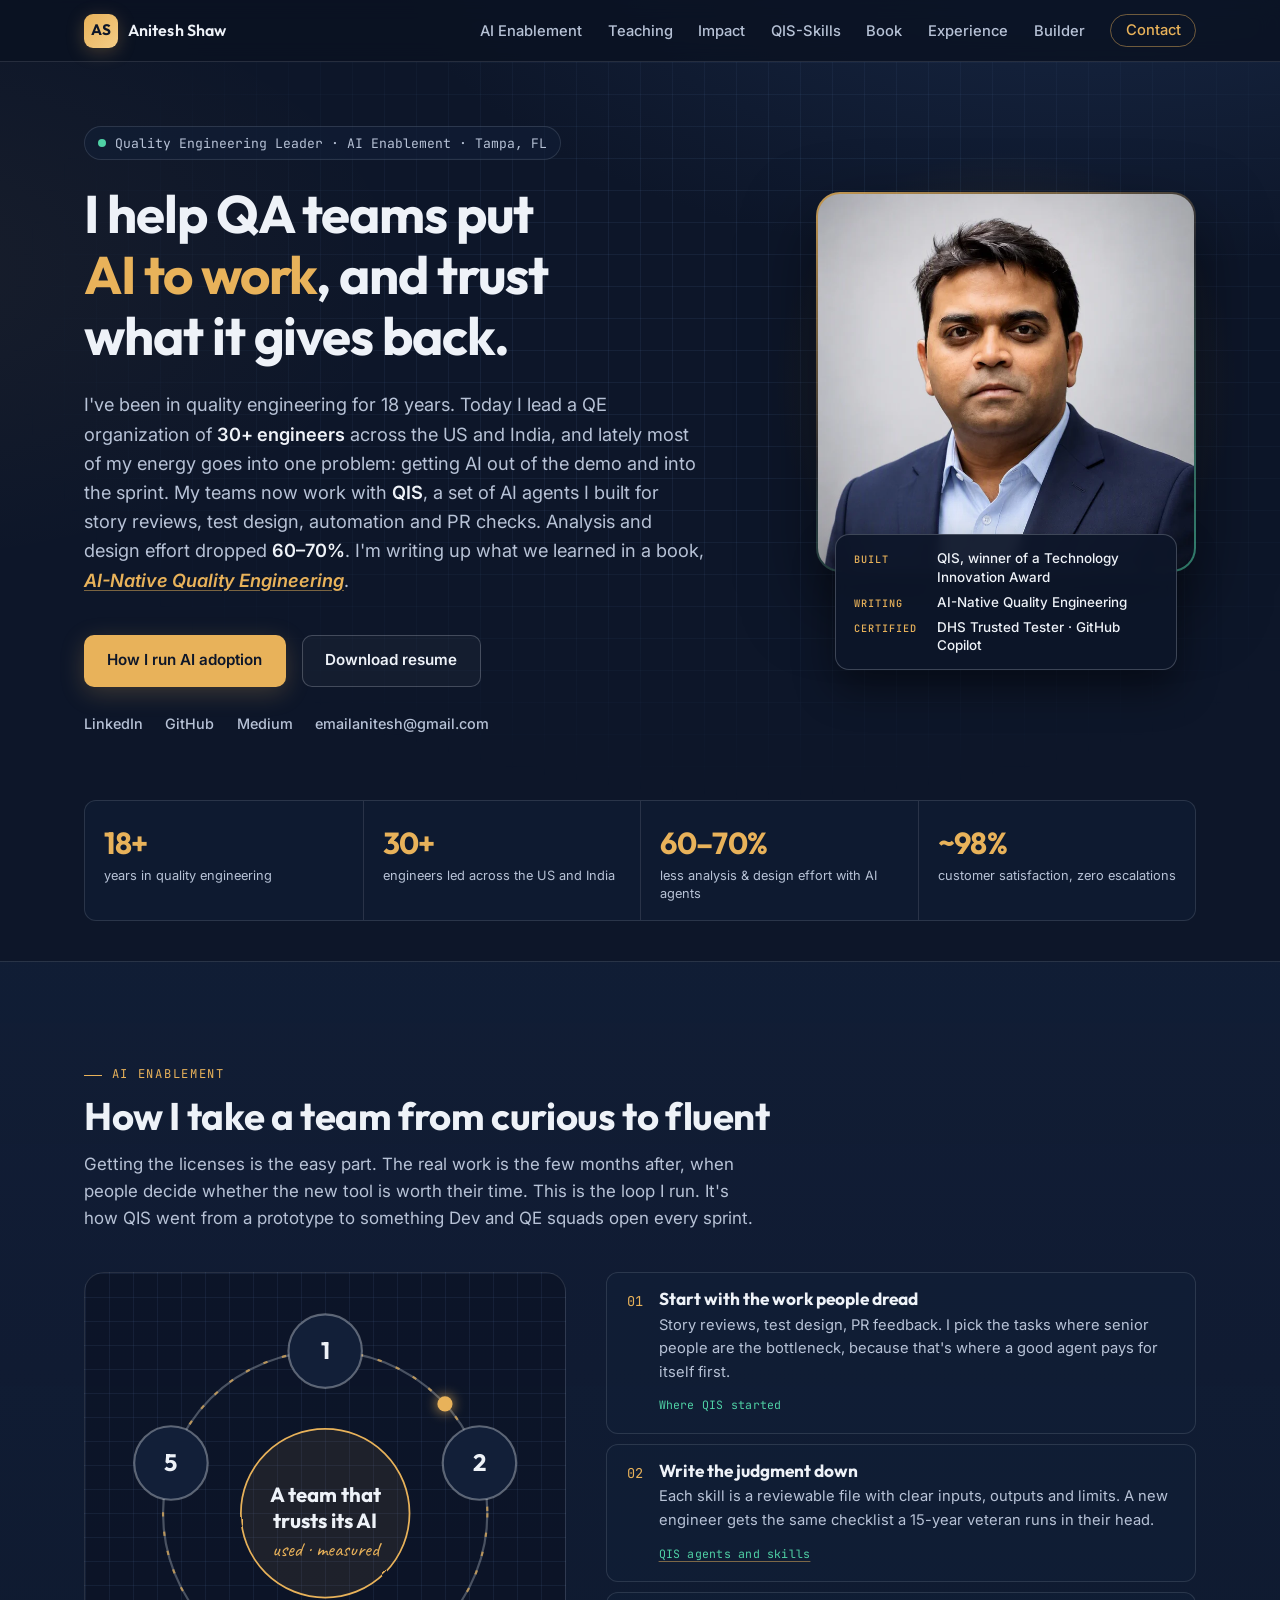
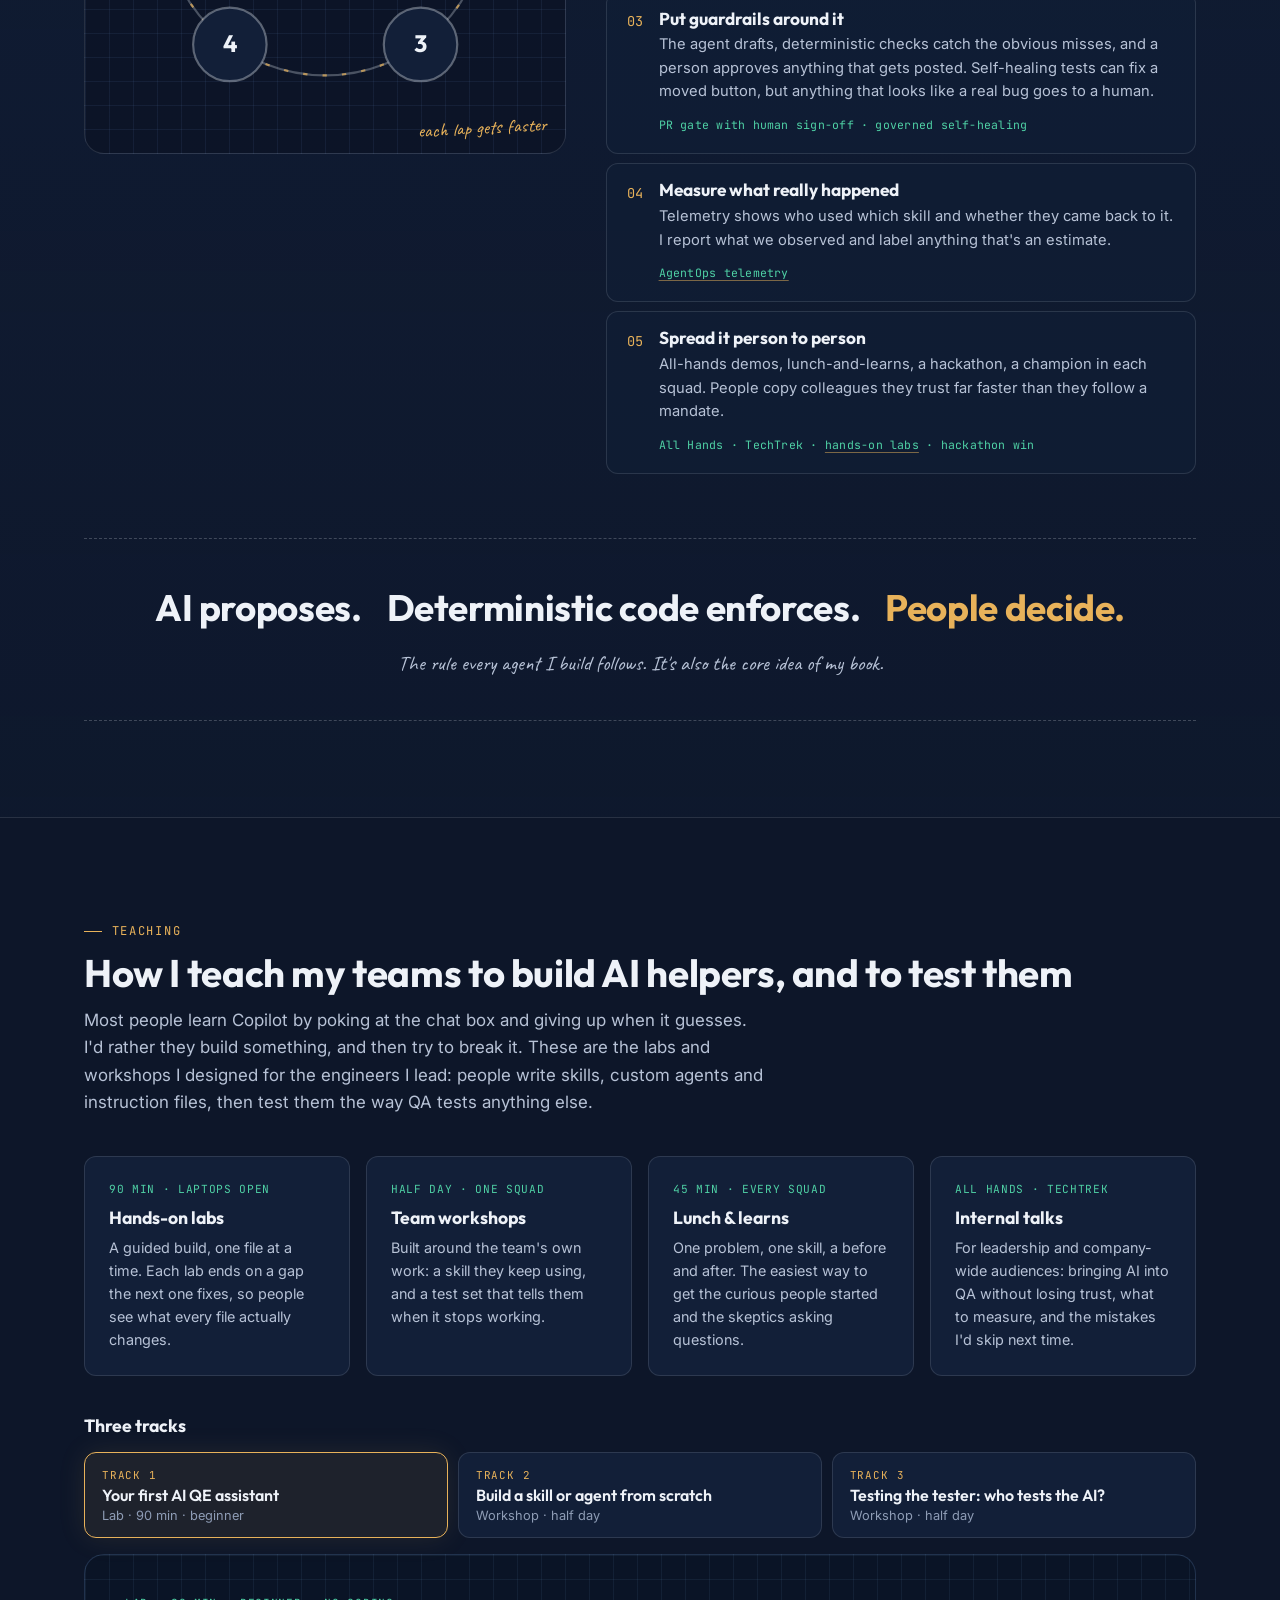
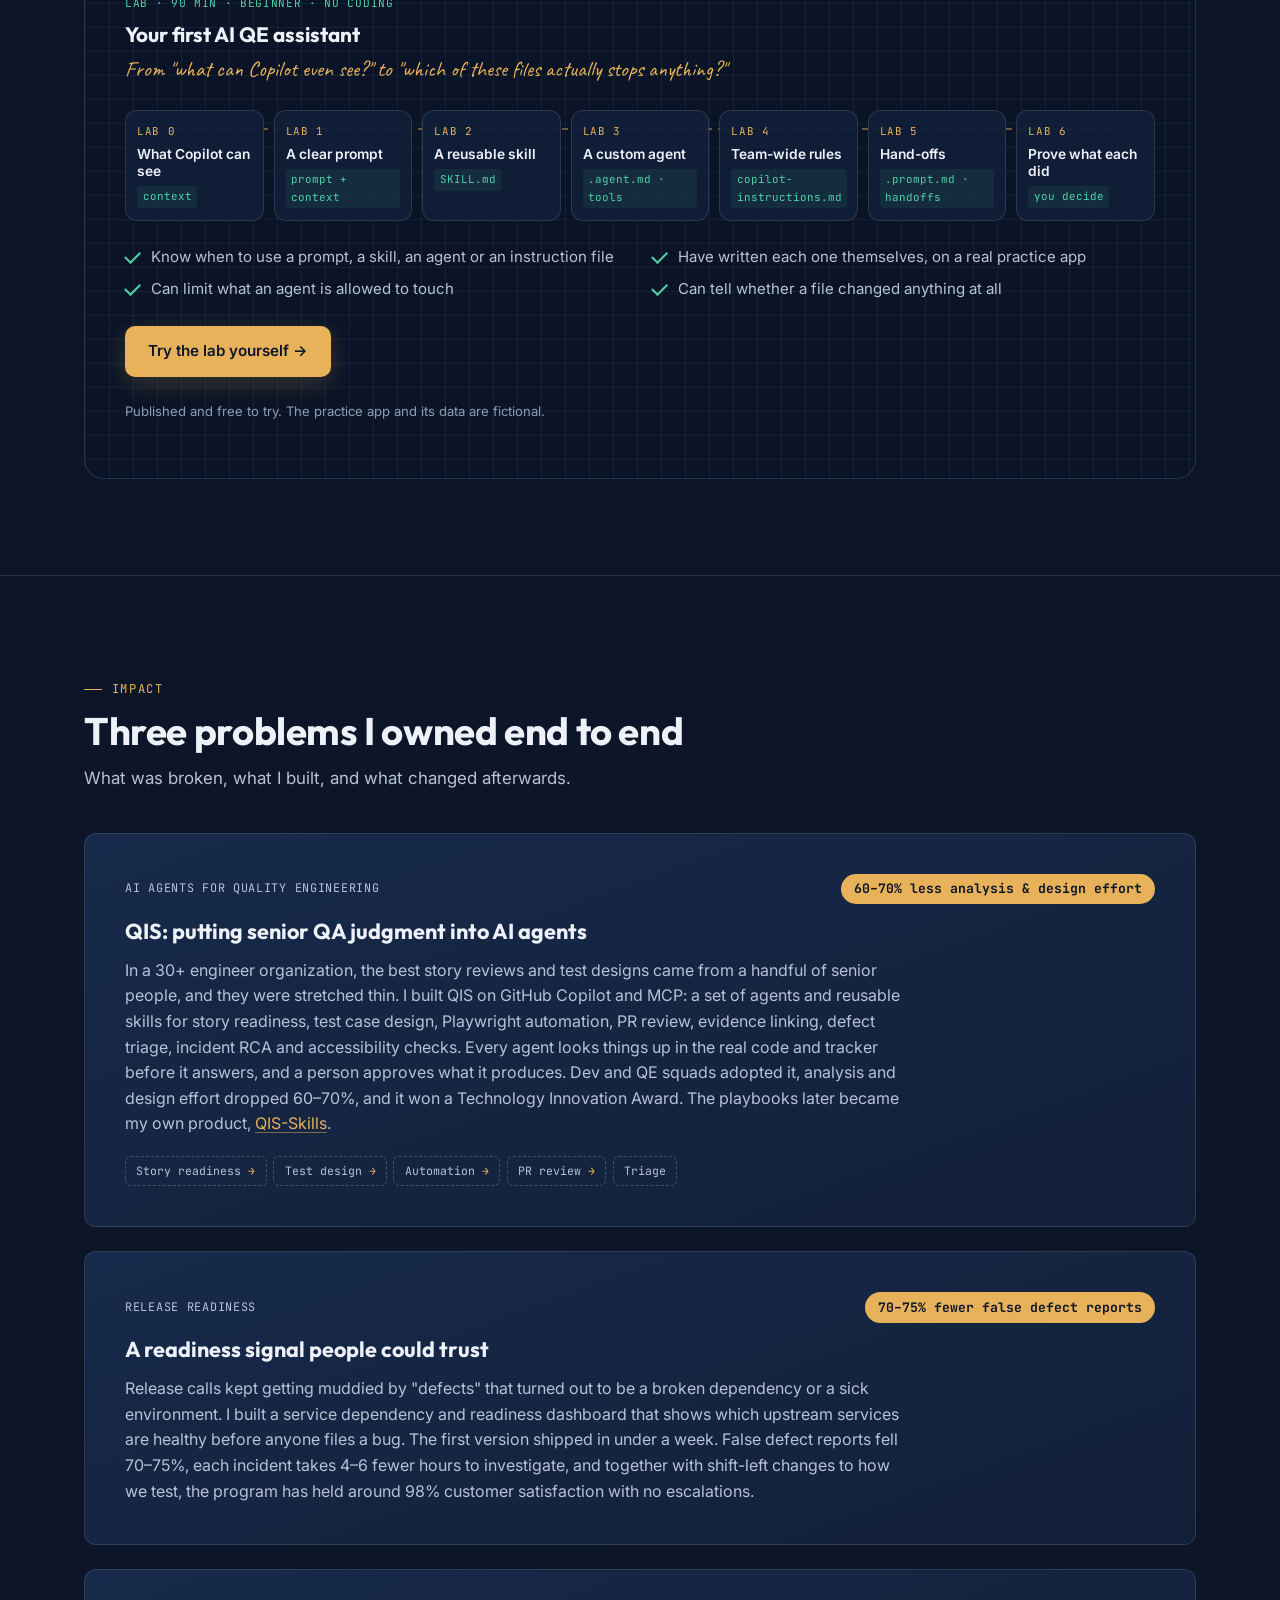
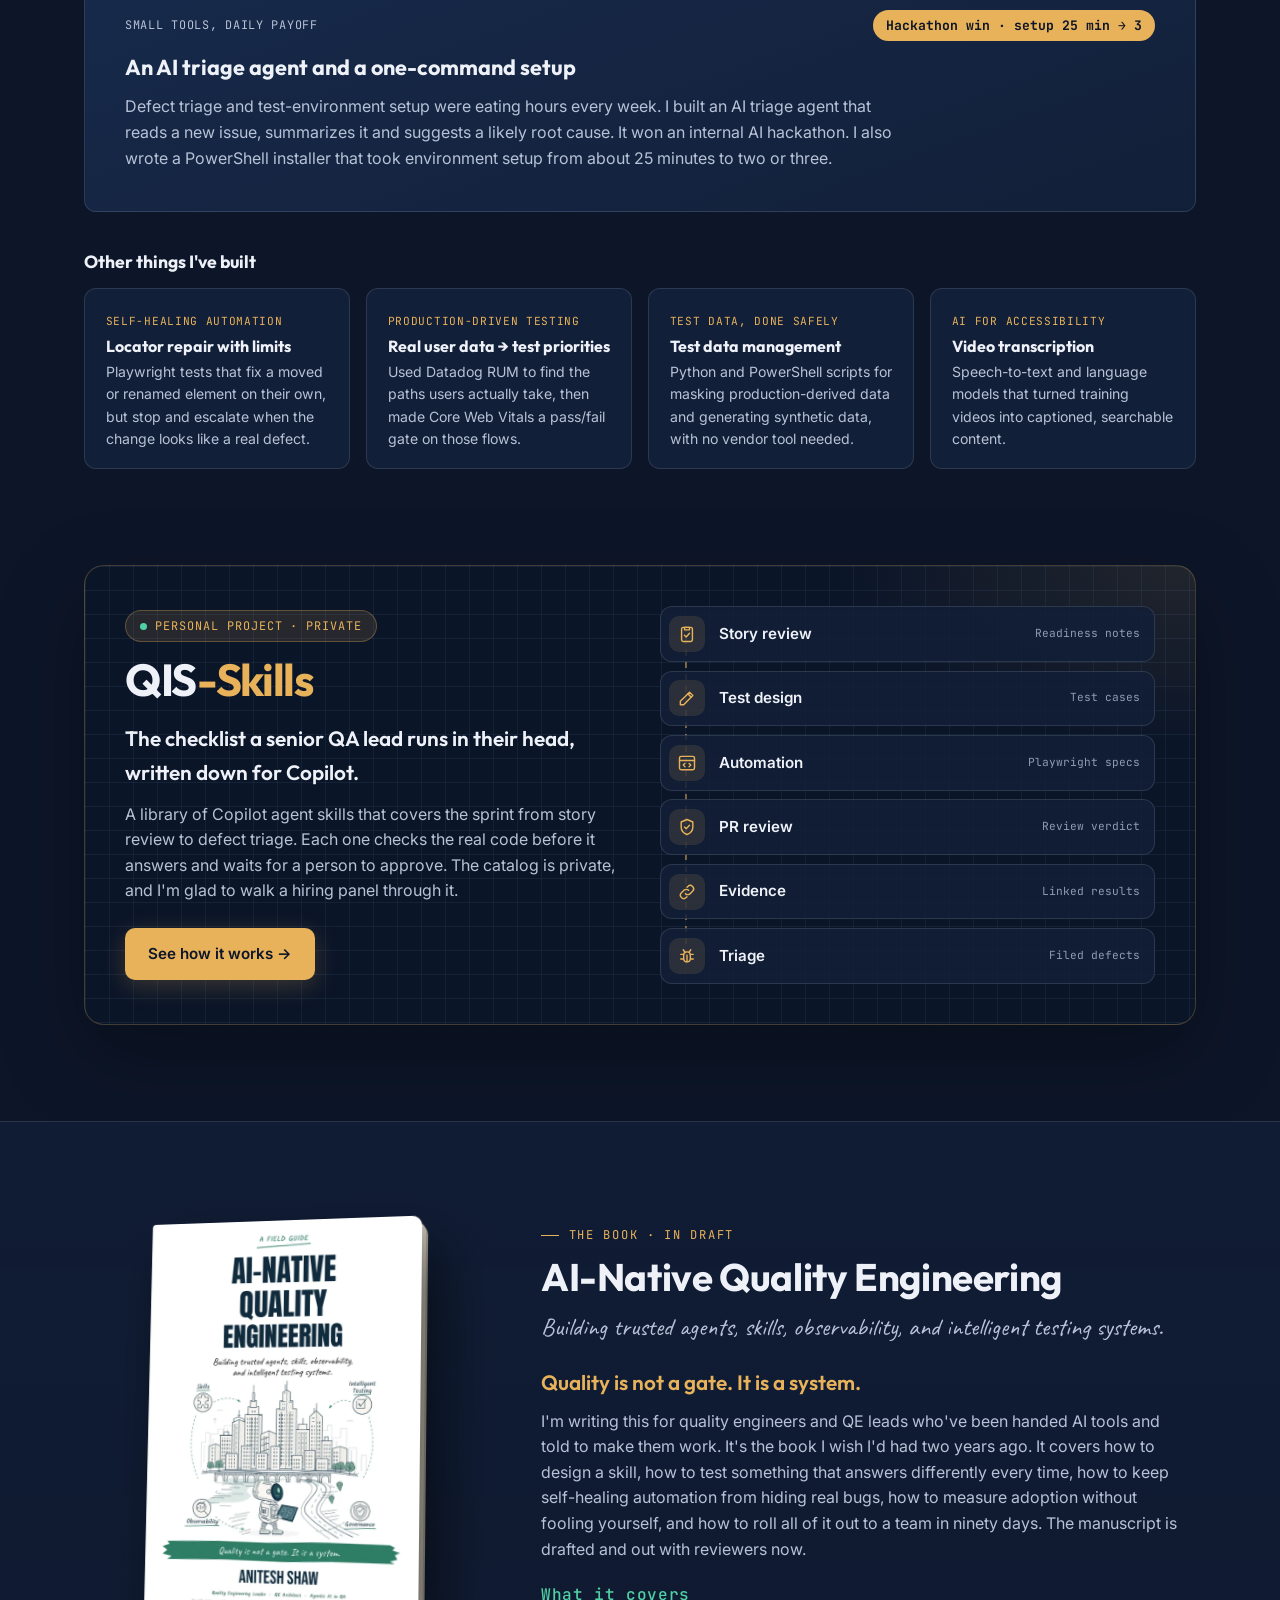
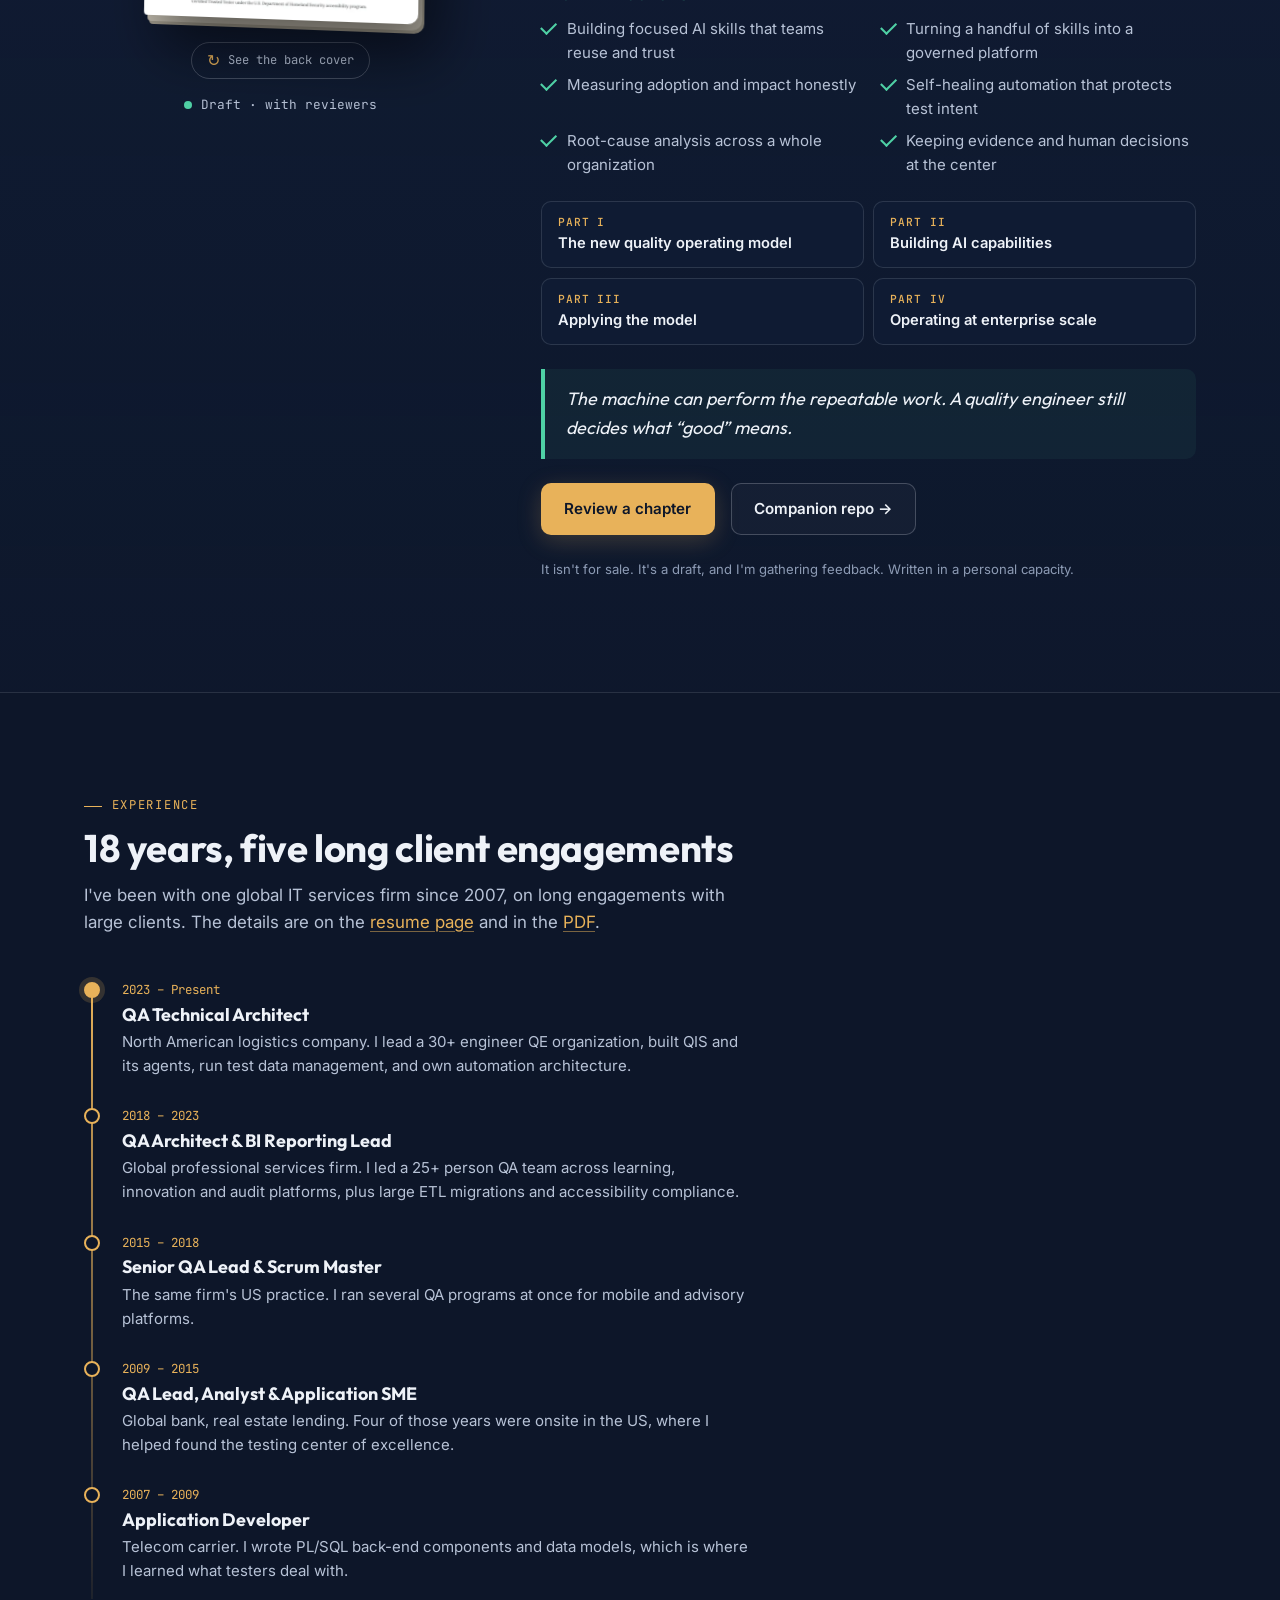
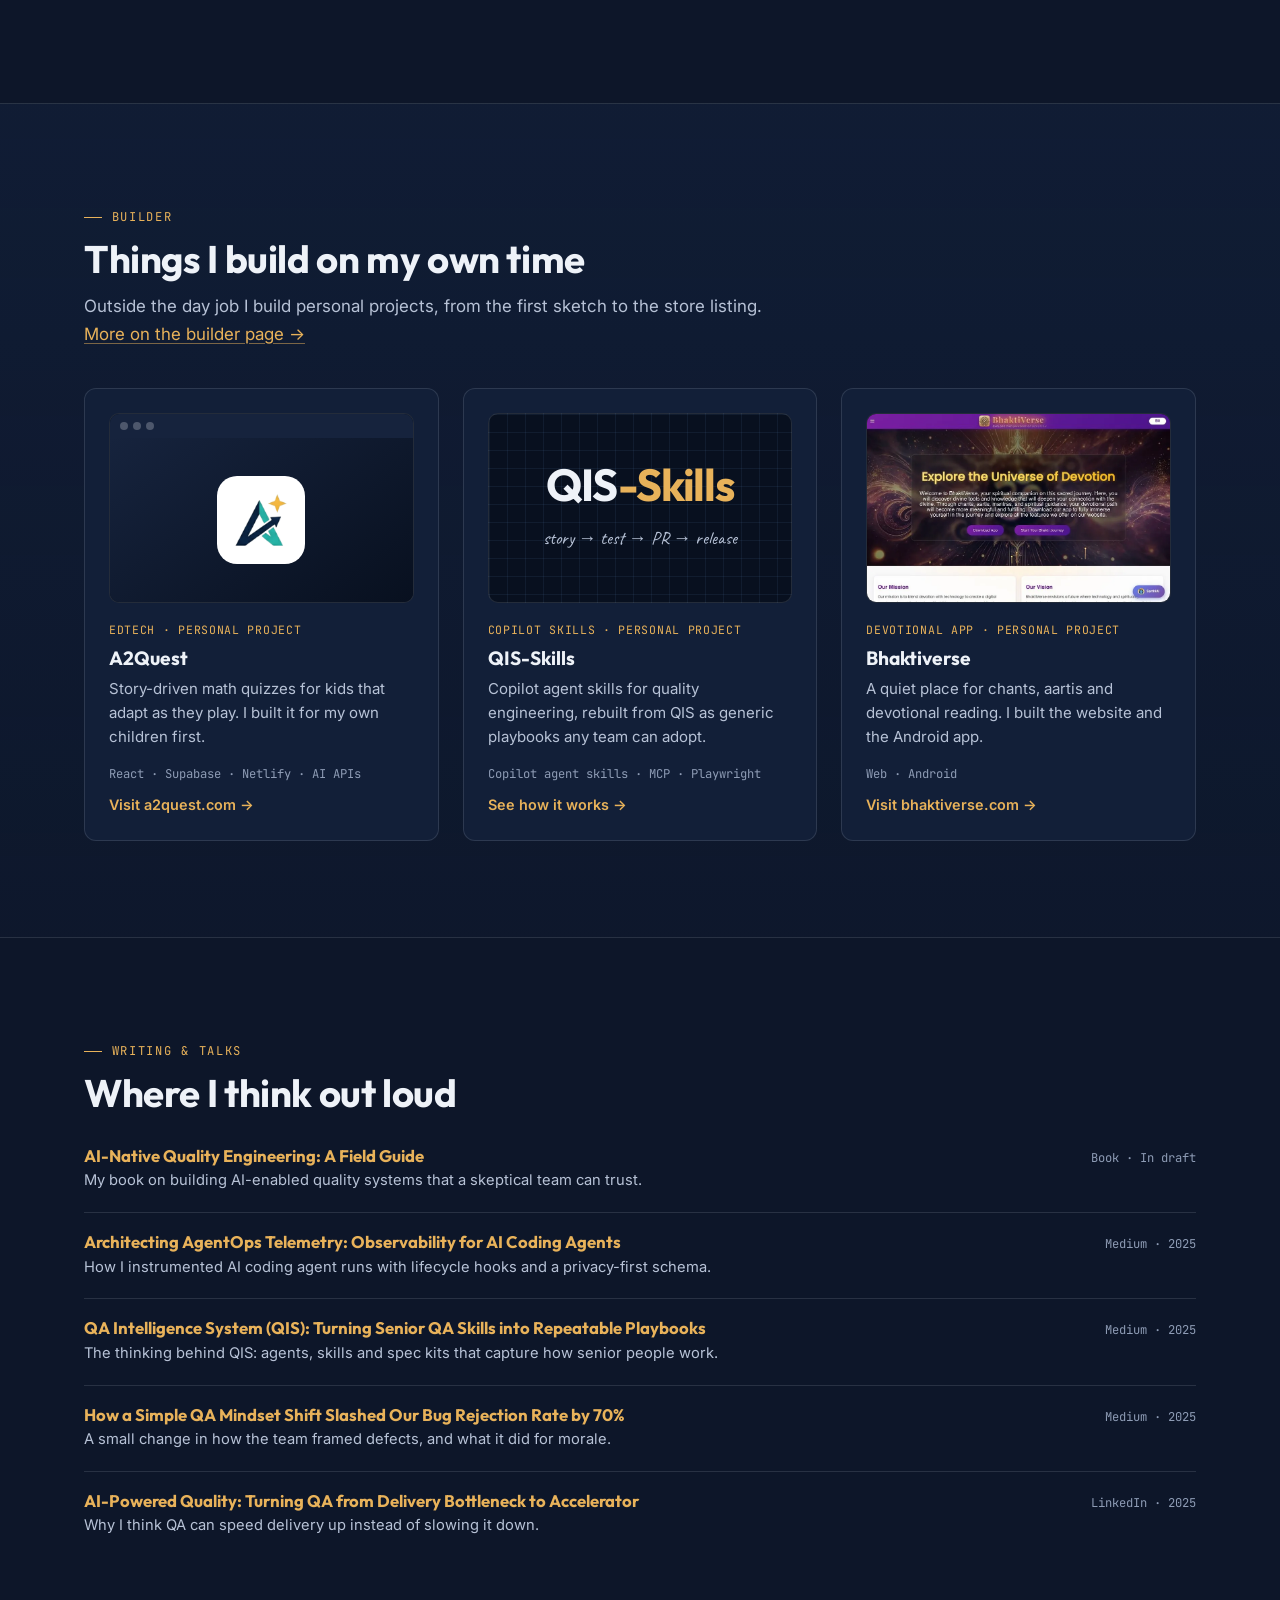
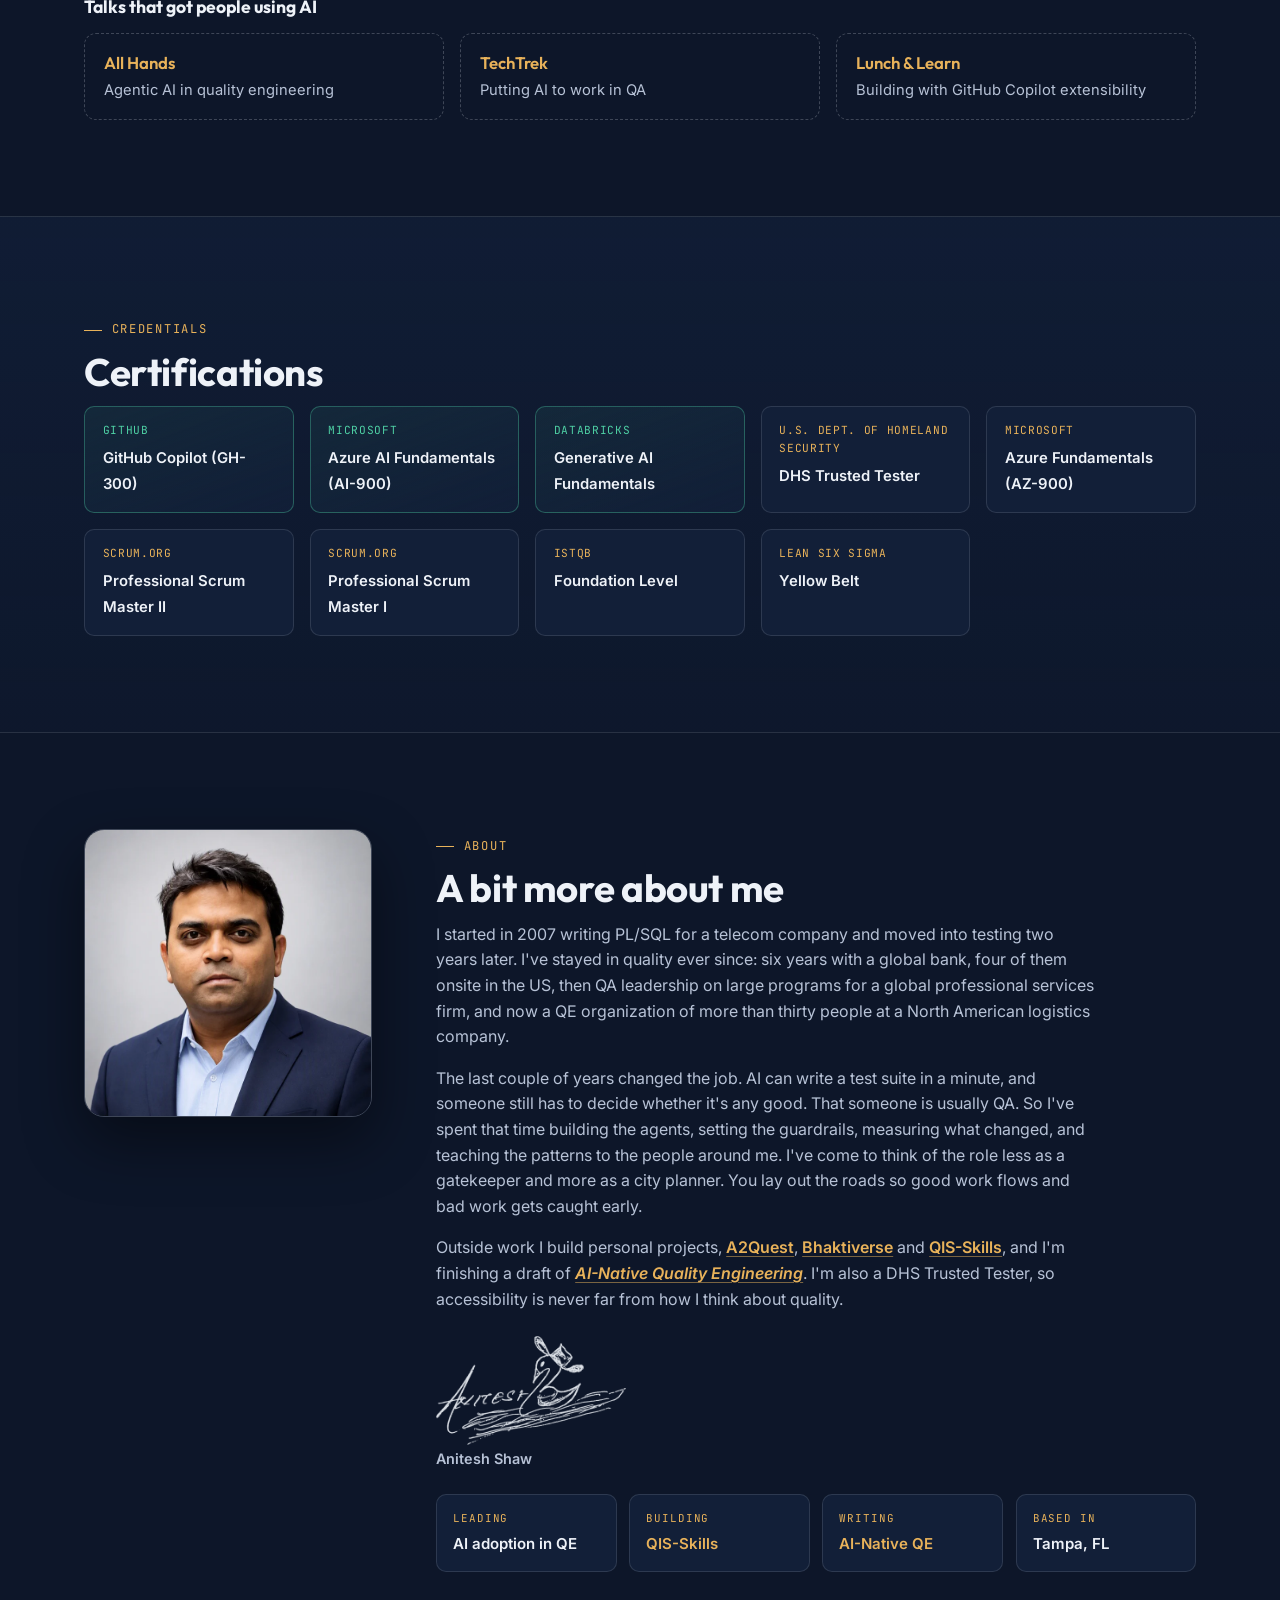
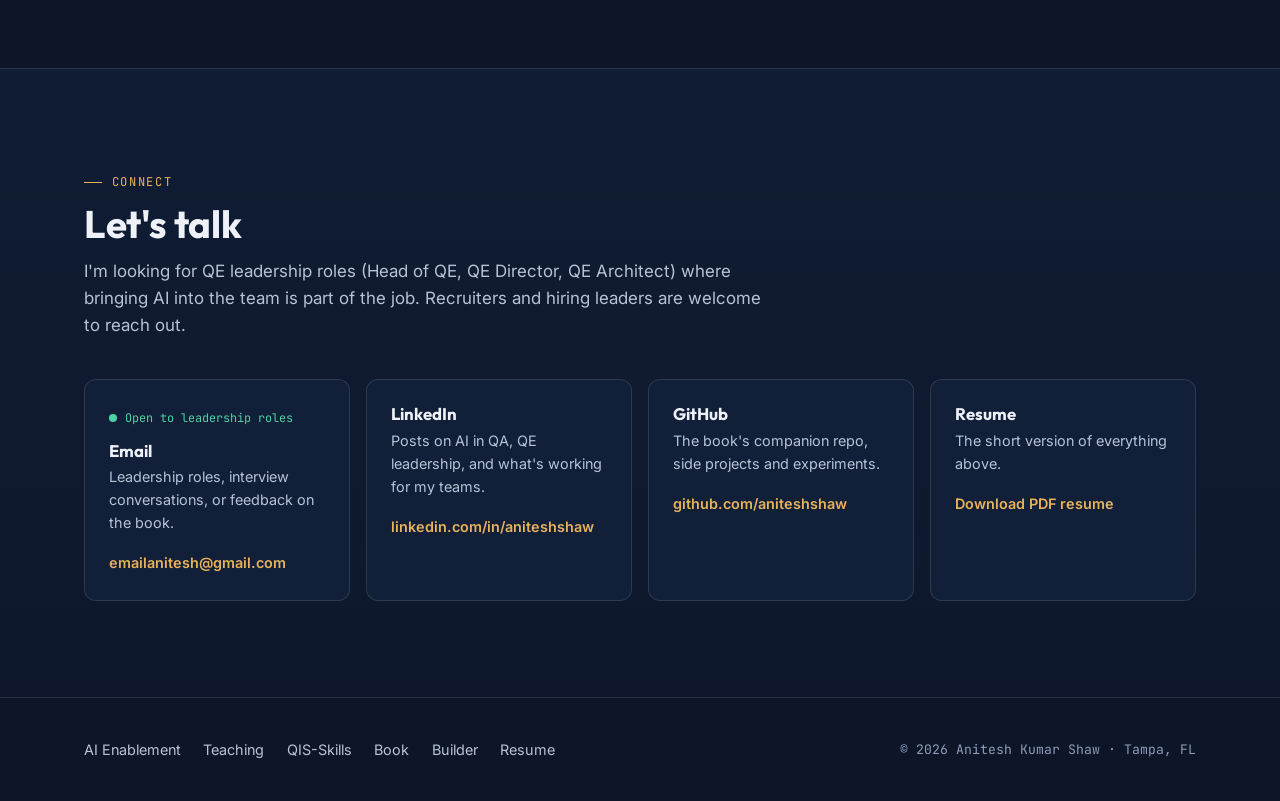
<file: index.html>
<!DOCTYPE html>
<html lang="en">
<head>
<meta charset="UTF-8" />
<meta name="viewport" content="width=device-width, initial-scale=1.0" />
<title>Anitesh Shaw — Quality Engineering Leader · AI Enablement</title>
<meta name="description" content="Anitesh Shaw leads quality engineering teams and helps them put AI to work. 18+ years in QE, a 30+ engineer organization, AI agents that cut QA analysis and design effort 60–70%, and a book in progress: AI-Native Quality Engineering." />
<meta name="author" content="Anitesh Kumar Shaw" />
<link rel="canonical" href="https://aniteshshaw.github.io/" />

<meta property="og:type" content="website" />
<meta property="og:url" content="https://aniteshshaw.github.io/" />
<meta property="og:title" content="Anitesh Shaw — Quality Engineering Leader · AI Enablement" />
<meta property="og:description" content="I help QA teams put AI to work, and trust what it gives back." />
<meta property="og:image" content="https://aniteshshaw.github.io/assets/og-image.png" />
<meta property="og:image:width" content="1200" />
<meta property="og:image:height" content="630" />

<meta name="twitter:card" content="summary_large_image" />
<meta name="twitter:title" content="Anitesh Shaw — Quality Engineering Leader · AI Enablement" />
<meta name="twitter:description" content="I help QA teams put AI to work, and trust what it gives back." />
<meta name="twitter:image" content="https://aniteshshaw.github.io/assets/og-image.png" />

<link rel="icon" href="assets/favicon.svg" type="image/svg+xml" />
<link rel="preconnect" href="https://fonts.googleapis.com" />
<link rel="preconnect" href="https://fonts.gstatic.com" crossorigin />
<link href="https://fonts.googleapis.com/css2?family=Outfit:wght@500;600;700&family=Inter:wght@400;500;600&family=JetBrains+Mono:wght@400;500;700&family=Caveat:wght@500;700&display=swap" rel="stylesheet" />
<link rel="stylesheet" href="css/style.css?v=20261027a" />
<script>document.documentElement.classList.add('js');</script>

<script type="application/ld+json">
{
  "@context": "https://schema.org",
  "@type": "Person",
  "name": "Anitesh Kumar Shaw",
  "jobTitle": "Quality Engineering Leader",
  "description": "Quality engineering leader who helps QA teams adopt AI.",
  "url": "https://aniteshshaw.github.io/",
  "image": "https://aniteshshaw.github.io/assets/headshot.webp",
  "email": "mailto:emailanitesh@gmail.com",
  "knowsAbout": ["Quality engineering", "AI agents for testing", "AI adoption", "Test automation architecture", "Playwright", "Accessibility testing"],
  "address": { "@type": "PostalAddress", "addressLocality": "Tampa", "addressRegion": "FL", "addressCountry": "US" },
  "sameAs": [
    "https://www.linkedin.com/in/aniteshshaw/",
    "https://github.com/aniteshshaw",
    "https://medium.com/@emailanitesh"
  ]
}
</script>
</head>
<body class="page-home">
<a class="skip-link" href="#main">Skip to main content</a>

<header class="site-header">
  <nav class="nav" aria-label="Primary">
    <a class="nav__logo" href="#hero"><span class="nav__logo-mark">AS</span><span class="nav__logo-sub">Anitesh Shaw</span></a>
    <button class="nav__toggle" id="navToggle" aria-expanded="false" aria-controls="navMenu" aria-label="Open navigation menu">
      <span class="nav__bar" aria-hidden="true"></span>
      <span class="nav__bar" aria-hidden="true"></span>
      <span class="nav__bar" aria-hidden="true"></span>
    </button>
    <ul class="nav__menu" id="navMenu">
      <li><a href="#enablement">AI Enablement</a></li>
      <li><a href="#training">Teaching</a></li>
      <li><a href="#case-studies">Impact</a></li>
      <li><a href="qis-skills/">QIS-Skills</a></li>
      <li><a href="#book">Book</a></li>
      <li><a href="#experience">Experience</a></li>
      <li><a href="personal/">Builder</a></li>
      <li><a href="#contact" class="nav__cta">Contact</a></li>
    </ul>
  </nav>
</header>

<main id="main">

  <!-- HERO -->
  <section id="hero" class="hero hero--home" aria-labelledby="hero-title">
    <div class="hero__bg" aria-hidden="true"></div>
    <div class="container hero__grid">
      <div class="hero__copy">
        <p class="hero__kicker"><span class="live-dot" aria-hidden="true"></span>Quality Engineering Leader · AI Enablement · Tampa, FL</p>
        <h1 id="hero-title">I help QA teams put <span class="accent">AI to work</span>, and trust what it gives back.</h1>
        <p class="hero__lead">
          I've been in quality engineering for 18 years. Today I lead a QE organization of
          <strong>30+ engineers</strong> across the US and India, and lately most of my energy goes into one
          problem: getting AI out of the demo and into the sprint. My teams now work with <strong>QIS</strong>,
          a set of AI agents I built for story reviews, test design, automation and PR checks. Analysis and
          design effort dropped <strong>60–70%</strong>. I'm writing up what we learned in a book,
          <a href="#book"><em>AI-Native Quality Engineering</em></a>.
        </p>
        <div class="hero__ctas">
          <a class="btn btn--primary" href="#enablement">How I run AI adoption</a>
          <a class="btn btn--secondary" href="assets/resume.pdf">Download resume</a>
        </div>
        <ul class="hero__socials">
          <li><a href="https://www.linkedin.com/in/aniteshshaw/">LinkedIn</a></li>
          <li><a href="https://github.com/aniteshshaw">GitHub</a></li>
          <li><a href="https://medium.com/@emailanitesh">Medium</a></li>
          <li><a href="mailto:emailanitesh@gmail.com">emailanitesh@gmail.com</a></li>
        </ul>
      </div>

      <figure class="portrait">
        <div class="portrait__photo">
          <img src="assets/headshot.webp" alt="Portrait of Anitesh Kumar Shaw" width="720" height="720" fetchpriority="high" />
        </div>
        <figcaption class="portrait__card">
          <ul class="portrait__facts" aria-label="Highlights">
            <li><span>Built</span>QIS, winner of a Technology Innovation Award</li>
            <li><span>Writing</span>AI-Native Quality Engineering</li>
            <li><span>Certified</span>DHS Trusted Tester · GitHub Copilot</li>
          </ul>
        </figcaption>
      </figure>
    </div>

    <div class="container">
      <ul class="stat-strip" aria-label="Career highlights">
        <li><span class="stat-strip__v" data-count="18" data-suffix="+">18+</span><span class="stat-strip__l">years in quality engineering</span></li>
        <li><span class="stat-strip__v" data-count="30" data-suffix="+">30+</span><span class="stat-strip__l">engineers led across the US and India</span></li>
        <li><span class="stat-strip__v">60–70%</span><span class="stat-strip__l">less analysis &amp; design effort with AI agents</span></li>
        <li><span class="stat-strip__v">~98%</span><span class="stat-strip__l">customer satisfaction, zero escalations</span></li>
      </ul>
    </div>
  </section>

  <!-- AI ENABLEMENT -->
  <section id="enablement" class="section section--alt" aria-labelledby="enablement-title">
    <div class="container">
      <span class="section__label">AI Enablement</span>
      <h2 class="section__title" id="enablement-title">How I take a team from curious to fluent</h2>
      <p class="section__lead">
        Getting the licenses is the easy part. The real work is the few months after, when people decide
        whether the new tool is worth their time. This is the loop I run. It's how QIS went from a
        prototype to something Dev and QE squads open every sprint.
      </p>

      <div class="flywheel" data-flywheel>
        <div class="flywheel__viz reveal" aria-hidden="true">
          <svg viewBox="0 0 400 400" class="flywheel__svg">
            <defs>
              <filter id="fw-ink"><feTurbulence type="fractalNoise" baseFrequency="0.03" numOctaves="2" seed="4"/><feDisplacementMap in="SourceGraphic" scale="1.4"/></filter>
            </defs>
            <circle cx="200" cy="200" r="150" class="fw-track" filter="url(#fw-ink)"/>
            <circle cx="200" cy="200" r="150" class="fw-flow"/>
            <g class="fw-stage" data-i="0"><circle cx="200" cy="50" r="34"/><text x="200" y="57">1</text></g>
            <g class="fw-stage" data-i="1"><circle cx="342.7" cy="153.6" r="34"/><text x="342.7" y="160.6">2</text></g>
            <g class="fw-stage" data-i="2"><circle cx="288.2" cy="321.4" r="34"/><text x="288.2" y="328.4">3</text></g>
            <g class="fw-stage" data-i="3"><circle cx="111.8" cy="321.4" r="34"/><text x="111.8" y="328.4">4</text></g>
            <g class="fw-stage" data-i="4"><circle cx="57.3" cy="153.6" r="34"/><text x="57.3" y="160.6">5</text></g>
            <circle cx="200" cy="200" r="78" class="fw-hub" filter="url(#fw-ink)"/>
            <text x="200" y="190" class="fw-hub-t">A team that</text>
            <text x="200" y="214" class="fw-hub-t">trusts its AI</text>
            <text x="200" y="240" class="fw-hub-s">used · measured</text>
            <circle cx="200" cy="50" r="7" class="fw-packet"/>
          </svg>
          <p class="flywheel__note">each lap gets faster</p>
        </div>

        <ol class="stages">
          <li class="stage reveal">
            <span class="stage__n">01</span>
            <div>
              <h3>Start with the work people dread</h3>
              <p>Story reviews, test design, PR feedback. I pick the tasks where senior people are the bottleneck, because that's where a good agent pays for itself first.</p>
              <span class="evidence">Where QIS started</span>
            </div>
          </li>
          <li class="stage reveal">
            <span class="stage__n">02</span>
            <div>
              <h3>Write the judgment down</h3>
              <p>Each skill is a reviewable file with clear inputs, outputs and limits. A new engineer gets the same checklist a 15-year veteran runs in their head.</p>
              <span class="evidence"><a href="qis-skills/">QIS agents and skills</a></span>
            </div>
          </li>
          <li class="stage reveal">
            <span class="stage__n">03</span>
            <div>
              <h3>Put guardrails around it</h3>
              <p>The agent drafts, deterministic checks catch the obvious misses, and a person approves anything that gets posted. Self-healing tests can fix a moved button, but anything that looks like a real bug goes to a human.</p>
              <span class="evidence">PR gate with human sign-off · governed self-healing</span>
            </div>
          </li>
          <li class="stage reveal">
            <span class="stage__n">04</span>
            <div>
              <h3>Measure what really happened</h3>
              <p>Telemetry shows who used which skill and whether they came back to it. I report what we observed and label anything that's an estimate.</p>
              <span class="evidence"><a href="https://medium.com/@emailanitesh/architecting-agentops-telemetry-how-i-built-observability-for-ai-coding-agents-with-lifecycle-d4ed71e38237">AgentOps telemetry</a></span>
            </div>
          </li>
          <li class="stage reveal">
            <span class="stage__n">05</span>
            <div>
              <h3>Spread it person to person</h3>
              <p>All-hands demos, lunch-and-learns, a hackathon, a champion in each squad. People copy colleagues they trust far faster than they follow a mandate.</p>
              <span class="evidence">All Hands · TechTrek · <a href="#training">hands-on labs</a> · hackathon win</span>
            </div>
          </li>
        </ol>
      </div>

      <blockquote class="principle reveal">
        <p><span>AI proposes.</span> <span>Deterministic code enforces.</span> <span class="accent">People decide.</span></p>
        <footer>The rule every agent I build follows. It's also the core idea of my book.</footer>
      </blockquote>
    </div>
  </section>

  <!-- TRAINING -->
  <section id="training" class="section" aria-labelledby="training-title">
    <div class="container">
      <span class="section__label">Teaching</span>
      <h2 class="section__title" id="training-title">How I teach my teams to build AI helpers, and to test them</h2>
      <p class="section__lead">
        Most people learn Copilot by poking at the chat box and giving up when it guesses. I'd rather they
        build something, and then try to break it. These are the labs and workshops I designed for the
        engineers I lead: people write skills, custom agents and instruction files, then test them the way
        QA tests anything else.
      </p>

      <div class="formats">
        <article class="format-card reveal">
          <span class="format-card__meta">90 min · laptops open</span>
          <h3>Hands-on labs</h3>
          <p>A guided build, one file at a time. Each lab ends on a gap the next one fixes, so people see what every file actually changes.</p>
        </article>
        <article class="format-card reveal">
          <span class="format-card__meta">Half day · one squad</span>
          <h3>Team workshops</h3>
          <p>Built around the team's own work: a skill they keep using, and a test set that tells them when it stops working.</p>
        </article>
        <article class="format-card reveal">
          <span class="format-card__meta">45 min · every squad</span>
          <h3>Lunch &amp; learns</h3>
          <p>One problem, one skill, a before and after. The easiest way to get the curious people started and the skeptics asking questions.</p>
        </article>
        <article class="format-card reveal">
          <span class="format-card__meta">All Hands · TechTrek</span>
          <h3>Internal talks</h3>
          <p>For leadership and company-wide audiences: bringing AI into QA without losing trust, what to measure, and the mistakes I'd skip next time.</p>
        </article>
      </div>

      <h3 class="subhead">Three tracks</h3>
      <div class="tracks" data-tracks>
      <div class="tracks__tabs" role="tablist" aria-label="Workshop tracks">
        <button class="tracks__tab" type="button" role="tab" id="tab-first" aria-controls="track-first" aria-selected="true">
          <span class="tracks__tab-n">Track 1</span><span class="tracks__tab-t">Your first AI QE assistant</span><span class="tracks__tab-m">Lab · 90 min · beginner</span>
        </button>
        <button class="tracks__tab" type="button" role="tab" id="tab-build" aria-controls="track-build" aria-selected="false" tabindex="-1">
          <span class="tracks__tab-n">Track 2</span><span class="tracks__tab-t">Build a skill or agent from scratch</span><span class="tracks__tab-m">Workshop · half day</span>
        </button>
        <button class="tracks__tab" type="button" role="tab" id="tab-test" aria-controls="track-test" aria-selected="false" tabindex="-1">
          <span class="tracks__tab-n">Track 3</span><span class="tracks__tab-t">Testing the tester: who tests the AI?</span><span class="tracks__tab-m">Workshop · half day</span>
        </button>
      </div>
      <article class="lab-path track reveal" id="track-first" role="tabpanel" aria-labelledby="tab-first" tabindex="0">
        <div class="lab-path__head">
          <span class="format-card__meta">Lab · 90 min · beginner · no coding</span>
          <h3>Your first AI QE assistant</h3>
          <p>From "what can Copilot even see?" to "which of these files actually stops anything?"</p>
        </div>
        <ol class="lab-track">
            <li style="--i:0"><span class="lab-track__n">Lab 0</span><strong>What Copilot can see</strong><code>context</code></li>
            <li style="--i:1"><span class="lab-track__n">Lab 1</span><strong>A clear prompt</strong><code>prompt + context</code></li>
            <li style="--i:2"><span class="lab-track__n">Lab 2</span><strong>A reusable skill</strong><code>SKILL.md</code></li>
            <li style="--i:3"><span class="lab-track__n">Lab 3</span><strong>A custom agent</strong><code>.agent.md · tools</code></li>
            <li style="--i:4"><span class="lab-track__n">Lab 4</span><strong>Team-wide rules</strong><code>copilot-instructions.md</code></li>
            <li style="--i:5"><span class="lab-track__n">Lab 5</span><strong>Hand-offs</strong><code>.prompt.md · handoffs</code></li>
            <li style="--i:6"><span class="lab-track__n">Lab 6</span><strong>Prove what each did</strong><code>you decide</code></li>
        </ol>
        <ul class="checklist lab-path__outcomes" aria-label="What people leave with">
            <li>Know when to use a prompt, a skill, an agent or an instruction file</li>
            <li>Have written each one themselves, on a real practice app</li>
            <li>Can limit what an agent is allowed to touch</li>
            <li>Can tell whether a file changed anything at all</li>
        </ul>
        <div class="hero__ctas">
          <a class="btn btn--primary" href="https://github.com/aniteshshaw/ai-native-qe-companion/tree/main/labs/first-ai-qe-assistant">Try the lab yourself →</a>
        </div>
        <p class="fineprint">Published and free to try. The practice app and its data are fictional.</p>
      </article>
      <article class="lab-path track reveal" id="track-build" role="tabpanel" aria-labelledby="tab-build" tabindex="0">
        <div class="lab-path__head">
          <span class="format-card__meta">Workshop · half day · intermediate</span>
          <h3>Build a skill or agent from scratch</h3>
          <p>Start from a chore your team hates. Leave with a skill you would trust in a real sprint.</p>
        </div>
        <ol class="lab-track">
            <li style="--i:0"><span class="lab-track__n">Step 1</span><strong>Pick the smallest tool</strong><code>decision ladder</code></li>
            <li style="--i:1"><span class="lab-track__n">Step 2</span><strong>Write the contract</strong><code>inputs · outputs · limits</code></li>
            <li style="--i:2"><span class="lab-track__n">Step 3</span><strong>Nail the description</strong><code>description:</code></li>
            <li style="--i:3"><span class="lab-track__n">Step 4</span><strong>Write the playbook</strong><code>SKILL.md + references/</code></li>
            <li style="--i:4"><span class="lab-track__n">Step 5</span><strong>Put it on a leash</strong><code>.agent.md · tools</code></li>
            <li style="--i:5"><span class="lab-track__n">Step 6</span><strong>Give it an owner</strong><code>capability record</code></li>
            <li style="--i:6"><span class="lab-track__n">Step 7</span><strong>Draft, test, repeat</strong><code>the loop</code></li>
        </ol>
        <ul class="checklist lab-path__outcomes" aria-label="What people leave with">
            <li>A working skill or agent, built on your own task</li>
            <li>A contract that says what it may and may not do</li>
            <li>A clear call on prompt vs skill vs agent for the next idea</li>
            <li>An owner, a version and a risk tier, written down</li>
        </ul>
        <div class="hero__ctas">
          <a class="btn btn--primary" href="https://github.com/aniteshshaw/ai-native-qe-companion/tree/main/templates">See the templates →</a>
        </div>
        <p class="fineprint">Built on the "Designing a Skill" chapter of my book and its companion templates.</p>
      </article>
      <article class="lab-path track reveal" id="track-test" role="tabpanel" aria-labelledby="tab-test" tabindex="0">
        <div class="lab-path__head">
          <span class="format-card__meta">Workshop · half day · for QA and SDETs</span>
          <h3>Testing the tester: who tests the AI?</h3>
          <p>QA tests everyone else’s work. This one is about testing the AI that now writes tests, reviews PRs and files bugs.</p>
        </div>
        <ol class="lab-track">
            <li style="--i:0"><span class="lab-track__n">Step 1</span><strong>A small, sharp eval set</strong><code>evaluation-case.yaml</code></li>
            <li style="--i:1"><span class="lab-track__n">Step 2</span><strong>Two kinds of check</strong><code>rules + judge</code></li>
            <li style="--i:2"><span class="lab-track__n">Step 3</span><strong>Score it honestly</strong><code>0–3 scorecard</code></li>
            <li style="--i:3"><span class="lab-track__n">Step 4</span><strong>Where did that fact come from?</strong><code>groundedness</code></li>
            <li style="--i:4"><span class="lab-track__n">Step 5</span><strong>Break it on purpose</strong><code>9 challenges</code></li>
            <li style="--i:5"><span class="lab-track__n">Step 6</span><strong>Same job, twice</strong><code>variation</code></li>
            <li style="--i:6"><span class="lab-track__n">Step 7</span><strong>Re-test on every change</strong><code>regression set</code></li>
        </ol>
        <ul class="checklist lab-path__outcomes" aria-label="What people leave with">
            <li>An evaluation set for a skill your team actually uses</li>
            <li>A scorecard you can defend in a review</li>
            <li>Nine ways to break a skill, tried as a group</li>
            <li>A clear rule for what blocks a release and what doesn’t</li>
        </ul>
        <div class="hero__ctas">
          <a class="btn btn--primary" href="https://github.com/aniteshshaw/ai-native-qe-companion/tree/main/templates">See the templates →</a>
        </div>
        <p class="fineprint">Built on the "Testing a Skill" and "Proving It Still Works" chapters and the Break the Skill workshop from my book.</p>
      </article>
      </div>
    </div>
  </section>

  <!-- CASE STUDIES -->
  <section id="case-studies" class="section" aria-labelledby="case-studies-title">
    <div class="container">
      <span class="section__label">Impact</span>
      <h2 class="section__title" id="case-studies-title">Three problems I owned end to end</h2>
      <p class="section__lead">What was broken, what I built, and what changed afterwards.</p>

      <div class="case-studies">
        <article class="case-study reveal">
          <div class="case-study__head">
            <span class="case-study__tag">AI agents for quality engineering</span>
            <span class="case-study__metric">60–70% less analysis &amp; design effort</span>
          </div>
          <h3>QIS: putting senior QA judgment into AI agents</h3>
          <p>
            In a 30+ engineer organization, the best story reviews and test designs came from a handful of
            senior people, and they were stretched thin. I built QIS on GitHub Copilot and MCP: a set of
            agents and reusable skills for story readiness, test case design, Playwright automation, PR review,
            evidence linking, defect triage, incident RCA and accessibility checks. Every agent looks things up
            in the real code and tracker before it answers, and a person approves what it produces. Dev and QE
            squads adopted it, analysis and design effort dropped 60–70%, and it won a Technology Innovation
            Award. The playbooks later became my own product, <a href="qis-skills/">QIS-Skills</a>.
          </p>
          <ol class="case-study__flow" aria-label="Where QIS works">
            <li>Story readiness</li><li>Test design</li><li>Automation</li><li>PR review</li><li>Triage</li>
          </ol>
        </article>

        <article class="case-study reveal">
          <div class="case-study__head">
            <span class="case-study__tag">Release readiness</span>
            <span class="case-study__metric">70–75% fewer false defect reports</span>
          </div>
          <h3>A readiness signal people could trust</h3>
          <p>
            Release calls kept getting muddied by "defects" that turned out to be a broken dependency or a
            sick environment. I built a service dependency and readiness dashboard that shows which upstream
            services are healthy before anyone files a bug. The first version shipped in under a week. False
            defect reports fell 70–75%, each incident takes 4–6 fewer hours to investigate, and together with
            shift-left changes to how we test, the program has held around 98% customer satisfaction with no
            escalations.
          </p>
        </article>

        <article class="case-study reveal">
          <div class="case-study__head">
            <span class="case-study__tag">Small tools, daily payoff</span>
            <span class="case-study__metric">Hackathon win · setup 25 min → 3</span>
          </div>
          <h3>An AI triage agent and a one-command setup</h3>
          <p>
            Defect triage and test-environment setup were eating hours every week. I built an AI triage agent
            that reads a new issue, summarizes it and suggests a likely root cause. It won an internal AI
            hackathon. I also wrote a PowerShell installer that took environment setup from about 25 minutes to
            two or three.
          </p>
        </article>
      </div>

      <h3 class="subhead">Other things I've built</h3>
      <div class="wins">
        <div class="win reveal">
          <span class="win__metric">Self-healing automation</span>
          <h4>Locator repair with limits</h4>
          <p>Playwright tests that fix a moved or renamed element on their own, but stop and escalate when the change looks like a real defect.</p>
        </div>
        <div class="win reveal">
          <span class="win__metric">Production-driven testing</span>
          <h4>Real user data → test priorities</h4>
          <p>Used Datadog RUM to find the paths users actually take, then made Core Web Vitals a pass/fail gate on those flows.</p>
        </div>
        <div class="win reveal">
          <span class="win__metric">Test data, done safely</span>
          <h4>Test data management</h4>
          <p>Python and PowerShell scripts for masking production-derived data and generating synthetic data, with no vendor tool needed.</p>
        </div>
        <div class="win reveal">
          <span class="win__metric">AI for accessibility</span>
          <h4>Video transcription</h4>
          <p>Speech-to-text and language models that turned training videos into captioned, searchable content.</p>
        </div>
      </div>
    </div>
  </section>

  <!-- QIS-SKILLS PRODUCT BAND -->
  <section id="qis-skills" class="section product-band" aria-labelledby="product-title">
    <div class="container">
      <div class="product-band__panel reveal">
        <div class="product-band__copy">
          <span class="product-badge">Personal project · Private</span>
          <h2 id="product-title"><span class="wordmark wordmark--sm">QIS<span>-Skills</span></span></h2>
          <p class="product-band__claim">The checklist a senior QA lead runs in their head, written down for Copilot.</p>
          <p>
            A library of Copilot agent skills that covers the sprint from story review to defect triage.
            Each one checks the real code before it answers and waits for a person to approve. The catalog
            is private, and I'm glad to walk a hiring panel through it.
          </p>
          <a class="btn btn--primary" href="qis-skills/">See how it works →</a>
        </div>
        <!-- qis:begin home-pipeline -->
<ol class="band-pipe" aria-label="Where the skills work, story to release">
          <li style="--i:0"><span class="band-pipe__row"><span class="band-pipe__ico"><svg class="ico" viewBox="0 0 24 24" fill="none" stroke="currentColor" stroke-width="1.7" stroke-linecap="round" stroke-linejoin="round" aria-hidden="true"><rect x="5.5" y="4" width="13" height="17" rx="2"/><path d="M9 4h6v3H9z"/><path d="m9 13.5 2 2 4-4.5"/></svg></span><span class="band-pipe__name">Story review</span><span class="band-pipe__art">Readiness notes</span></span></li>
          <li style="--i:1"><span class="band-pipe__row"><span class="band-pipe__ico"><svg class="ico" viewBox="0 0 24 24" fill="none" stroke="currentColor" stroke-width="1.7" stroke-linecap="round" stroke-linejoin="round" aria-hidden="true"><path d="M4 20h4L19 9l-4-4L4 16z"/><path d="m13 7 4 4"/></svg></span><span class="band-pipe__name">Test design</span><span class="band-pipe__art">Test cases</span></span></li>
          <li style="--i:2"><span class="band-pipe__row"><span class="band-pipe__ico"><svg class="ico" viewBox="0 0 24 24" fill="none" stroke="currentColor" stroke-width="1.7" stroke-linecap="round" stroke-linejoin="round" aria-hidden="true"><rect x="3" y="4" width="18" height="16" rx="2"/><path d="M3 9h18"/><path d="m9.5 12.5-2 2 2 2M14.5 12.5l2 2-2 2"/></svg></span><span class="band-pipe__name">Automation</span><span class="band-pipe__art">Playwright specs</span></span></li>
          <li style="--i:3"><span class="band-pipe__row"><span class="band-pipe__ico"><svg class="ico" viewBox="0 0 24 24" fill="none" stroke="currentColor" stroke-width="1.7" stroke-linecap="round" stroke-linejoin="round" aria-hidden="true"><path d="M12 3 5 6v6c0 4.5 3 7.5 7 9 4-1.5 7-4.5 7-9V6z"/><path d="m9 12 2 2 4-4"/></svg></span><span class="band-pipe__name">PR review</span><span class="band-pipe__art">Review verdict</span></span></li>
          <li style="--i:4"><span class="band-pipe__row"><span class="band-pipe__ico"><svg class="ico" viewBox="0 0 24 24" fill="none" stroke="currentColor" stroke-width="1.7" stroke-linecap="round" stroke-linejoin="round" aria-hidden="true"><path d="M10 14a4 4 0 0 0 5.7 0l3-3a4 4 0 0 0-5.7-5.7l-1 1"/><path d="M14 10a4 4 0 0 0-5.7 0l-3 3a4 4 0 0 0 5.7 5.7l1-1"/></svg></span><span class="band-pipe__name">Evidence</span><span class="band-pipe__art">Linked results</span></span></li>
          <li style="--i:5"><span class="band-pipe__row"><span class="band-pipe__ico"><svg class="ico" viewBox="0 0 24 24" fill="none" stroke="currentColor" stroke-width="1.7" stroke-linecap="round" stroke-linejoin="round" aria-hidden="true"><rect x="8" y="7" width="8" height="12" rx="4"/><path d="M12 11v8M4.5 10H8M16 10h3.5M4.5 15.5H8M16 15.5h3.5M9.5 7.5 7.5 4.5M14.5 7.5l2-3"/></svg></span><span class="band-pipe__name">Triage</span><span class="band-pipe__art">Filed defects</span></span></li>
        </ol>
<!-- qis:end home-pipeline -->
      </div>
    </div>
  </section>

  <!-- BOOK -->
  <section id="book" class="section section--alt book-feature" aria-labelledby="book-title">
    <div class="container book-feature__grid">
      <div class="book-feature__cover reveal">
        <div class="book-flip" data-book-flip>
          <div class="book-flip__inner">
            <img class="book-flip__face book-flip__face--front" src="assets/book/ai-native-qe-front.webp" alt="Front cover of AI-Native Quality Engineering: A Field Guide, by Anitesh Shaw. A sketched robot labelled QE studies a blueprint in front of a city skyline." width="640" height="914" loading="lazy" />
            <img class="book-flip__face book-flip__face--back" src="assets/book/ai-native-qe-back.webp" alt="Back cover of AI-Native Quality Engineering. It describes the book as a practical field guide for quality engineers and QE leaders, lists what readers learn, and includes a short author bio with photo." width="640" height="914" loading="lazy" aria-hidden="true" />
          </div>
        </div>
        <button class="book-flip__btn" type="button" aria-pressed="false" data-book-flip-btn><span aria-hidden="true">↻</span> <span class="book-flip__label">See the back cover</span></button>
        <p class="book-feature__status"><span class="live-dot" aria-hidden="true"></span>Draft · with reviewers</p>
      </div>

      <div class="book-feature__copy">
        <span class="section__label">The book · in draft</span>
        <h2 class="section__title" id="book-title">AI-Native Quality Engineering</h2>
        <p class="book-feature__sub">Building trusted agents, skills, observability, and intelligent testing systems.</p>
        <p class="book-feature__hook">Quality is not a gate. It is a system.</p>
        <p class="prose">
          I'm writing this for quality engineers and QE leads who've been handed AI tools and told to make
          them work. It's the book I wish I'd had two years ago. It covers how to design a skill, how to test
          something that answers differently every time, how to keep self-healing automation from hiding real
          bugs, how to measure adoption without fooling yourself, and how to roll all of it out to a team in
          ninety days. The manuscript is drafted and out with reviewers now.
        </p>

        <h3 class="book-feature__h">What it covers</h3>
        <ul class="checklist">
          <li>Building focused AI skills that teams reuse and trust</li>
          <li>Turning a handful of skills into a governed platform</li>
          <li>Measuring adoption and impact honestly</li>
          <li>Self-healing automation that protects test intent</li>
          <li>Root-cause analysis across a whole organization</li>
          <li>Keeping evidence and human decisions at the center</li>
        </ul>

        <ol class="parts" aria-label="Book structure">
          <li><span>Part I</span>The new quality operating model</li>
          <li><span>Part II</span>Building AI capabilities</li>
          <li><span>Part III</span>Applying the model</li>
          <li><span>Part IV</span>Operating at enterprise scale</li>
        </ol>

        <blockquote class="pull-quote">
          <p>The machine can perform the repeatable work. A quality engineer still decides what “good” means.</p>
        </blockquote>

        <div class="hero__ctas">
          <a class="btn btn--primary" href="mailto:emailanitesh@gmail.com?subject=Reviewing%20a%20chapter%20of%20AI-Native%20Quality%20Engineering">Review a chapter</a>
          <a class="btn btn--secondary" href="https://github.com/aniteshshaw/ai-native-qe-companion">Companion repo →</a>
        </div>
        <p class="fineprint">It isn't for sale. It's a draft, and I'm gathering feedback. Written in a personal capacity.</p>
      </div>
    </div>
  </section>

  <!-- EXPERIENCE -->
  <section id="experience" class="section" aria-labelledby="experience-title">
    <div class="container">
      <span class="section__label">Experience</span>
      <h2 class="section__title" id="experience-title">18 years, five long client engagements</h2>
      <p class="section__lead">I've been with one global IT services firm since 2007, on long engagements with large clients. The details are on the <a href="resume/">resume page</a> and in the <a href="assets/resume.pdf">PDF</a>.</p>
      <ol class="timeline">
        <li class="timeline__item reveal">
          <span class="timeline__dates">2023 – Present</span>
          <h3>QA Technical Architect</h3>
          <p>North American logistics company. I lead a 30+ engineer QE organization, built QIS and its agents, run test data management, and own automation architecture.</p>
        </li>
        <li class="timeline__item reveal">
          <span class="timeline__dates">2018 – 2023</span>
          <h3>QA Architect &amp; BI Reporting Lead</h3>
          <p>Global professional services firm. I led a 25+ person QA team across learning, innovation and audit platforms, plus large ETL migrations and accessibility compliance.</p>
        </li>
        <li class="timeline__item reveal">
          <span class="timeline__dates">2015 – 2018</span>
          <h3>Senior QA Lead &amp; Scrum Master</h3>
          <p>The same firm's US practice. I ran several QA programs at once for mobile and advisory platforms.</p>
        </li>
        <li class="timeline__item reveal">
          <span class="timeline__dates">2009 – 2015</span>
          <h3>QA Lead, Analyst &amp; Application SME</h3>
          <p>Global bank, real estate lending. Four of those years were onsite in the US, where I helped found the testing center of excellence.</p>
        </li>
        <li class="timeline__item reveal">
          <span class="timeline__dates">2007 – 2009</span>
          <h3>Application Developer</h3>
          <p>Telecom carrier. I wrote PL/SQL back-end components and data models, which is where I learned what testers deal with.</p>
        </li>
      </ol>
    </div>
  </section>

  <!-- BUILDER -->
  <section id="builder" class="section section--alt" aria-labelledby="builder-title">
    <div class="container">
      <span class="section__label">Builder</span>
      <h2 class="section__title" id="builder-title">Things I build on my own time</h2>
      <p class="section__lead">Outside the day job I build personal projects, from the first sketch to the store listing. <a href="personal/">More on the builder page →</a></p>

      <div class="ventures">
        <article class="venture-card reveal">
          <div class="venture-card__frame">
            <div class="venture-card__chrome" aria-hidden="true"><span></span><span></span><span></span></div>
            <div class="venture-card__brand">
              <img src="assets/projects/a2quest-icon.png" alt="A2Quest logo" loading="lazy" width="88" height="88" />
            </div>
          </div>
          <span class="venture-card__role">EdTech · Personal project</span>
          <h3>A2Quest</h3>
          <p>Story-driven math quizzes for kids that adapt as they play. I built it for my own children first.</p>
          <span class="venture-card__stack">React · Supabase · Netlify · AI APIs</span>
          <a class="venture-card__link" href="https://a2quest.com">Visit a2quest.com →</a>
        </article>

        <article class="venture-card venture-card--qis reveal">
          <div class="venture-card__frame venture-card__frame--qis" aria-hidden="true">
            <span class="wordmark wordmark--sm">QIS<span>-Skills</span></span>
            <span class="venture-card__qis-sub">story → test → PR → release</span>
          </div>
          <span class="venture-card__role">Copilot skills · Personal project</span>
          <h3>QIS-Skills</h3>
          <p>Copilot agent skills for quality engineering, rebuilt from QIS as generic playbooks any team can adopt.</p>
          <span class="venture-card__stack">Copilot agent skills · MCP · Playwright</span>
          <a class="venture-card__link" href="qis-skills/">See how it works →</a>
        </article>

        <article class="venture-card reveal">
          <div class="venture-card__frame">
            <img src="assets/projects/bhaktiverse-web.webp" alt="Bhaktiverse website homepage" loading="lazy" width="900" height="563" />
          </div>
          <span class="venture-card__role">Devotional app · Personal project</span>
          <h3>Bhaktiverse</h3>
          <p>A quiet place for chants, aartis and devotional reading. I built the website and the Android app.</p>
          <span class="venture-card__stack">Web · Android</span>
          <a class="venture-card__link" href="https://www.bhaktiverse.com">Visit bhaktiverse.com →</a>
        </article>
      </div>
    </div>
  </section>

  <!-- WRITING & TALKS -->
  <section id="writing" class="section" aria-labelledby="writing-title">
    <div class="container">
      <span class="section__label">Writing &amp; Talks</span>
      <h2 class="section__title" id="writing-title">Where I think out loud</h2>

      <div class="writing-list">
        <div class="writing-item">
          <div class="writing-item__body">
            <h3><a href="#book">AI-Native Quality Engineering: A Field Guide</a></h3>
            <p>My book on building AI-enabled quality systems that a skeptical team can trust.</p>
          </div>
          <span class="writing-item__meta">Book · In draft</span>
        </div>
        <div class="writing-item">
          <div class="writing-item__body">
            <h3><a href="https://medium.com/@emailanitesh/architecting-agentops-telemetry-how-i-built-observability-for-ai-coding-agents-with-lifecycle-d4ed71e38237">Architecting AgentOps Telemetry: Observability for AI Coding Agents</a></h3>
            <p>How I instrumented AI coding agent runs with lifecycle hooks and a privacy-first schema.</p>
          </div>
          <span class="writing-item__meta">Medium · 2025</span>
        </div>
        <div class="writing-item">
          <div class="writing-item__body">
            <h3><a href="https://medium.com/@emailanitesh/qa-intelligence-system-qis-turning-senior-qa-skills-into-repeatable-playbooks-7282680d1e6d">QA Intelligence System (QIS): Turning Senior QA Skills into Repeatable Playbooks</a></h3>
            <p>The thinking behind QIS: agents, skills and spec kits that capture how senior people work.</p>
          </div>
          <span class="writing-item__meta">Medium · 2025</span>
        </div>
        <div class="writing-item">
          <div class="writing-item__body">
            <h3><a href="https://medium.com/@emailanitesh/how-a-simple-qa-mindset-shift-slashed-our-bug-rejection-rate-by-70-and-boosted-team-morale-f83a6098627c">How a Simple QA Mindset Shift Slashed Our Bug Rejection Rate by 70%</a></h3>
            <p>A small change in how the team framed defects, and what it did for morale.</p>
          </div>
          <span class="writing-item__meta">Medium · 2025</span>
        </div>
        <div class="writing-item">
          <div class="writing-item__body">
            <h3><a href="https://www.linkedin.com/pulse/ai-powered-quality-turning-qa-from-delivery-bottleneck-anitesh-shaw-mqlye/">AI-Powered Quality: Turning QA from Delivery Bottleneck to Accelerator</a></h3>
            <p>Why I think QA can speed delivery up instead of slowing it down.</p>
          </div>
          <span class="writing-item__meta">LinkedIn · 2025</span>
        </div>
      </div>

      <h3 class="subhead">Talks that got people using AI</h3>
      <ul class="talks">
        <li><strong>All Hands</strong><span>Agentic AI in quality engineering</span></li>
        <li><strong>TechTrek</strong><span>Putting AI to work in QA</span></li>
        <li><strong>Lunch &amp; Learn</strong><span>Building with GitHub Copilot extensibility</span></li>
      </ul>
    </div>
  </section>

  <!-- CREDENTIALS -->
  <section id="credentials" class="section section--alt" aria-labelledby="credentials-title">
    <div class="container">
      <span class="section__label">Credentials</span>
      <h2 class="section__title" id="credentials-title">Certifications</h2>

      <div class="cred-row">
        <div class="cred-tile cred-tile--ai"><span class="cred-tile__issuer">GitHub</span><span class="cred-tile__name">GitHub Copilot (GH-300)</span></div>
        <div class="cred-tile cred-tile--ai"><span class="cred-tile__issuer">Microsoft</span><span class="cred-tile__name">Azure AI Fundamentals (AI-900)</span></div>
        <div class="cred-tile cred-tile--ai"><span class="cred-tile__issuer">Databricks</span><span class="cred-tile__name">Generative AI Fundamentals</span></div>
        <div class="cred-tile"><span class="cred-tile__issuer">U.S. Dept. of Homeland Security</span><span class="cred-tile__name">DHS Trusted Tester</span></div>
        <div class="cred-tile"><span class="cred-tile__issuer">Microsoft</span><span class="cred-tile__name">Azure Fundamentals (AZ-900)</span></div>
        <div class="cred-tile"><span class="cred-tile__issuer">Scrum.org</span><span class="cred-tile__name">Professional Scrum Master II</span></div>
        <div class="cred-tile"><span class="cred-tile__issuer">Scrum.org</span><span class="cred-tile__name">Professional Scrum Master I</span></div>
        <div class="cred-tile"><span class="cred-tile__issuer">ISTQB</span><span class="cred-tile__name">Foundation Level</span></div>
        <div class="cred-tile"><span class="cred-tile__issuer">Lean Six Sigma</span><span class="cred-tile__name">Yellow Belt</span></div>
      </div>
    </div>
  </section>

  <!-- ABOUT -->
  <section id="about" class="section" aria-labelledby="about-title">
    <div class="container about-grid">
      <img class="about__photo reveal" src="assets/headshot.webp" alt="Anitesh Kumar Shaw" width="720" height="720" loading="lazy" />
      <div class="about__body">
        <span class="section__label">About</span>
        <h2 class="section__title" id="about-title">A bit more about me</h2>
        <p>I started in 2007 writing PL/SQL for a telecom company and moved into testing two years later. I've stayed in quality ever since: six years with a global bank, four of them onsite in the US, then QA leadership on large programs for a global professional services firm, and now a QE organization of more than thirty people at a North American logistics company.</p>
        <p>The last couple of years changed the job. AI can write a test suite in a minute, and someone still has to decide whether it's any good. That someone is usually QA. So I've spent that time building the agents, setting the guardrails, measuring what changed, and teaching the patterns to the people around me. I've come to think of the role less as a gatekeeper and more as a city planner. You lay out the roads so good work flows and bad work gets caught early.</p>
        <p>Outside work I build personal projects, <a href="https://a2quest.com">A2Quest</a>, <a href="https://www.bhaktiverse.com">Bhaktiverse</a> and <a href="qis-skills/">QIS-Skills</a>, and I'm finishing a draft of <a href="#book"><em>AI-Native Quality Engineering</em></a>. I'm also a DHS Trusted Tester, so accessibility is never far from how I think about quality.</p>
        <div class="about__sign">
          <img src="assets/signature.webp" alt="Signature of Anitesh Shaw" width="190" height="109" loading="lazy" />
          <span>Anitesh Shaw</span>
        </div>
        <div class="about-highlights">
          <div class="about-highlight"><span class="about-highlight__label">Leading</span><span class="about-highlight__value">AI adoption in QE</span></div>
          <div class="about-highlight"><span class="about-highlight__label">Building</span><span class="about-highlight__value"><a href="qis-skills/">QIS-Skills</a></span></div>
          <div class="about-highlight"><span class="about-highlight__label">Writing</span><span class="about-highlight__value"><a href="#book">AI-Native QE</a></span></div>
          <div class="about-highlight"><span class="about-highlight__label">Based in</span><span class="about-highlight__value">Tampa, FL</span></div>
        </div>
      </div>
    </div>
  </section>

  <!-- CONTACT -->
  <section id="contact" class="section section--alt contact" aria-labelledby="contact-title">
    <div class="container">
      <span class="section__label">Connect</span>
      <h2 class="section__title" id="contact-title">Let's talk</h2>
      <p class="section__lead">I'm looking for QE leadership roles (Head of QE, QE Director, QE Architect) where bringing AI into the team is part of the job. Recruiters and hiring leaders are welcome to reach out.</p>

      <div class="contact-grid">
        <div class="contact-card">
          <span class="contact-status">Open to leadership roles</span>
          <h3>Email</h3>
          <p>Leadership roles, interview conversations, or feedback on the book.</p>
          <a href="mailto:emailanitesh@gmail.com">emailanitesh@gmail.com</a>
        </div>
        <div class="contact-card">
          <h3>LinkedIn</h3>
          <p>Posts on AI in QA, QE leadership, and what's working for my teams.</p>
          <a href="https://www.linkedin.com/in/aniteshshaw/">linkedin.com/in/aniteshshaw</a>
        </div>
        <div class="contact-card">
          <h3>GitHub</h3>
          <p>The book's companion repo, side projects and experiments.</p>
          <a href="https://github.com/aniteshshaw">github.com/aniteshshaw</a>
        </div>
        <div class="contact-card">
          <h3>Resume</h3>
          <p>The short version of everything above.</p>
          <a href="assets/resume.pdf">Download PDF resume</a>
        </div>
      </div>
    </div>
  </section>

</main>

<footer class="footer">
  <div class="container footer__inner">
    <nav class="footer__nav" aria-label="Footer">
      <a href="#enablement">AI Enablement</a>
      <a href="#training">Teaching</a>
      <a href="qis-skills/">QIS-Skills</a>
      <a href="#book">Book</a>
      <a href="personal/">Builder</a>
      <a href="resume/">Resume</a>
    </nav>
    <p class="footer__note"><span id="footerYear"></span> Anitesh Kumar Shaw · Tampa, FL</p>
  </div>
</footer>

<script src="js/main.js?v=20261001e"></script>
</body>
</html>
</file>
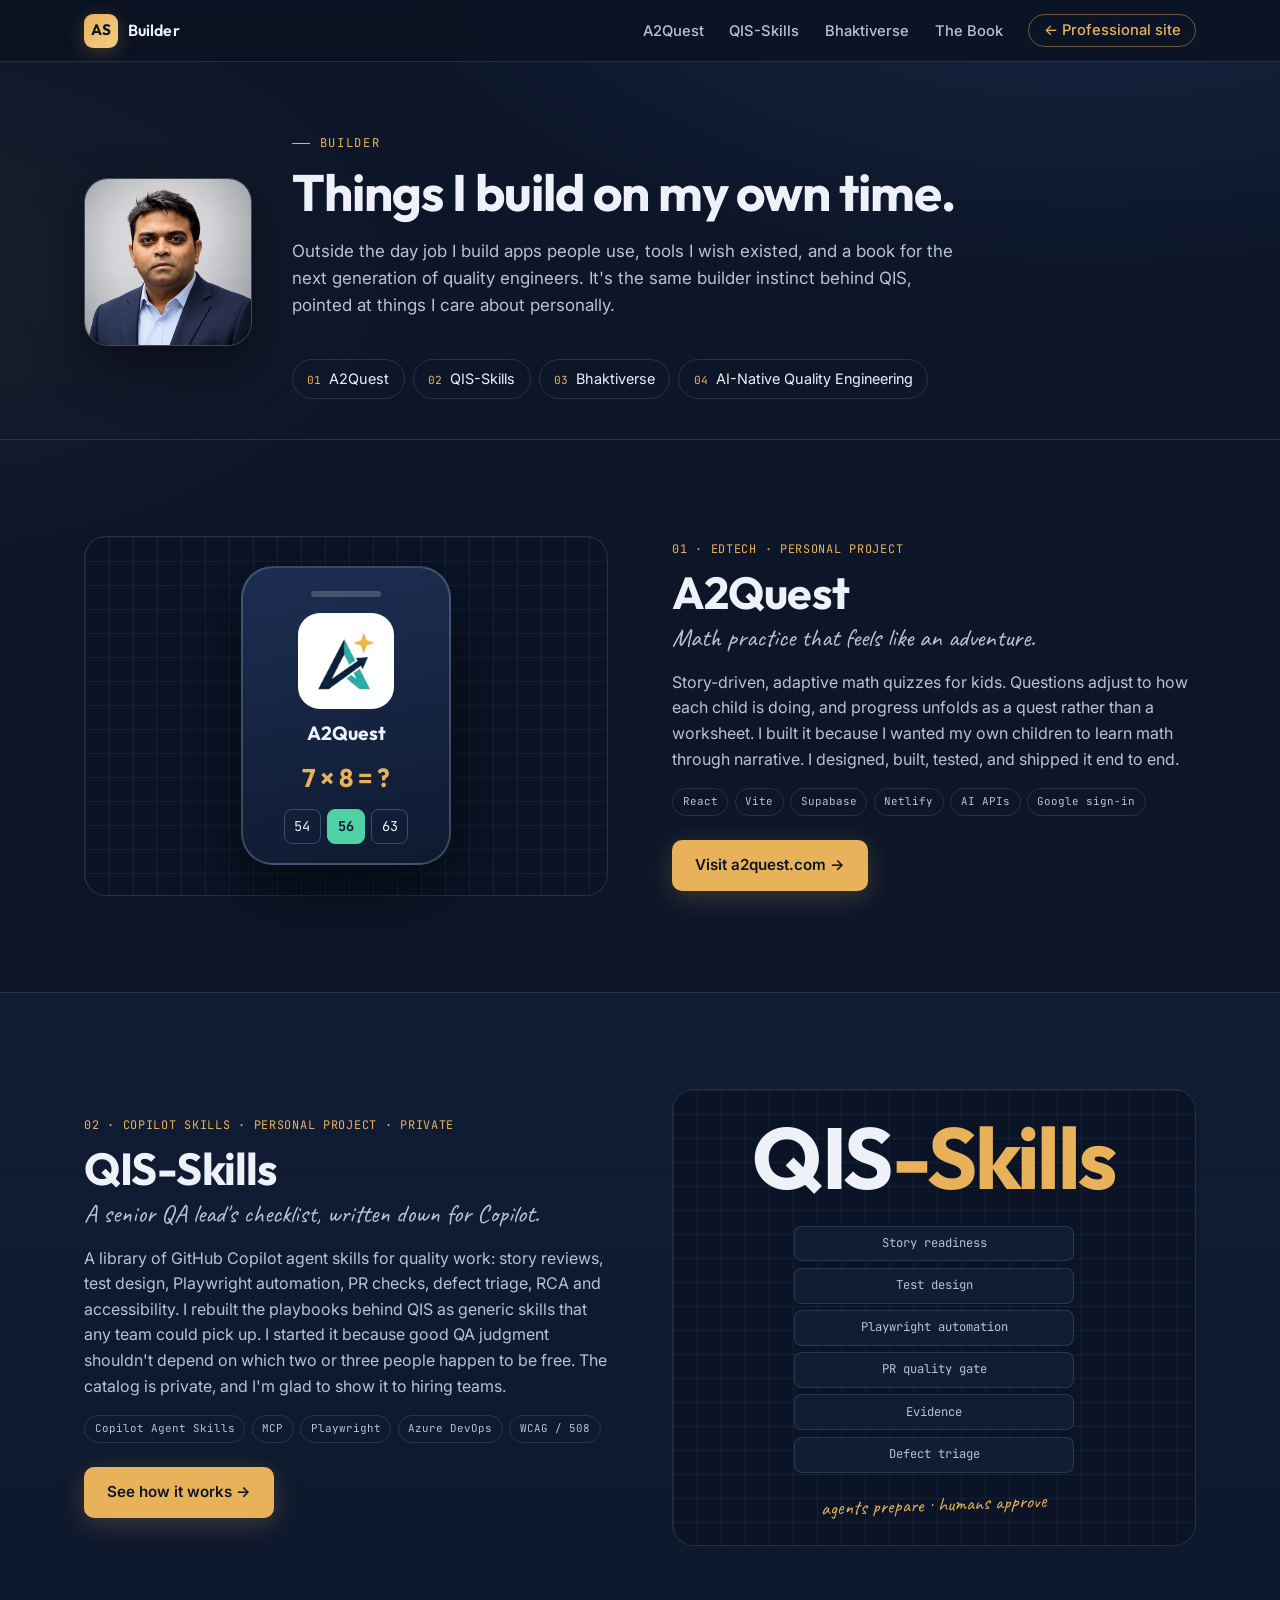
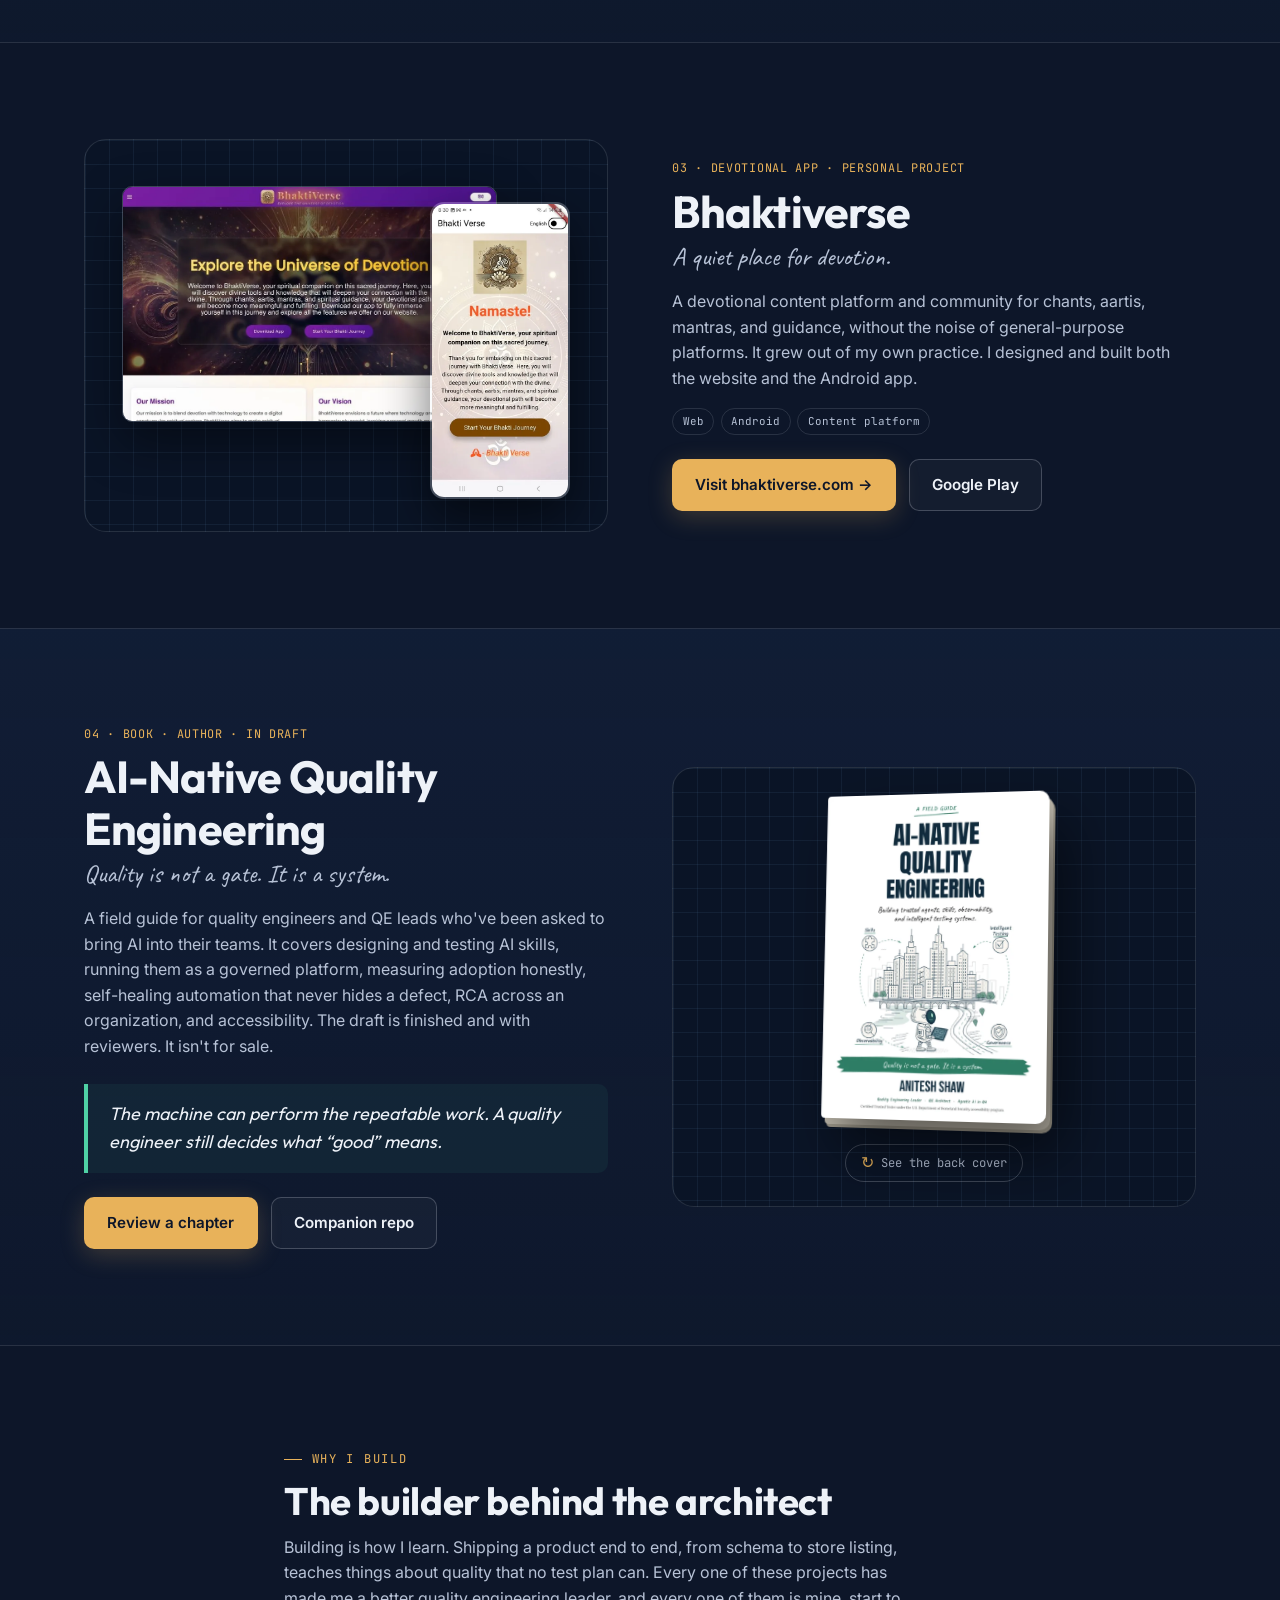
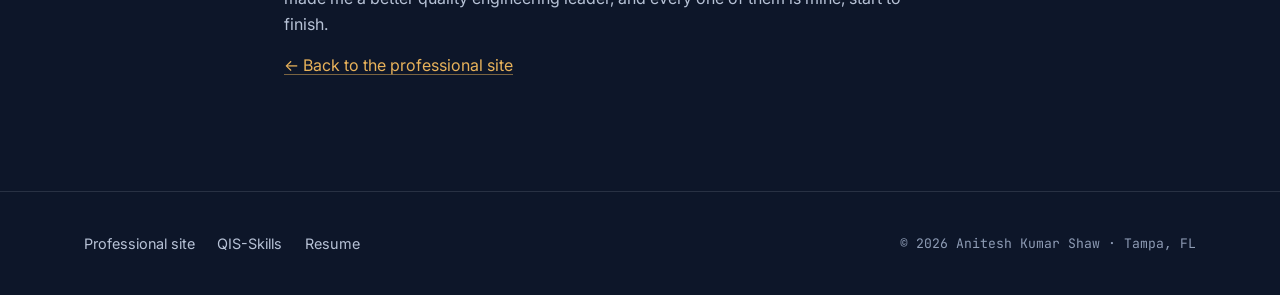
<file: personal/index.html>
<!DOCTYPE html>
<html lang="en">
<head>
<meta charset="UTF-8" />
<meta name="viewport" content="width=device-width, initial-scale=1.0" />
<title>Builder — Anitesh Shaw</title>
<meta name="description" content="Personal projects Anitesh Shaw designs and builds on his own time: A2Quest (EdTech), QIS-Skills (agentic AI for QE), Bhaktiverse, and the book AI-Native Quality Engineering." />
<meta name="author" content="Anitesh Kumar Shaw" />
<link rel="canonical" href="https://aniteshshaw.github.io/personal/" />

<meta property="og:type" content="website" />
<meta property="og:url" content="https://aniteshshaw.github.io/personal/" />
<meta property="og:title" content="Builder — Anitesh Shaw" />
<meta property="og:description" content="Personal projects and writing by Anitesh Shaw: A2Quest, QIS-Skills, Bhaktiverse, and AI-Native Quality Engineering." />
<meta property="og:image" content="https://aniteshshaw.github.io/assets/og-image.png" />

<link rel="icon" href="../assets/favicon.svg" type="image/svg+xml" />
<link rel="preconnect" href="https://fonts.googleapis.com" />
<link rel="preconnect" href="https://fonts.gstatic.com" crossorigin />
<link href="https://fonts.googleapis.com/css2?family=Outfit:wght@500;600;700&family=Inter:wght@400;500;600&family=JetBrains+Mono:wght@400;500;700&family=Caveat:wght@500;700&display=swap" rel="stylesheet" />
<link rel="stylesheet" href="../css/style.css?v=20261001e" />
<script>document.documentElement.classList.add('js');</script>
</head>
<body class="page-builder">
<a class="skip-link" href="#main">Skip to main content</a>

<header class="site-header">
  <nav class="nav" aria-label="Primary">
    <a class="nav__logo" href="../"><span class="nav__logo-mark">AS</span><span class="nav__logo-sub">Builder</span></a>
    <button class="nav__toggle" id="navToggle" aria-expanded="false" aria-controls="navMenu" aria-label="Open navigation menu">
      <span class="nav__bar" aria-hidden="true"></span><span class="nav__bar" aria-hidden="true"></span><span class="nav__bar" aria-hidden="true"></span>
    </button>
    <ul class="nav__menu" id="navMenu">
      <li><a href="#a2quest">A2Quest</a></li>
      <li><a href="#qis-skills">QIS-Skills</a></li>
      <li><a href="#bhaktiverse">Bhaktiverse</a></li>
      <li><a href="#book">The Book</a></li>
      <li><a href="../" class="nav__cta">← Professional site</a></li>
    </ul>
  </nav>
</header>

<main id="main">
  <section class="builder-hero" aria-labelledby="builder-title">
    <div class="container builder-hero__grid">
      <img class="builder-hero__photo" src="../assets/headshot-sm.webp" alt="Anitesh Kumar Shaw" width="320" height="320" />
      <div>
        <span class="section__label">Builder</span>
        <h1 id="builder-title">Things I build on my own time.</h1>
        <p class="section__lead">
          Outside the day job I build apps people use, tools I wish existed, and a book for the next
          generation of quality engineers. It's the same builder instinct behind QIS, pointed at things I
          care about personally.
        </p>
        <ul class="builder-index">
          <li><a href="#a2quest"><span>01</span>A2Quest</a></li>
          <li><a href="#qis-skills"><span>02</span>QIS-Skills</a></li>
          <li><a href="#bhaktiverse"><span>03</span>Bhaktiverse</a></li>
          <li><a href="#book"><span>04</span>AI-Native Quality Engineering</a></li>
        </ul>
      </div>
    </div>
  </section>

  <!-- A2QUEST -->
  <section id="a2quest" class="section showcase" aria-labelledby="a2quest-title">
    <div class="container showcase__grid">
      <div class="showcase__visual showcase__visual--a2q reveal" aria-hidden="true">
        <div class="device">
          <div class="device__notch"></div>
          <img src="../assets/projects/a2quest-icon.png" alt="" width="120" height="120" loading="lazy" />
          <span class="device__title">A2Quest</span>
          <span class="device__q">7 × 8 = ?</span>
          <span class="device__opts"><i>54</i><i class="is-right">56</i><i>63</i></span>
        </div>
      </div>
      <div class="showcase__copy reveal">
        <span class="showcase__type">01 · EdTech · Personal project</span>
        <h2 id="a2quest-title">A2Quest</h2>
        <p class="showcase__claim">Math practice that feels like an adventure.</p>
        <p class="prose">
          Story-driven, adaptive math quizzes for kids. Questions adjust to how each child is doing, and
          progress unfolds as a quest rather than a worksheet. I built it because I wanted my own children
          to learn math through narrative. I designed, built, tested, and shipped it end to end.
        </p>
        <ul class="chip-row"><li>React</li><li>Vite</li><li>Supabase</li><li>Netlify</li><li>AI APIs</li><li>Google sign-in</li></ul>
        <div class="showcase__links"><a class="btn btn--primary" href="https://a2quest.com">Visit a2quest.com →</a></div>
      </div>
    </div>
  </section>

  <!-- QIS-SKILLS -->
  <section id="qis-skills" class="section section--alt showcase showcase--flip" aria-labelledby="qis-title">
    <div class="container showcase__grid">
      <div class="showcase__visual showcase__visual--qis reveal" aria-hidden="true">
        <span class="wordmark">QIS<span>-Skills</span></span>
        <ol class="qis-mini">
          <li>Story readiness</li><li>Test design</li><li>Playwright automation</li><li>PR quality gate</li><li>Evidence</li><li>Defect triage</li>
        </ol>
        <span class="scribble">agents prepare · humans approve</span>
      </div>
      <div class="showcase__copy reveal">
        <span class="showcase__type">02 · Copilot skills · Personal project · Private</span>
        <h2 id="qis-title">QIS-Skills</h2>
        <p class="showcase__claim">A senior QA lead's checklist, written down for Copilot.</p>
        <p class="prose">
          A library of GitHub Copilot agent skills for quality work: story reviews, test design,
          Playwright automation, PR checks, defect triage, RCA and accessibility. I rebuilt the playbooks
          behind QIS as generic skills that any team could pick up. I started it because good QA judgment
          shouldn't depend on which two or three people happen to be free. The catalog is private,
          and I'm glad to show it to hiring teams.
        </p>
        <ul class="chip-row"><li>Copilot Agent Skills</li><li>MCP</li><li>Playwright</li><li>Azure DevOps</li><li>WCAG / 508</li></ul>
        <div class="showcase__links"><a class="btn btn--primary" href="../qis-skills/">See how it works →</a></div>
      </div>
    </div>
  </section>

  <!-- BHAKTIVERSE -->
  <section id="bhaktiverse" class="section showcase" aria-labelledby="bv-title">
    <div class="container showcase__grid">
      <div class="showcase__visual showcase__visual--bv reveal">
        <img class="bv-web" src="../assets/projects/bhaktiverse-web.webp" alt="Bhaktiverse website homepage" width="900" height="563" loading="lazy" />
        <img class="bv-app" src="../assets/projects/bhaktiverse-app.webp" alt="Bhaktiverse Android app screen" width="420" height="901" loading="lazy" />
      </div>
      <div class="showcase__copy reveal">
        <span class="showcase__type">03 · Devotional app · Personal project</span>
        <h2 id="bv-title">Bhaktiverse</h2>
        <p class="showcase__claim">A quiet place for devotion.</p>
        <p class="prose">
          A devotional content platform and community for chants, aartis, mantras, and guidance, without
          the noise of general-purpose platforms. It grew out of my own practice. I designed and built both
          the website and the Android app.
        </p>
        <ul class="chip-row"><li>Web</li><li>Android</li><li>Content platform</li></ul>
        <div class="showcase__links">
          <a class="btn btn--primary" href="https://www.bhaktiverse.com">Visit bhaktiverse.com →</a>
          <a class="btn btn--secondary" href="https://play.google.com/store/apps/details?id=com.anitesh.bhaktiverse">Google Play</a>
        </div>
      </div>
    </div>
  </section>

  <!-- BOOK -->
  <section id="book" class="section section--alt showcase showcase--flip" aria-labelledby="book-title">
    <div class="container showcase__grid">
      <div class="showcase__visual showcase__visual--book reveal">
        <div class="book-flip book-flip--sm" data-book-flip>
          <div class="book-flip__inner">
            <img class="book-flip__face book-flip__face--front" src="../assets/book/ai-native-qe-front.webp" alt="Front cover of AI-Native Quality Engineering: A Field Guide, by Anitesh Shaw. A sketched robot labelled QE studies a blueprint in front of a city skyline." width="640" height="914" loading="lazy" />
            <img class="book-flip__face book-flip__face--back" src="../assets/book/ai-native-qe-back.webp" alt="Back cover of AI-Native Quality Engineering. It describes the book as a practical field guide for quality engineers and QE leaders, lists what readers learn, and includes a short author bio with photo." width="640" height="914" loading="lazy" aria-hidden="true" />
          </div>
        </div>
        <button class="book-flip__btn" type="button" aria-pressed="false" data-book-flip-btn><span aria-hidden="true">↻</span> <span class="book-flip__label">See the back cover</span></button>
      </div>
      <div class="showcase__copy reveal">
        <span class="showcase__type">04 · Book · Author · In draft</span>
        <h2 id="book-title">AI-Native Quality Engineering</h2>
        <p class="showcase__claim">Quality is not a gate. It is a system.</p>
        <p class="prose">
          A field guide for quality engineers and QE leads who've been asked to bring AI into their teams.
          It covers designing and testing AI skills, running them as a governed platform, measuring adoption
          honestly, self-healing automation that never hides a defect, RCA across an organization, and
          accessibility. The draft is finished and with reviewers. It isn't for sale.
        </p>
        <blockquote class="pull-quote"><p>The machine can perform the repeatable work. A quality engineer still decides what “good” means.</p></blockquote>
        <div class="showcase__links">
          <a class="btn btn--primary" href="mailto:emailanitesh@gmail.com?subject=Reviewing%20a%20chapter%20of%20AI-Native%20Quality%20Engineering">Review a chapter</a>
          <a class="btn btn--secondary" href="https://github.com/aniteshshaw/ai-native-qe-companion">Companion repo</a>
        </div>
      </div>
    </div>
  </section>

  <section class="section" aria-labelledby="why-title">
    <div class="container narrow">
      <span class="section__label">Why I build</span>
      <h2 class="section__title" id="why-title">The builder behind the architect</h2>
      <p class="prose">
        Building is how I learn. Shipping a product end to end, from schema to store listing, teaches
        things about quality that no test plan can. Every one of these projects has made me a better
        quality engineering leader, and every one of them is mine, start to finish.
      </p>
      <p><a href="../">← Back to the professional site</a></p>
    </div>
  </section>
</main>

<footer class="footer">
  <div class="container footer__inner">
    <nav class="footer__nav" aria-label="Footer">
      <a href="../">Professional site</a>
      <a href="../qis-skills/">QIS-Skills</a>
      <a href="../resume/">Resume</a>
    </nav>
    <p class="footer__note"><span id="footerYear"></span> Anitesh Kumar Shaw · Tampa, FL</p>
  </div>
</footer>

<script src="../js/main.js?v=20261001e"></script>
</body>
</html>
</file>
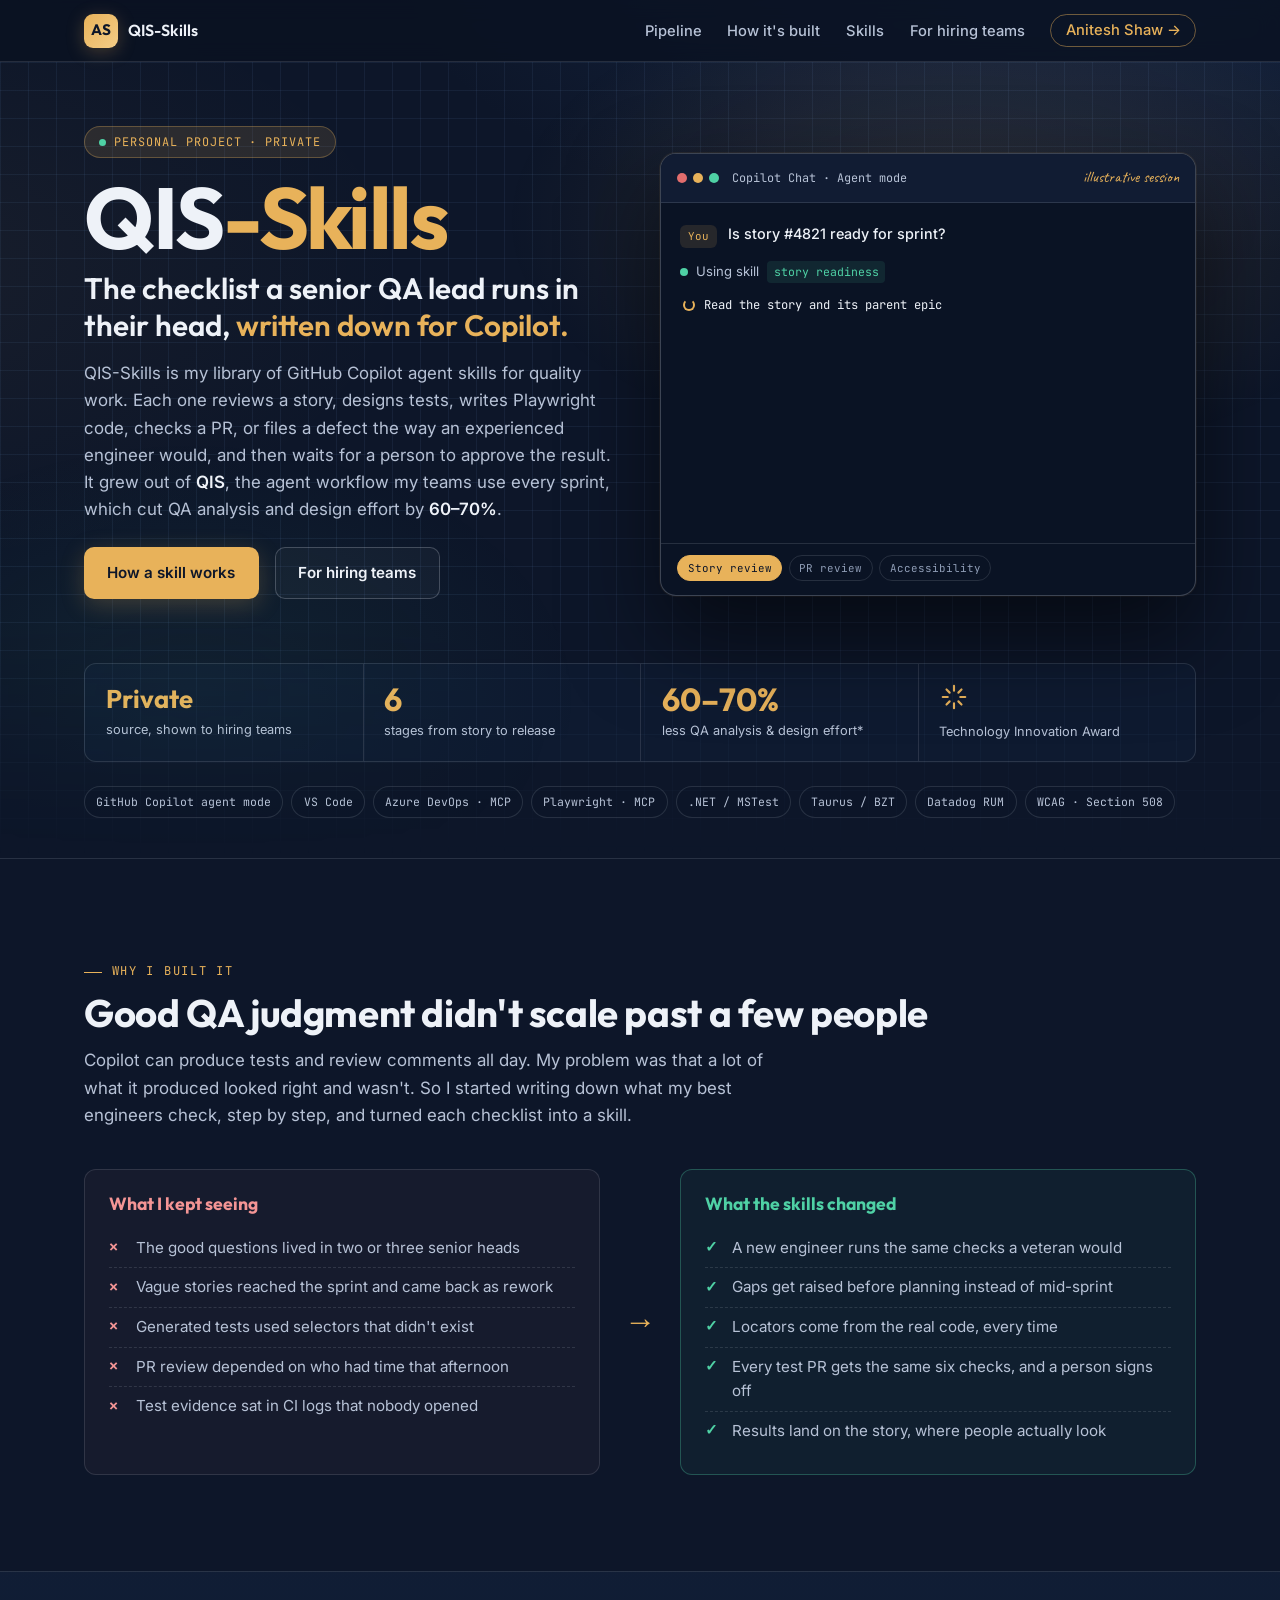
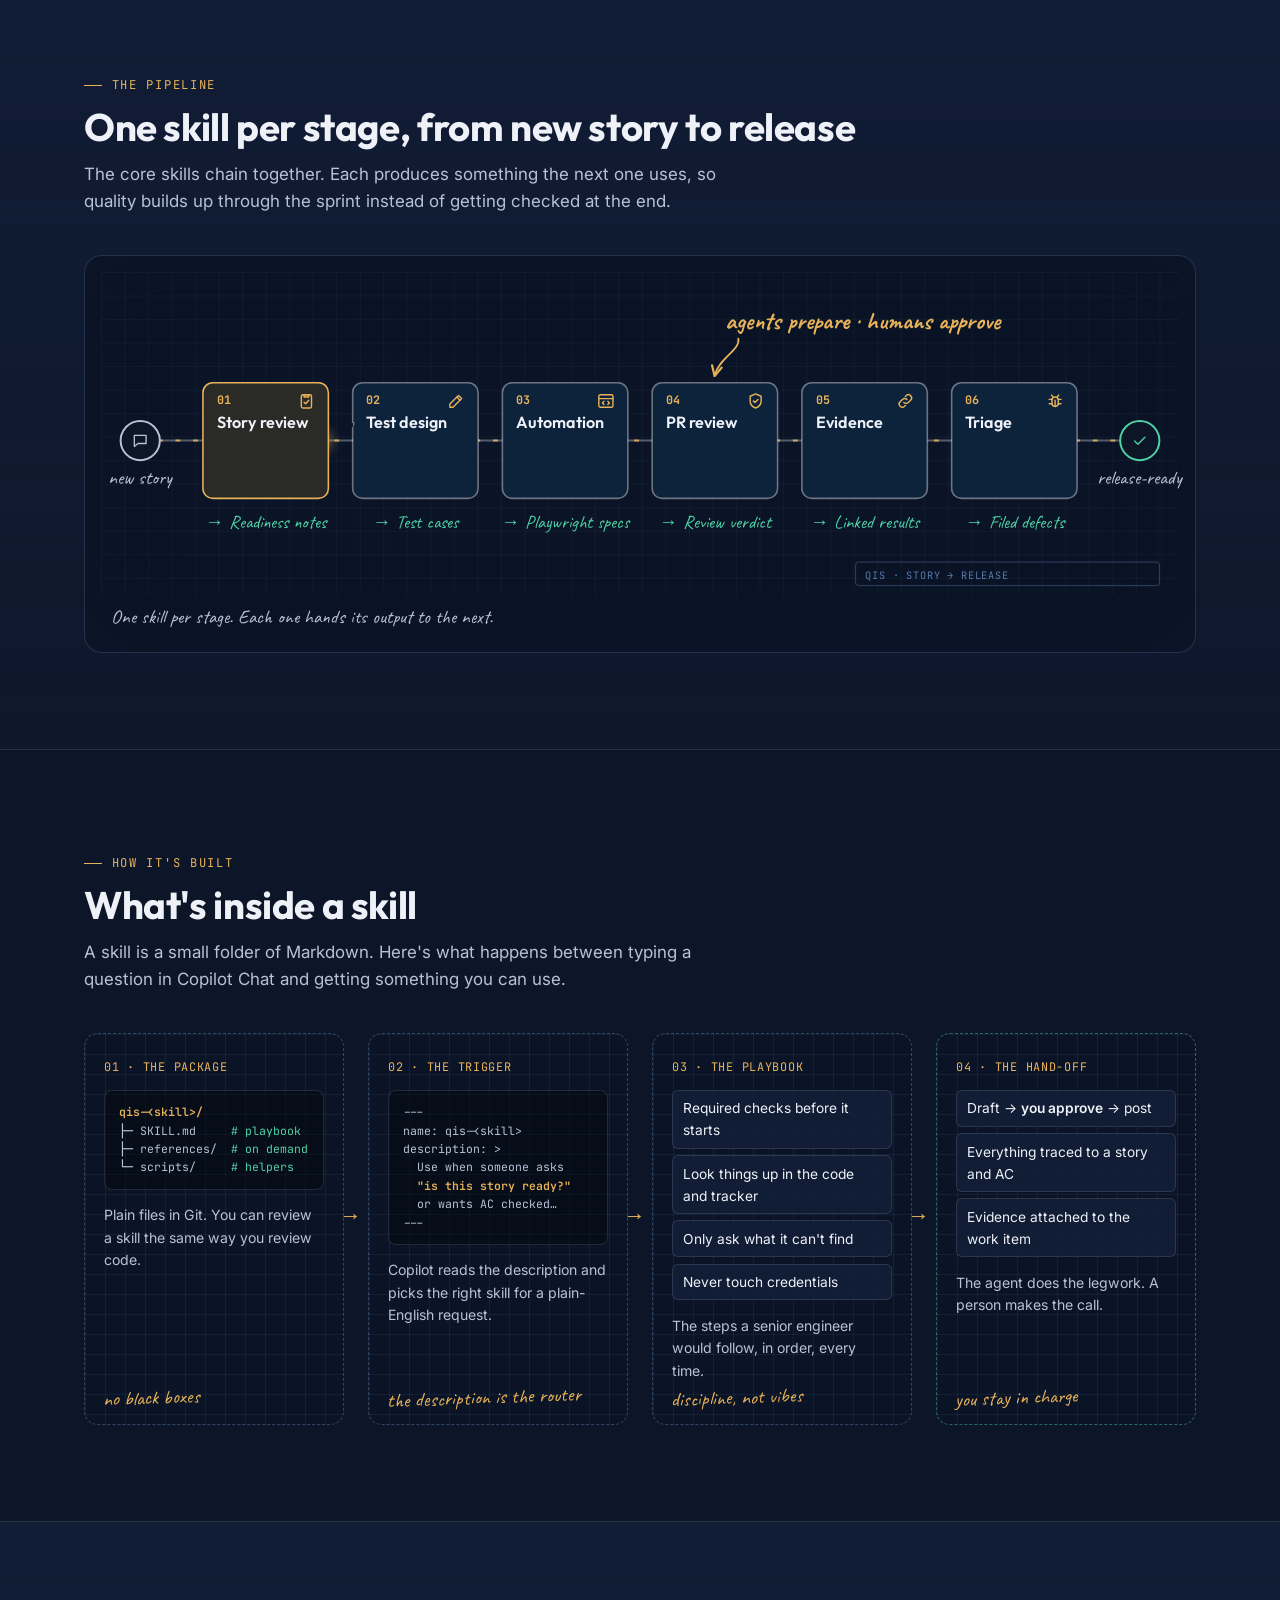
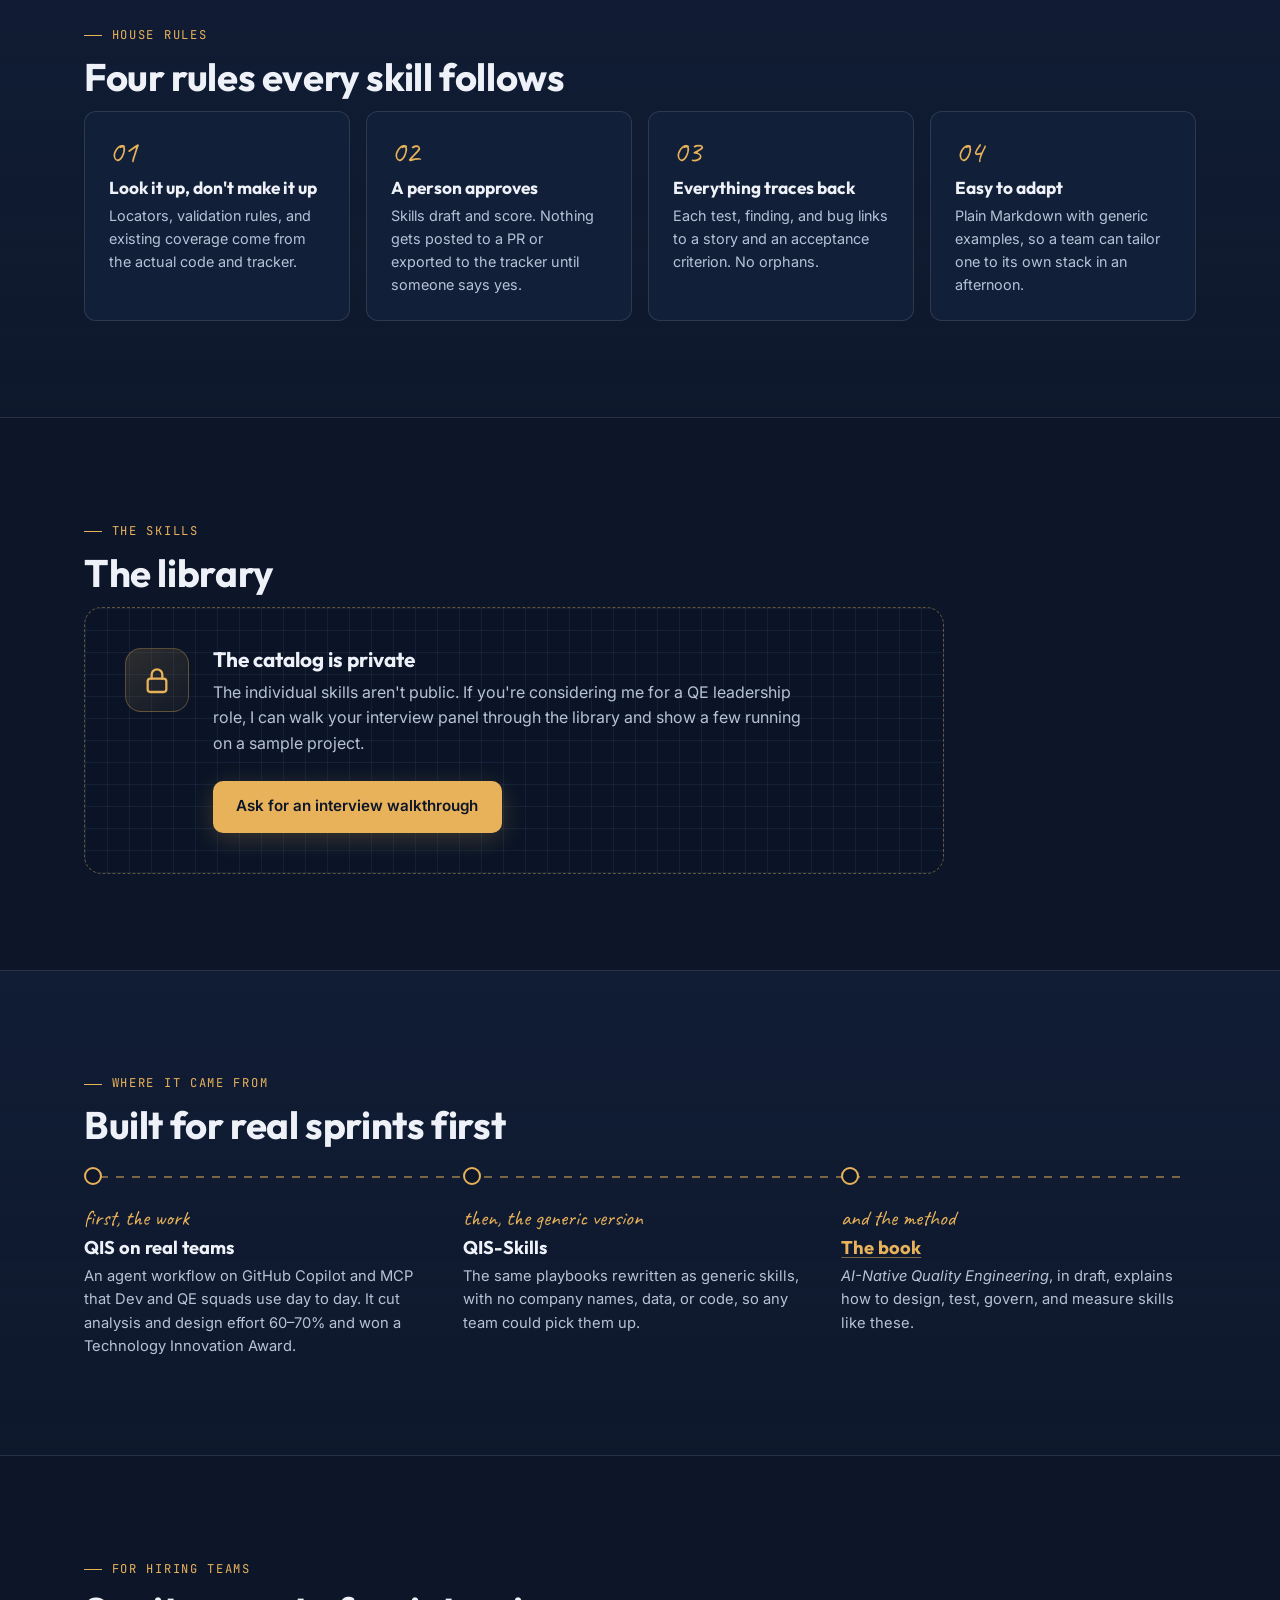
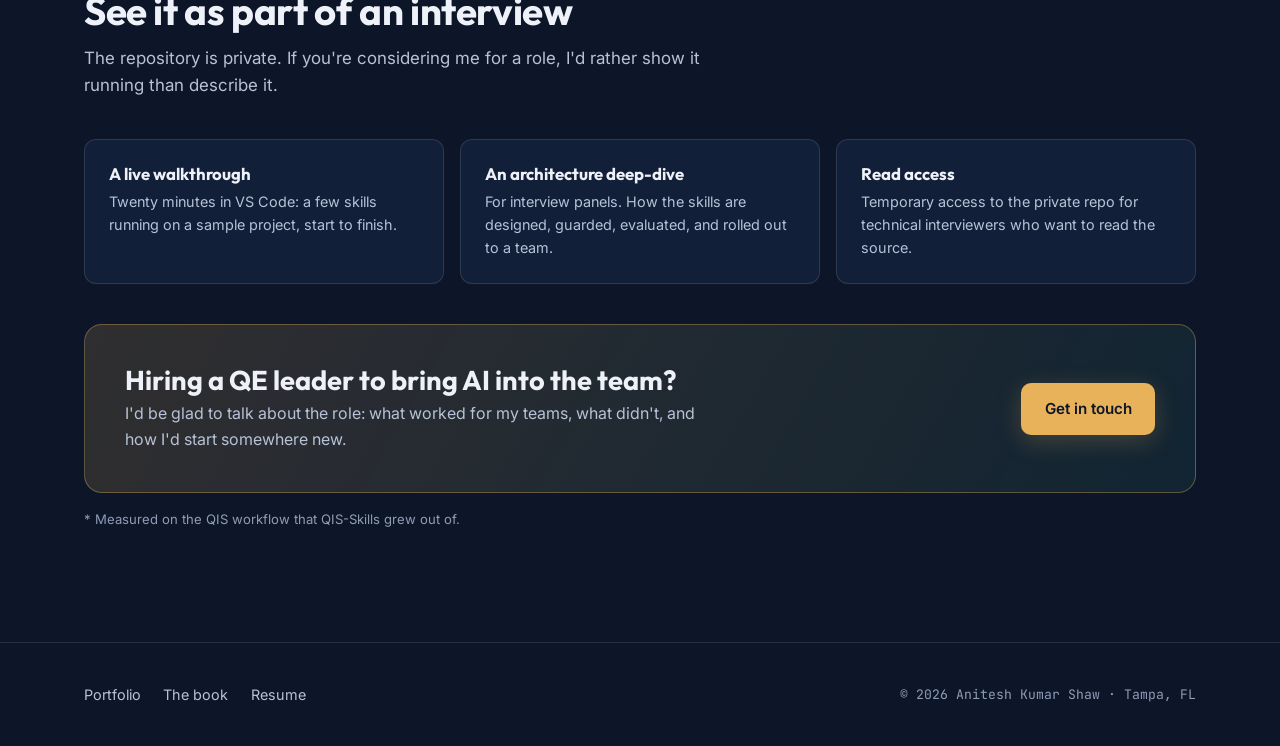
<file: qis-skills/index.html>
<!DOCTYPE html>
<html lang="en">
<head>
<meta charset="UTF-8" />
<meta name="viewport" content="width=device-width, initial-scale=1.0" />
<title>QIS-Skills — AI skills for quality engineering | Anitesh Shaw</title>
<meta name="description" content="QIS-Skills is a private library of GitHub Copilot agent skills for quality engineering: story reviews, test design, Playwright automation, PR review, triage, and accessibility. Built by Anitesh Shaw." />
<meta name="author" content="Anitesh Kumar Shaw" />
<link rel="canonical" href="https://aniteshshaw.github.io/qis-skills/" />

<meta property="og:type" content="website" />
<meta property="og:url" content="https://aniteshshaw.github.io/qis-skills/" />
<meta property="og:title" content="QIS-Skills — senior QE judgment, inside your editor" />
<meta property="og:description" content="A private library of GitHub Copilot agent skills for quality engineering, by Anitesh Shaw." />
<meta property="og:image" content="https://aniteshshaw.github.io/assets/og-image.png" />
<meta name="twitter:card" content="summary_large_image" />
<meta name="twitter:title" content="QIS-Skills — senior QE judgment, inside your editor" />
<meta name="twitter:description" content="A private library of GitHub Copilot agent skills for quality engineering." />
<meta name="twitter:image" content="https://aniteshshaw.github.io/assets/og-image.png" />

<link rel="icon" href="../assets/favicon.svg" type="image/svg+xml" />
<link rel="preconnect" href="https://fonts.googleapis.com" />
<link rel="preconnect" href="https://fonts.gstatic.com" crossorigin />
<link href="https://fonts.googleapis.com/css2?family=Outfit:wght@500;600;700&family=Inter:wght@400;500;600&family=JetBrains+Mono:wght@400;500;700&family=Caveat:wght@500;700&display=swap" rel="stylesheet" />
<link rel="stylesheet" href="../css/style.css?v=20261001e" />
<script>document.documentElement.classList.add('js');</script>

<script type="application/ld+json">
{
  "@context": "https://schema.org",
  "@type": "SoftwareApplication",
  "name": "QIS-Skills",
  "applicationCategory": "DeveloperApplication",
  "operatingSystem": "VS Code with GitHub Copilot",
  "description": "A private library of GitHub Copilot agent skills for quality engineering.",
  "author": { "@type": "Person", "name": "Anitesh Kumar Shaw", "url": "https://aniteshshaw.github.io/" }
}
</script>
</head>
<body class="page-product">
<a class="skip-link" href="#main">Skip to main content</a>

<header class="site-header">
  <nav class="nav" aria-label="Primary">
    <a class="nav__logo" href="../"><span class="nav__logo-mark">AS</span><span class="nav__logo-sub">QIS-Skills</span></a>
    <button class="nav__toggle" id="navToggle" aria-expanded="false" aria-controls="navMenu" aria-label="Open navigation menu">
      <span class="nav__bar" aria-hidden="true"></span><span class="nav__bar" aria-hidden="true"></span><span class="nav__bar" aria-hidden="true"></span>
    </button>
    <ul class="nav__menu" id="navMenu">
      <li><a href="#pipeline">Pipeline</a></li>
      <li><a href="#anatomy">How it's built</a></li>
      <li><a href="#catalog">Skills</a></li>
      <li><a href="#access">For hiring teams</a></li>
      <li><a href="../" class="nav__cta">Anitesh Shaw →</a></li>
    </ul>
  </nav>
</header>

<main id="main">

  <!-- PRODUCT HERO -->
  <section class="p-hero" aria-labelledby="qis-title">
    <div class="p-hero__bg" aria-hidden="true"></div>
    <div class="container p-hero__grid">
      <div class="p-hero__copy">
        <span class="product-badge">Personal project · Private</span>
        <h1 id="qis-title" class="wordmark">QIS<span>-Skills</span></h1>
        <p class="p-hero__claim">The checklist a senior QA lead runs in their head, <span class="accent">written down for Copilot.</span></p>
        <p class="hero__lead">
          QIS-Skills is my library of GitHub Copilot agent skills for quality work. Each one reviews a
          story, designs tests, writes Playwright code, checks a PR, or files a defect the way an
          experienced engineer would, and then waits for a person to approve the result. It grew out
          of <strong>QIS</strong>, the agent workflow my teams use every sprint, which cut QA analysis
          and design effort by <strong>60–70%</strong>.
        </p>
        <div class="hero__ctas">
          <a class="btn btn--primary" href="#anatomy">How a skill works</a>
          <a class="btn btn--secondary" href="#access">For hiring teams</a>
        </div>
      </div>

      <div class="chat-demo" id="chatDemo">
        <div class="chat-demo__bar">
          <span class="dots" aria-hidden="true"><i></i><i></i><i></i></span>
          <em>Copilot Chat · Agent mode</em>
          <span class="chat-demo__live">illustrative session</span>
        </div>
        <p class="visually-hidden">An animated example. Someone asks Copilot whether a story is ready for sprint. A story readiness skill reads the story and its epic, checks the code and existing tests, and replies that three acceptance criteria are vague and two questions need the product owner.</p>
        <div class="chat-demo__body" aria-hidden="true">
          <div class="chat-msg"><span class="chat-msg__who">You</span><p class="chat-msg__text" data-slot="prompt">Is story #4821 ready for sprint?</p></div>
          <p class="chat-skill is-in" data-slot="skill"><span class="chat-skill__dot"></span>Using skill <code>story readiness</code></p>
          <ul class="chat-steps" data-slot="steps">
            <li class="is-done">Read the story and its parent epic</li>
            <li class="is-done">Checked 6 sibling stories</li>
            <li class="is-done">Scanned validation rules in the code</li>
            <li class="is-done">Looked up existing test cases</li>
          </ul>
          <div class="chat-result is-in" data-slot="result">
            <strong>Not ready yet</strong>
            <ul>
              <li class="k-warn">3 acceptance criteria are vague</li>
              <li class="k-info">2 questions only the PO can answer</li>
              <li class="k-ok">Suggested estimate: 5 points, medium confidence</li>
            </ul>
          </div>
        </div>
        <div class="chat-demo__tabs" data-slot="tabs" aria-hidden="true"></div>
      </div>
    </div>

    <div class="container">
      <!-- qis:begin stats -->
<ul class="kpis" aria-label="QIS-Skills at a glance">
        <li class="kpi"><span class="kpi__value kpi__value--word">Private</span><span class="kpi__label">source, shown to hiring teams</span></li>
        <li class="kpi"><span class="kpi__value">6</span><span class="kpi__label">stages from story to release</span></li>
        <li class="kpi"><span class="kpi__value">60–70%</span><span class="kpi__label">less QA analysis &amp; design effort*</span></li>
        <li class="kpi"><span class="kpi__value"><svg class="ico" viewBox="0 0 24 24" fill="none" stroke="currentColor" stroke-width="1.7" stroke-linecap="round" stroke-linejoin="round" aria-hidden="true"><path d="M12 3v4M12 17v4M3 12h4M17 12h4M6 6l2.5 2.5M15.5 15.5 18 18M18 6l-2.5 2.5M8.5 15.5 6 18"/></svg></span><span class="kpi__label">Technology Innovation Award</span></li>
      </ul>
<!-- qis:end stats -->
      <ul class="works-with" aria-label="Works with">
        <li>GitHub Copilot agent mode</li><li>VS Code</li><li>Azure DevOps · MCP</li><li>Playwright · MCP</li>
        <li>.NET / MSTest</li><li>Taurus / BZT</li><li>Datadog RUM</li><li>WCAG · Section 508</li>
      </ul>
    </div>
  </section>

  <!-- WHY -->
  <section id="why" class="section" aria-labelledby="why-title">
    <div class="container">
      <span class="section__label">Why I built it</span>
      <h2 class="section__title" id="why-title">Good QA judgment didn't scale past a few people</h2>
      <p class="section__lead">Copilot can produce tests and review comments all day. My problem was that a lot of what it produced looked right and wasn't. So I started writing down what my best engineers check, step by step, and turned each checklist into a skill.</p>
      <div class="versus reveal">
        <div class="versus__col versus__col--before">
          <h3>What I kept seeing</h3>
          <ul>
            <li>The good questions lived in two or three senior heads</li>
            <li>Vague stories reached the sprint and came back as rework</li>
            <li>Generated tests used selectors that didn't exist</li>
            <li>PR review depended on who had time that afternoon</li>
            <li>Test evidence sat in CI logs that nobody opened</li>
          </ul>
        </div>
        <div class="versus__arrow" aria-hidden="true">→</div>
        <div class="versus__col versus__col--after">
          <h3>What the skills changed</h3>
          <ul>
            <li>A new engineer runs the same checks a veteran would</li>
            <li>Gaps get raised before planning instead of mid-sprint</li>
            <li>Locators come from the real code, every time</li>
            <li>Every test PR gets the same six checks, and a person signs off</li>
            <li>Results land on the story, where people actually look</li>
          </ul>
        </div>
      </div>
    </div>
  </section>

  <!-- PIPELINE -->
  <section id="pipeline" class="section section--alt" aria-labelledby="pipeline-title">
    <div class="container">
      <span class="section__label">The pipeline</span>
      <h2 class="section__title" id="pipeline-title">One skill per stage, from new story to release</h2>
      <p class="section__lead">The core skills chain together. Each produces something the next one uses, so quality builds up through the sprint instead of getting checked at the end.</p>
      <!-- qis:begin pipeline -->
<figure class="blueprint blueprint--pipeline reveal">
        <svg class="bp bp--h" data-axis="x" data-from="40" data-to="1060" viewBox="0 0 1100 330" role="img" aria-labelledby="bp1-t" xmlns="http://www.w3.org/2000/svg">
  <title id="bp1-t">1. Story review, 2. Test design, 3. Automation, 4. PR review, 5. Evidence, 6. Triage</title><defs>
    <pattern id="bp1-grid" width="24" height="24" patternUnits="userSpaceOnUse"><path d="M24 0H0v24" fill="none" class="bp-grid"/></pattern>
    <filter id="bp1-ink" x="-5%" y="-5%" width="110%" height="110%"><feTurbulence type="fractalNoise" baseFrequency="0.03" numOctaves="2" seed="7"/><feDisplacementMap in="SourceGraphic" scale="1.6"/></filter>
    <marker id="bp1-arr" viewBox="0 0 10 10" refX="8" refY="5" markerWidth="7" markerHeight="7" orient="auto-start-reverse"><path d="M1 1l8 4-8 4" fill="none" class="bp-arrowhead"/></marker>
  </defs>
  <rect width="1100" height="330" fill="url(#bp1-grid)"/>
  <g filter="url(#bp1-ink)">
    <path d="M40 172 H1060" class="bp-line"/>
    <path d="M40 172 H1060" class="bp-flow"/>
    <circle cx="40" cy="172" r="20" class="bp-term"/>
    <circle cx="1060" cy="172" r="20" class="bp-term bp-term--end"/>
  </g>
  <g transform="translate(31 163) scale(.75)" class="bp-ico"><path d="M4 5h16v11H9l-5 4z"/></g>
  <g transform="translate(1051 163) scale(.75)" class="bp-ico bp-ico--end"><path d="m5 12.5 4.5 4.5L19 7.5"/></g>
  <text x="40" y="216" class="bp-term-label" text-anchor="middle">new story</text>
  <text x="1060" y="216" class="bp-term-label" text-anchor="middle">release-ready</text>
  <circle r="7" cx="40" cy="172" class="bp-packet"/>
    <g class="bp-node" data-a="104" data-b="232">
      <rect x="104" y="113" width="128" height="118" rx="10" class="bp-box" filter="url(#bp1-ink)"/>
      <text x="118" y="135" class="bp-num">01</text>
      <g transform="translate(200 122) scale(.8)" class="bp-ico"><rect x="5.5" y="4" width="13" height="17" rx="2"/><path d="M9 4h6v3H9z"/><path d="m9 13.5 2 2 4-4.5"/></g>
      <text x="118" y="159" class="bp-title">Story review</text>
      
    </g><text x="168" y="261" class="bp-artifact" text-anchor="middle">→ Readiness notes</text>
    <g class="bp-node" data-a="256.8" data-b="384.8">
      <rect x="256.8" y="113" width="128" height="118" rx="10" class="bp-box" filter="url(#bp1-ink)"/>
      <text x="270.8" y="135" class="bp-num">02</text>
      <g transform="translate(352.8 122) scale(.8)" class="bp-ico"><path d="M4 20h4L19 9l-4-4L4 16z"/><path d="m13 7 4 4"/></g>
      <text x="270.8" y="159" class="bp-title">Test design</text>
      
    </g><text x="320.8" y="261" class="bp-artifact" text-anchor="middle">→ Test cases</text>
    <g class="bp-node" data-a="409.6" data-b="537.6">
      <rect x="409.6" y="113" width="128" height="118" rx="10" class="bp-box" filter="url(#bp1-ink)"/>
      <text x="423.6" y="135" class="bp-num">03</text>
      <g transform="translate(505.6 122) scale(.8)" class="bp-ico"><rect x="3" y="4" width="18" height="16" rx="2"/><path d="M3 9h18"/><path d="m9.5 12.5-2 2 2 2M14.5 12.5l2 2-2 2"/></g>
      <text x="423.6" y="159" class="bp-title">Automation</text>
      
    </g><text x="473.6" y="261" class="bp-artifact" text-anchor="middle">→ Playwright specs</text>
    <g class="bp-node" data-a="562.4000000000001" data-b="690.4000000000001">
      <rect x="562.4000000000001" y="113" width="128" height="118" rx="10" class="bp-box" filter="url(#bp1-ink)"/>
      <text x="576.4000000000001" y="135" class="bp-num">04</text>
      <g transform="translate(658.4000000000001 122) scale(.8)" class="bp-ico"><path d="M12 3 5 6v6c0 4.5 3 7.5 7 9 4-1.5 7-4.5 7-9V6z"/><path d="m9 12 2 2 4-4"/></g>
      <text x="576.4000000000001" y="159" class="bp-title">PR review</text>
      
    </g><text x="626.4000000000001" y="261" class="bp-artifact" text-anchor="middle">→ Review verdict</text>
    <g class="bp-node" data-a="715.2" data-b="843.2">
      <rect x="715.2" y="113" width="128" height="118" rx="10" class="bp-box" filter="url(#bp1-ink)"/>
      <text x="729.2" y="135" class="bp-num">05</text>
      <g transform="translate(811.2 122) scale(.8)" class="bp-ico"><path d="M10 14a4 4 0 0 0 5.7 0l3-3a4 4 0 0 0-5.7-5.7l-1 1"/><path d="M14 10a4 4 0 0 0-5.7 0l-3 3a4 4 0 0 0 5.7 5.7l1-1"/></g>
      <text x="729.2" y="159" class="bp-title">Evidence</text>
      
    </g><text x="779.2" y="261" class="bp-artifact" text-anchor="middle">→ Linked results</text>
    <g class="bp-node" data-a="868" data-b="996">
      <rect x="868" y="113" width="128" height="118" rx="10" class="bp-box" filter="url(#bp1-ink)"/>
      <text x="882" y="135" class="bp-num">06</text>
      <g transform="translate(964 122) scale(.8)" class="bp-ico"><rect x="8" y="7" width="8" height="12" rx="4"/><path d="M12 11v8M4.5 10H8M16 10h3.5M4.5 15.5H8M16 15.5h3.5M9.5 7.5 7.5 4.5M14.5 7.5l2-3"/></g>
      <text x="882" y="159" class="bp-title">Triage</text>
      
    </g><text x="932" y="261" class="bp-artifact" text-anchor="middle">→ Filed defects</text><text x="636.4000000000001" y="58" class="bp-note" text-anchor="start">agents prepare · humans approve</text>
    <path d="M650.4000000000001 68 C 652.4000000000001 80, 630.4000000000001 88, 626.4000000000001 105" class="bp-note-arrow" marker-end="url(#bp1-arr)"/><g class="bp-sheet"><rect x="770" y="296" width="310" height="24" rx="3"/><text x="780" y="313">QIS · STORY → RELEASE</text></g></svg><svg class="bp bp--v" data-axis="y" data-from="30" data-to="768" viewBox="0 0 360 798" role="img" aria-labelledby="bp1v-t" xmlns="http://www.w3.org/2000/svg">
  <title id="bp1v-t">1. Story review, 2. Test design, 3. Automation, 4. PR review, 5. Evidence, 6. Triage</title><defs>
    <pattern id="bp1v-grid" width="24" height="24" patternUnits="userSpaceOnUse"><path d="M24 0H0v24" fill="none" class="bp-grid"/></pattern>
    <filter id="bp1v-ink" x="-5%" y="-5%" width="110%" height="110%"><feTurbulence type="fractalNoise" baseFrequency="0.03" numOctaves="2" seed="7"/><feDisplacementMap in="SourceGraphic" scale="1.6"/></filter>
    <marker id="bp1v-arr" viewBox="0 0 10 10" refX="8" refY="5" markerWidth="7" markerHeight="7" orient="auto-start-reverse"><path d="M1 1l8 4-8 4" fill="none" class="bp-arrowhead"/></marker>
  </defs>
  <rect width="360" height="798" fill="url(#bp1v-grid)"/>
  <g filter="url(#bp1v-ink)">
    <path d="M168 30 V768" class="bp-line"/><path d="M168 30 V768" class="bp-flow"/>
    <circle cx="168" cy="30" r="18" class="bp-term"/><circle cx="168" cy="768" r="18" class="bp-term bp-term--end"/>
  </g>
  <g transform="translate(160 22) scale(.68)" class="bp-ico"><path d="M4 5h16v11H9l-5 4z"/></g>
  <g transform="translate(160 760) scale(.68)" class="bp-ico bp-ico--end"><path d="m5 12.5 4.5 4.5L19 7.5"/></g>
  <text x="196" y="35" class="bp-term-label">new story</text>
  <text x="196" y="773" class="bp-term-label">release-ready</text>
  <circle r="6" cx="168" cy="30" class="bp-packet"/><g class="bp-node" data-a="74" data-b="152">
      <rect x="34" y="74" width="268" height="78" rx="10" class="bp-box" filter="url(#bp1v-ink)"/>
      <text x="48" y="98" class="bp-num">01</text>
      <text x="80" y="99" class="bp-title">Story review</text>
      <text x="80" y="120" class="bp-sub">→ Readiness notes</text>
    </g><g class="bp-node" data-a="186" data-b="264">
      <rect x="34" y="186" width="268" height="78" rx="10" class="bp-box" filter="url(#bp1v-ink)"/>
      <text x="48" y="210" class="bp-num">02</text>
      <text x="80" y="211" class="bp-title">Test design</text>
      <text x="80" y="232" class="bp-sub">→ Test cases</text>
    </g><g class="bp-node" data-a="298" data-b="376">
      <rect x="34" y="298" width="268" height="78" rx="10" class="bp-box" filter="url(#bp1v-ink)"/>
      <text x="48" y="322" class="bp-num">03</text>
      <text x="80" y="323" class="bp-title">Automation</text>
      <text x="80" y="344" class="bp-sub">→ Playwright specs</text>
    </g><g class="bp-node" data-a="410" data-b="488">
      <rect x="34" y="410" width="268" height="78" rx="10" class="bp-box" filter="url(#bp1v-ink)"/>
      <text x="48" y="434" class="bp-num">04</text>
      <text x="80" y="435" class="bp-title">PR review</text>
      <text x="80" y="456" class="bp-sub">→ Review verdict</text>
    </g><text x="352" y="401" class="bp-note bp-note--sm" text-anchor="end">agents prepare · humans approve</text><g class="bp-node" data-a="522" data-b="600">
      <rect x="34" y="522" width="268" height="78" rx="10" class="bp-box" filter="url(#bp1v-ink)"/>
      <text x="48" y="546" class="bp-num">05</text>
      <text x="80" y="547" class="bp-title">Evidence</text>
      <text x="80" y="568" class="bp-sub">→ Linked results</text>
    </g><g class="bp-node" data-a="634" data-b="712">
      <rect x="34" y="634" width="268" height="78" rx="10" class="bp-box" filter="url(#bp1v-ink)"/>
      <text x="48" y="658" class="bp-num">06</text>
      <text x="80" y="659" class="bp-title">Triage</text>
      <text x="80" y="680" class="bp-sub">→ Filed defects</text>
    </g></svg>
        <figcaption>One skill per stage. Each one hands its output to the next.</figcaption>
      </figure>
<!-- qis:end pipeline -->
    </div>
  </section>

  <!-- ANATOMY -->
  <section id="anatomy" class="section" aria-labelledby="anatomy-title">
    <div class="container">
      <span class="section__label">How it's built</span>
      <h2 class="section__title" id="anatomy-title">What's inside a skill</h2>
      <p class="section__lead">A skill is a small folder of Markdown. Here's what happens between typing a question in Copilot Chat and getting something you can use.</p>

      <ol class="anatomy reveal">
        <li class="anatomy__card">
          <span class="anatomy__step">01 · The package</span>
          <pre class="anatomy__code" aria-label="Skill folder structure"><b>qis-&lt;skill&gt;/</b>
├─ SKILL.md     <i># playbook</i>
├─ references/  <i># on demand</i>
└─ scripts/     <i># helpers</i></pre>
          <p>Plain files in Git. You can review a skill the same way you review code.</p>
          <span class="scribble">no black boxes</span>
        </li>
        <li class="anatomy__card">
          <span class="anatomy__step">02 · The trigger</span>
          <pre class="anatomy__code" aria-label="Skill description frontmatter">---
name: qis-&lt;skill&gt;
description: &gt;
  Use when someone asks
  <b>"is this story ready?"</b>
  or wants AC checked…
---</pre>
          <p>Copilot reads the description and picks the right skill for a plain-English request.</p>
          <span class="scribble">the description is the router</span>
        </li>
        <li class="anatomy__card">
          <span class="anatomy__step">03 · The playbook</span>
          <ul class="anatomy__list">
            <li>Required checks before it starts</li>
            <li>Look things up in the code and tracker</li>
            <li>Only ask what it can't find</li>
            <li>Never touch credentials</li>
          </ul>
          <p>The steps a senior engineer would follow, in order, every time.</p>
          <span class="scribble">discipline, not vibes</span>
        </li>
        <li class="anatomy__card anatomy__card--out">
          <span class="anatomy__step">04 · The hand-off</span>
          <ul class="anatomy__list">
            <li>Draft → <strong>you approve</strong> → post</li>
            <li>Everything traced to a story and AC</li>
            <li>Evidence attached to the work item</li>
          </ul>
          <p>The agent does the legwork. A person makes the call.</p>
          <span class="scribble">you stay in charge</span>
        </li>
      </ol>
    </div>
  </section>

  <!-- PRINCIPLES -->
  <section id="principles" class="section section--alt" aria-labelledby="principles-title">
    <div class="container">
      <span class="section__label">House rules</span>
      <h2 class="section__title" id="principles-title">Four rules every skill follows</h2>
      <div class="principles">
        <article class="principle-card reveal">
          <span class="principle-card__n">01</span>
          <h3>Look it up, don't make it up</h3>
          <p>Locators, validation rules, and existing coverage come from the actual code and tracker.</p>
        </article>
        <article class="principle-card reveal">
          <span class="principle-card__n">02</span>
          <h3>A person approves</h3>
          <p>Skills draft and score. Nothing gets posted to a PR or exported to the tracker until someone says yes.</p>
        </article>
        <article class="principle-card reveal">
          <span class="principle-card__n">03</span>
          <h3>Everything traces back</h3>
          <p>Each test, finding, and bug links to a story and an acceptance criterion. No orphans.</p>
        </article>
        <article class="principle-card reveal">
          <span class="principle-card__n">04</span>
          <h3>Easy to adapt</h3>
          <p>Plain Markdown with generic examples, so a team can tailor one to its own stack in an afternoon.</p>
        </article>
      </div>
    </div>
  </section>

  <!-- CATALOG -->
  <section id="catalog" class="section" aria-labelledby="catalog-title">
    <div class="container">
      <span class="section__label">The skills</span>
      <h2 class="section__title" id="catalog-title">The library</h2>
      <!-- qis:begin catalog -->
<div class="private-panel reveal">
          <span class="icon-tile icon-tile--lg"><svg class="ico" viewBox="0 0 24 24" fill="none" stroke="currentColor" stroke-width="1.7" stroke-linecap="round" stroke-linejoin="round" aria-hidden="true"><rect x="5" y="11" width="14" height="10" rx="2"/><path d="M8 11V8a4 4 0 0 1 8 0v3"/></svg></span>
          <div>
            <h3>The catalog is private</h3>
            <p>The individual skills aren't public. If you're considering me for a QE leadership role, I can walk your interview panel through the library and show a few running on a sample project.</p>
            <a class="btn btn--primary" href="mailto:emailanitesh@gmail.com?subject=QIS-Skills%20walkthrough%20for%20an%20interview">Ask for an interview walkthrough</a>
          </div>
        </div>
<!-- qis:end catalog -->
    </div>
  </section>

  <!-- qis:begin roadmap -->

<!-- qis:end roadmap -->

  <!-- ORIGIN -->
  <section id="origin" class="section section--alt" aria-labelledby="origin-title">
    <div class="container">
      <span class="section__label">Where it came from</span>
      <h2 class="section__title" id="origin-title">Built for real sprints first</h2>
      <ol class="origin">
        <li class="origin__step reveal">
          <span class="origin__k">first, the work</span>
          <h3>QIS on real teams</h3>
          <p>An agent workflow on GitHub Copilot and MCP that Dev and QE squads use day to day. It cut analysis and design effort 60–70% and won a Technology Innovation Award.</p>
        </li>
        <li class="origin__step reveal">
          <span class="origin__k">then, the generic version</span>
          <h3>QIS-Skills</h3>
          <p>The same playbooks rewritten as generic skills, with no company names, data, or code, so any team could pick them up.</p>
        </li>
        <li class="origin__step reveal">
          <span class="origin__k">and the method</span>
          <h3><a href="../#book">The book</a></h3>
          <p><em>AI-Native Quality Engineering</em>, in draft, explains how to design, test, govern, and measure skills like these.</p>
        </li>
      </ol>
    </div>
  </section>

  <!-- ACCESS -->
  <section id="access" class="section" aria-labelledby="access-title">
    <div class="container">
      <span class="section__label">For hiring teams</span>
      <h2 class="section__title" id="access-title">See it as part of an interview</h2>
      <p class="section__lead">The repository is private. If you're considering me for a role, I'd rather show it running than describe it.</p>

      <div class="access-cards">
        <div class="access-card reveal">
          <h3>A live walkthrough</h3>
          <p>Twenty minutes in VS Code: a few skills running on a sample project, start to finish.</p>
        </div>
        <div class="access-card reveal">
          <h3>An architecture deep-dive</h3>
          <p>For interview panels. How the skills are designed, guarded, evaluated, and rolled out to a team.</p>
        </div>
        <div class="access-card reveal">
          <h3>Read access</h3>
          <p>Temporary access to the private repo for technical interviewers who want to read the source.</p>
        </div>
      </div>

      <div class="cta-band reveal">
        <div>
          <h2>Hiring a QE leader to bring AI into the team?</h2>
          <p>I'd be glad to talk about the role: what worked for my teams, what didn't, and how I'd start somewhere new.</p>
        </div>
        <a class="btn btn--primary" href="mailto:emailanitesh@gmail.com?subject=QE%20leadership%20role">Get in touch</a>
      </div>
      <p class="fineprint">* Measured on the QIS workflow that QIS-Skills grew out of.</p>
    </div>
  </section>

</main>

<footer class="footer">
  <div class="container footer__inner">
    <nav class="footer__nav" aria-label="Footer">
      <a href="../">Portfolio</a>
      <a href="../#book">The book</a>
      <a href="../resume/">Resume</a>
    </nav>
    <p class="footer__note"><span id="footerYear"></span> Anitesh Kumar Shaw · Tampa, FL</p>
  </div>
</footer>

<!-- qis:begin demos -->
<script type="application/json" id="qis-demos">[{"name":"Story review","label":"story readiness","prompt":"Is story #4821 ready for sprint?","steps":["Read the story and its parent epic","Checked 6 sibling stories","Scanned validation rules in the code","Looked up existing test cases"],"title":"Not ready yet","lines":[{"kind":"warn","text":"3 acceptance criteria are vague"},{"kind":"info","text":"2 questions only the PO can answer"},{"kind":"ok","text":"Suggested estimate: 5 points, medium confidence"}]},{"name":"PR review","label":"PR review gate","prompt":"Can I merge PR 912?","steps":["Confirmed it is a test-automation PR","Checked what each assertion proves","Looked for fixed sleeps and flaky waits","Matched tests to acceptance criteria"],"title":"Needs work · 72 / 100","lines":[{"kind":"block","text":"A 3-second sleep will flake in CI"},{"kind":"warn","text":"One acceptance criterion has no assertion"},{"kind":"info","text":"Comments drafted. Post them?"}]},{"name":"Accessibility","label":"accessibility audit","prompt":"Check checkout against WCAG 2.1 AA","steps":["Parsed 6 components","Ran the Trusted Tester checks","Checked contrast, focus order, labels","Mapped findings to WCAG and Section 508"],"title":"7 findings · 2 critical","lines":[{"kind":"block","text":"Two inputs have no programmatic label"},{"kind":"warn","text":"Focus ring is invisible on 3 buttons"},{"kind":"ok","text":"Conformance report drafted"}]}]</script>
<!-- qis:end demos -->
<script src="../js/main.js?v=20261001e"></script>
</body>
</html>
</file>
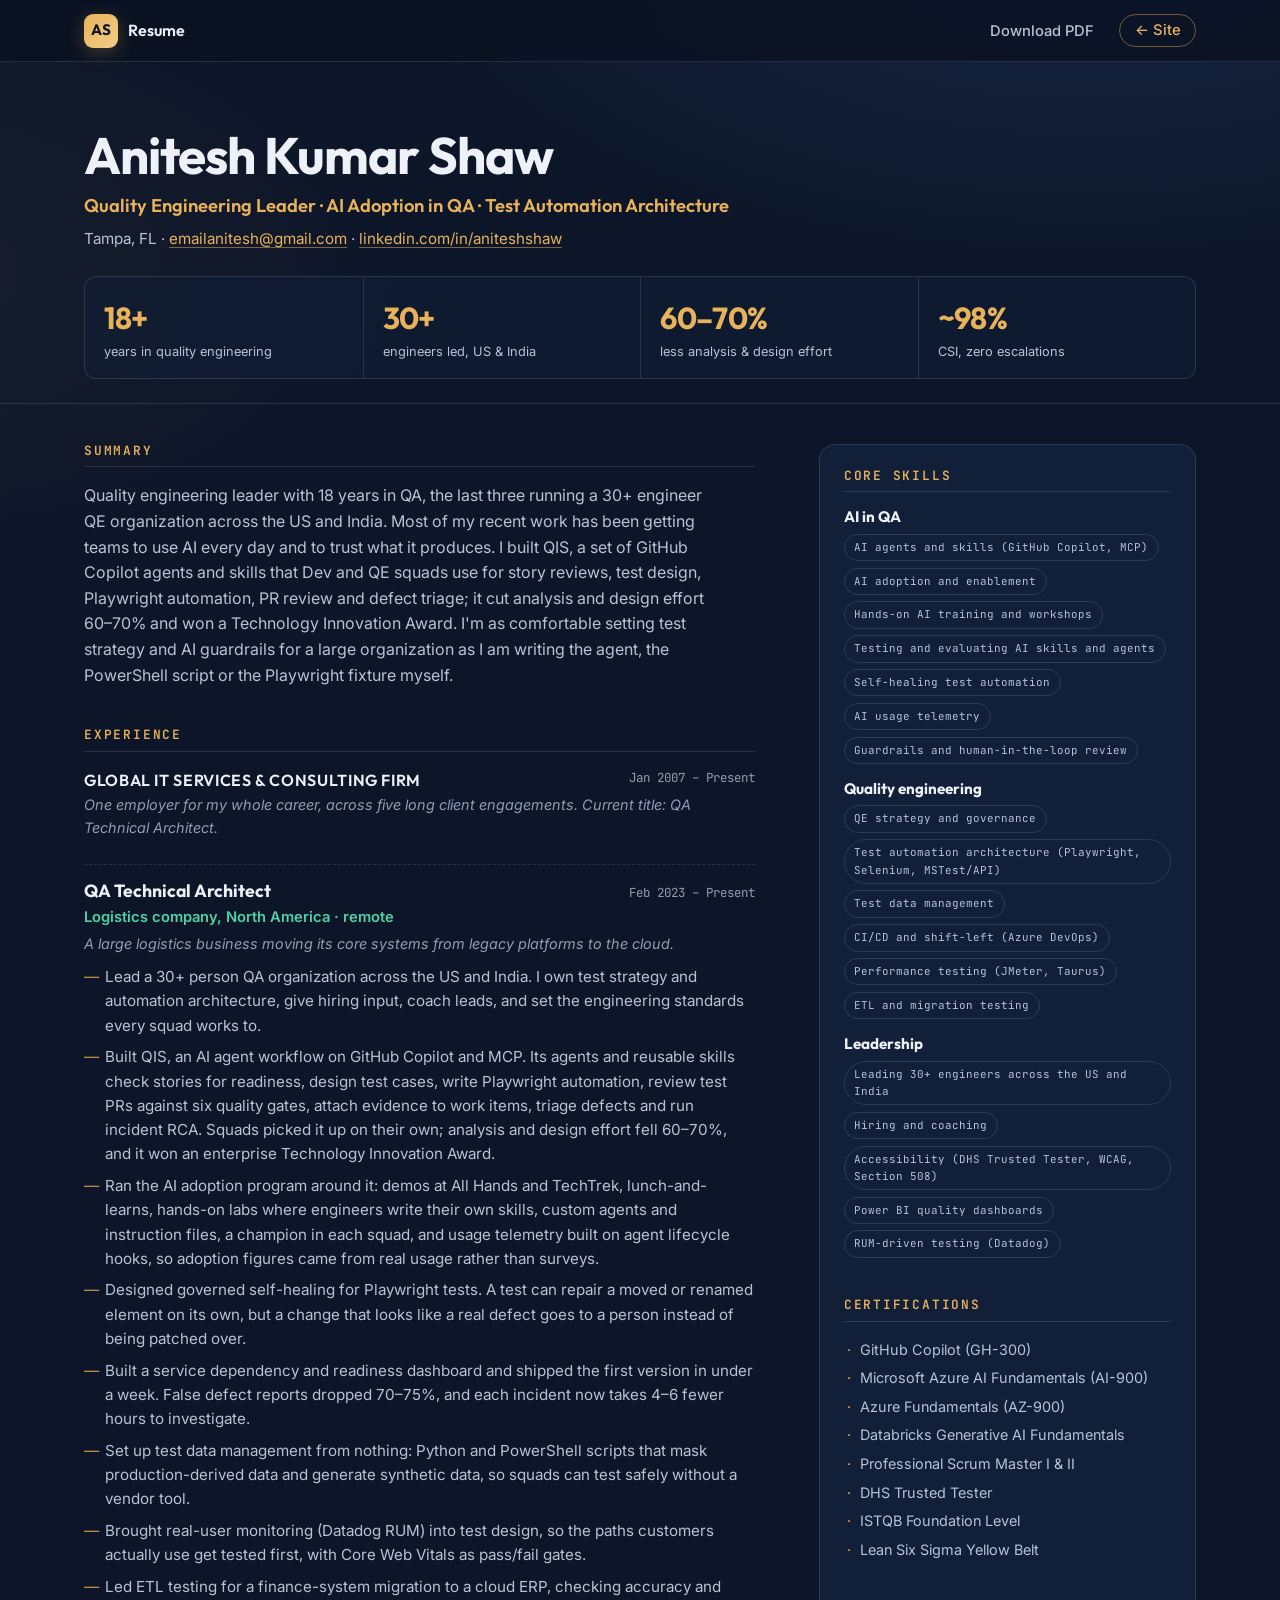
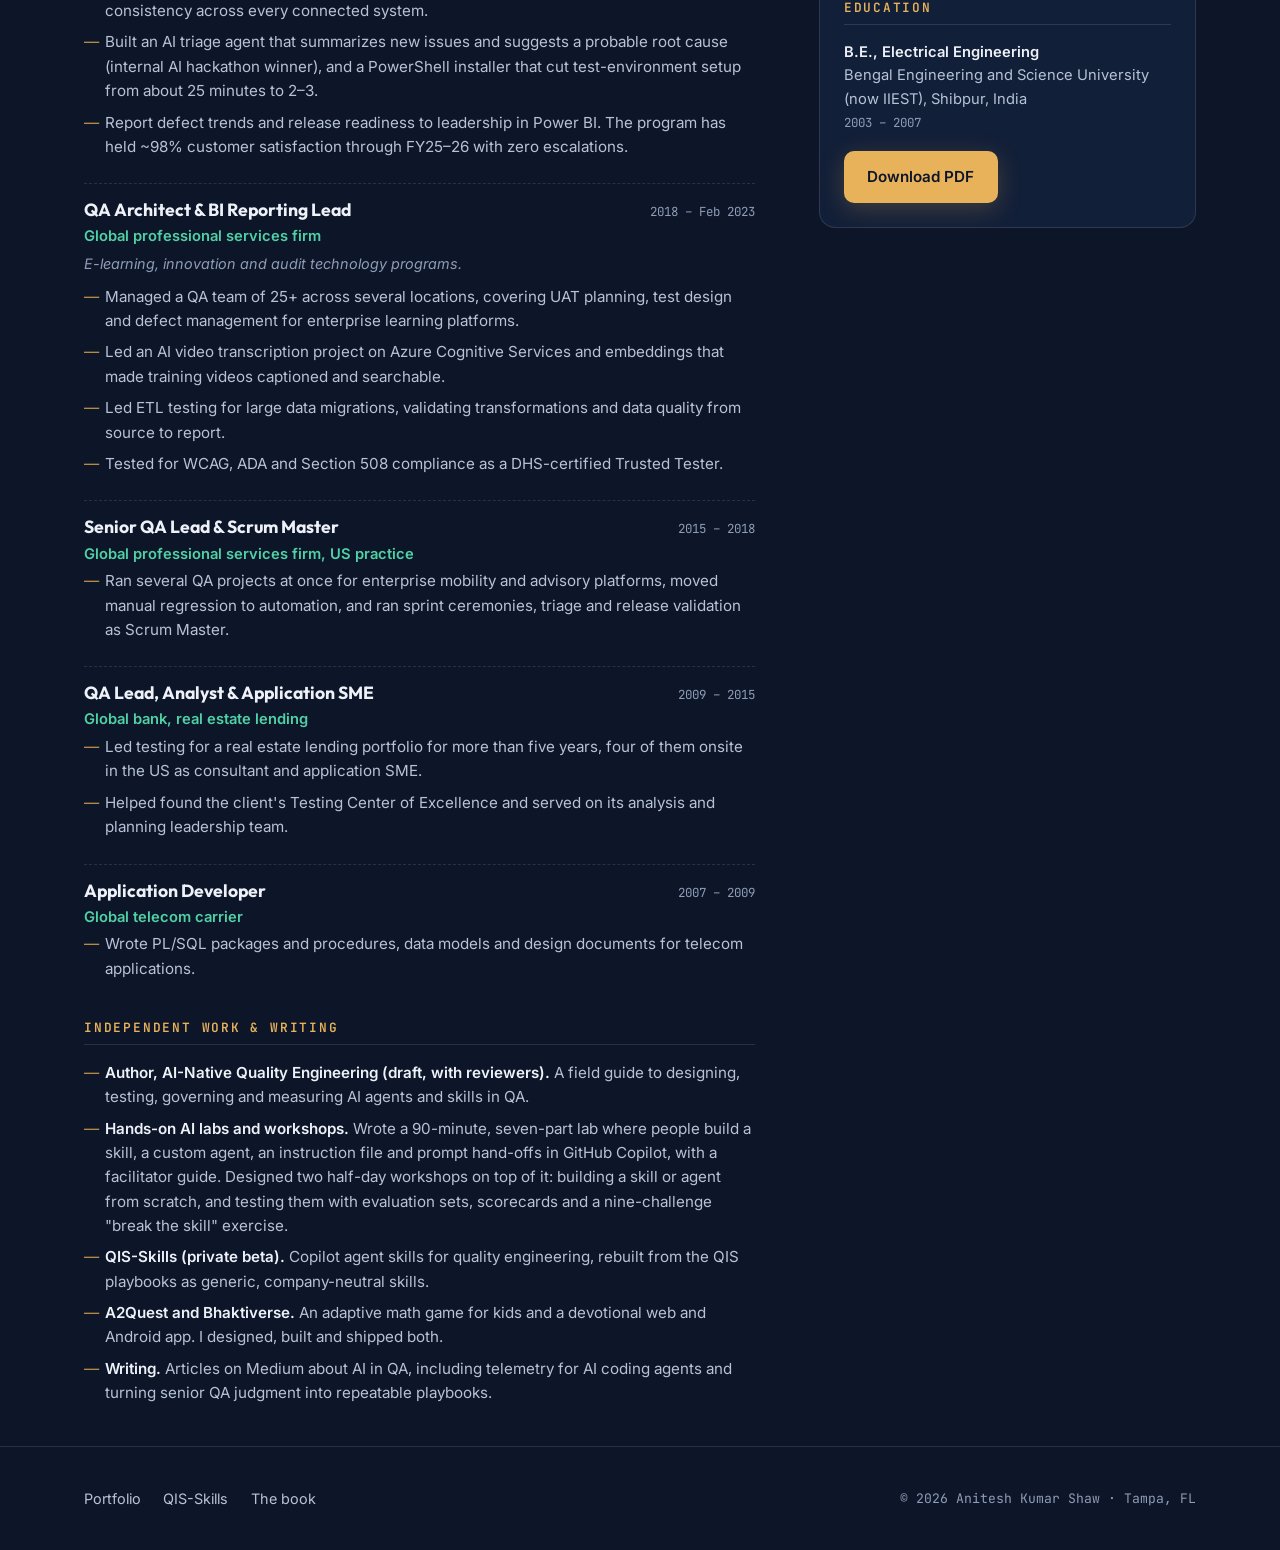
<file: resume/index.html>
<!DOCTYPE html>
<html lang="en">
<head>
<meta charset="UTF-8" />
<meta name="viewport" content="width=device-width, initial-scale=1.0" />
<title>Resume — Anitesh Shaw | Quality Engineering Leader</title>
<meta name="description" content="Resume of Anitesh Kumar Shaw: quality engineering leader, 18 years in QA, leads a 30+ engineer QE organization and helps teams adopt AI agents for testing." />
<meta name="author" content="Anitesh Kumar Shaw" />
<link rel="canonical" href="https://aniteshshaw.github.io/resume/" />
<meta property="og:type" content="website" />
<meta property="og:url" content="https://aniteshshaw.github.io/resume/" />
<meta property="og:title" content="Resume — Anitesh Shaw | Quality Engineering Leader" />
<meta property="og:description" content="18 years in QA. Leads a 30+ engineer QE organization and built AI agents that cut analysis and design effort 60–70%." />
<meta property="og:image" content="https://aniteshshaw.github.io/assets/og-image.png" />
<link rel="icon" href="../assets/favicon.svg" type="image/svg+xml" />
<link rel="preconnect" href="https://fonts.googleapis.com" />
<link rel="preconnect" href="https://fonts.gstatic.com" crossorigin />
<link href="https://fonts.googleapis.com/css2?family=Outfit:wght@500;600;700&family=Inter:wght@400;500;600&family=JetBrains+Mono:wght@400;500;700&family=Caveat:wght@500;700&display=swap" rel="stylesheet" />
<link rel="stylesheet" href="../css/style.css?v=20261001e" />
<script>document.documentElement.classList.add('js');</script>
</head>
<body class="page-resume">
<!-- generated by private/resume/build-resume.mjs — edit resume-data.mjs, not this file -->
<a class="skip-link" href="#main">Skip to main content</a>
<header class="site-header">
  <nav class="nav" aria-label="Primary">
    <a class="nav__logo" href="../"><span class="nav__logo-mark">AS</span><span class="nav__logo-sub">Resume</span></a>
    <ul class="nav__menu nav__menu--static">
      <li><a href="../assets/resume.pdf">Download PDF</a></li>
      <li><a href="../" class="nav__cta">← Site</a></li>
    </ul>
  </nav>
</header>

<main id="main">
  <section class="cv-hero">
    <div class="container">
      <h1>Anitesh Kumar Shaw</h1>
      <p class="cv-hero__headline">Quality Engineering Leader · AI Adoption in QA · Test Automation Architecture</p>
      <p class="cv-hero__contact">Tampa, FL · <a href="mailto:emailanitesh@gmail.com">emailanitesh@gmail.com</a> · <a href="https://www.linkedin.com/in/aniteshshaw/">linkedin.com/in/aniteshshaw</a></p>
      <ul class="stat-strip stat-strip--cv" aria-label="Highlights">
        <li><span class="stat-strip__v">18+</span><span class="stat-strip__l">years in quality engineering</span></li><li><span class="stat-strip__v">30+</span><span class="stat-strip__l">engineers led, US &amp; India</span></li><li><span class="stat-strip__v">60–70%</span><span class="stat-strip__l">less analysis &amp; design effort</span></li><li><span class="stat-strip__v">~98%</span><span class="stat-strip__l">CSI, zero escalations</span></li>
      </ul>
    </div>
  </section>

  <section class="section section--tight">
    <div class="container cv-grid">
      <div class="cv-main">
        <h2 class="cv-h">Summary</h2>
        <p class="prose">Quality engineering leader with 18 years in QA, the last three running a 30+ engineer QE organization across the US and India. Most of my recent work has been getting teams to use AI every day and to trust what it produces. I built QIS, a set of GitHub Copilot agents and skills that Dev and QE squads use for story reviews, test design, Playwright automation, PR review and defect triage; it cut analysis and design effort 60–70% and won a Technology Innovation Award. I'm as comfortable setting test strategy and AI guardrails for a large organization as I am writing the agent, the PowerShell script or the Playwright fixture myself.</p>

        <h2 class="cv-h">Experience</h2>
        <div class="cv-employer"><strong>Global IT services &amp; consulting firm</strong><span>Jan 2007 – Present</span></div>
        <p class="cv-job__ctx">One employer for my whole career, across five long client engagements. Current title: QA Technical Architect.</p>
        
        <article class="cv-job">
          <div class="cv-job__head"><h3>QA Technical Architect</h3><span class="cv-job__dates">Feb 2023 – Present</span></div>
          <p class="cv-job__org">Logistics company, North America · remote</p>
          <p class="cv-job__ctx">A large logistics business moving its core systems from legacy platforms to the cloud.</p>
          <ul class="cv-list"><li>Lead a 30+ person QA organization across the US and India. I own test strategy and automation architecture, give hiring input, coach leads, and set the engineering standards every squad works to.</li><li>Built QIS, an AI agent workflow on GitHub Copilot and MCP. Its agents and reusable skills check stories for readiness, design test cases, write Playwright automation, review test PRs against six quality gates, attach evidence to work items, triage defects and run incident RCA. Squads picked it up on their own; analysis and design effort fell 60–70%, and it won an enterprise Technology Innovation Award.</li><li>Ran the AI adoption program around it: demos at All Hands and TechTrek, lunch-and-learns, hands-on labs where engineers write their own skills, custom agents and instruction files, a champion in each squad, and usage telemetry built on agent lifecycle hooks, so adoption figures came from real usage rather than surveys.</li><li>Designed governed self-healing for Playwright tests. A test can repair a moved or renamed element on its own, but a change that looks like a real defect goes to a person instead of being patched over.</li><li>Built a service dependency and readiness dashboard and shipped the first version in under a week. False defect reports dropped 70–75%, and each incident now takes 4–6 fewer hours to investigate.</li><li>Set up test data management from nothing: Python and PowerShell scripts that mask production-derived data and generate synthetic data, so squads can test safely without a vendor tool.</li><li>Brought real-user monitoring (Datadog RUM) into test design, so the paths customers actually use get tested first, with Core Web Vitals as pass/fail gates.</li><li>Led ETL testing for a finance-system migration to a cloud ERP, checking accuracy and consistency across every connected system.</li><li>Built an AI triage agent that summarizes new issues and suggests a probable root cause (internal AI hackathon winner), and a PowerShell installer that cut test-environment setup from about 25 minutes to 2–3.</li><li>Report defect trends and release readiness to leadership in Power BI. The program has held ~98% customer satisfaction through FY25–26 with zero escalations.</li></ul>
        </article>
        <article class="cv-job">
          <div class="cv-job__head"><h3>QA Architect &amp; BI Reporting Lead</h3><span class="cv-job__dates">2018 – Feb 2023</span></div>
          <p class="cv-job__org">Global professional services firm</p>
          <p class="cv-job__ctx">E-learning, innovation and audit technology programs.</p>
          <ul class="cv-list"><li>Managed a QA team of 25+ across several locations, covering UAT planning, test design and defect management for enterprise learning platforms.</li><li>Led an AI video transcription project on Azure Cognitive Services and embeddings that made training videos captioned and searchable.</li><li>Led ETL testing for large data migrations, validating transformations and data quality from source to report.</li><li>Tested for WCAG, ADA and Section 508 compliance as a DHS-certified Trusted Tester.</li></ul>
        </article>
        <article class="cv-job">
          <div class="cv-job__head"><h3>Senior QA Lead &amp; Scrum Master</h3><span class="cv-job__dates">2015 – 2018</span></div>
          <p class="cv-job__org">Global professional services firm, US practice</p>
          
          <ul class="cv-list"><li>Ran several QA projects at once for enterprise mobility and advisory platforms, moved manual regression to automation, and ran sprint ceremonies, triage and release validation as Scrum Master.</li></ul>
        </article>
        <article class="cv-job">
          <div class="cv-job__head"><h3>QA Lead, Analyst &amp; Application SME</h3><span class="cv-job__dates">2009 – 2015</span></div>
          <p class="cv-job__org">Global bank, real estate lending</p>
          
          <ul class="cv-list"><li>Led testing for a real estate lending portfolio for more than five years, four of them onsite in the US as consultant and application SME.</li><li>Helped found the client's Testing Center of Excellence and served on its analysis and planning leadership team.</li></ul>
        </article>
        <article class="cv-job">
          <div class="cv-job__head"><h3>Application Developer</h3><span class="cv-job__dates">2007 – 2009</span></div>
          <p class="cv-job__org">Global telecom carrier</p>
          
          <ul class="cv-list"><li>Wrote PL/SQL packages and procedures, data models and design documents for telecom applications.</li></ul>
        </article>

        <h2 class="cv-h">Independent work &amp; writing</h2>
        <ul class="cv-list"><li><strong>Author, AI-Native Quality Engineering (draft, with reviewers).</strong> A field guide to designing, testing, governing and measuring AI agents and skills in QA.</li><li><strong>Hands-on AI labs and workshops.</strong> Wrote a 90-minute, seven-part lab where people build a skill, a custom agent, an instruction file and prompt hand-offs in GitHub Copilot, with a facilitator guide. Designed two half-day workshops on top of it: building a skill or agent from scratch, and testing them with evaluation sets, scorecards and a nine-challenge &quot;break the skill&quot; exercise.</li><li><strong>QIS-Skills (private beta).</strong> Copilot agent skills for quality engineering, rebuilt from the QIS playbooks as generic, company-neutral skills.</li><li><strong>A2Quest and Bhaktiverse.</strong> An adaptive math game for kids and a devotional web and Android app. I designed, built and shipped both.</li><li><strong>Writing.</strong> Articles on Medium about AI in QA, including telemetry for AI coding agents and turning senior QA judgment into repeatable playbooks.</li></ul>
      </div>

      <aside class="cv-side">
        <h2 class="cv-h">Core skills</h2>
        <div class="cv-skill"><h3>AI in QA</h3><ul class="chip-row chip-row--cv"><li>AI agents and skills (GitHub Copilot, MCP)</li><li>AI adoption and enablement</li><li>Hands-on AI training and workshops</li><li>Testing and evaluating AI skills and agents</li><li>Self-healing test automation</li><li>AI usage telemetry</li><li>Guardrails and human-in-the-loop review</li></ul></div><div class="cv-skill"><h3>Quality engineering</h3><ul class="chip-row chip-row--cv"><li>QE strategy and governance</li><li>Test automation architecture (Playwright, Selenium, MSTest/API)</li><li>Test data management</li><li>CI/CD and shift-left (Azure DevOps)</li><li>Performance testing (JMeter, Taurus)</li><li>ETL and migration testing</li></ul></div><div class="cv-skill"><h3>Leadership</h3><ul class="chip-row chip-row--cv"><li>Leading 30+ engineers across the US and India</li><li>Hiring and coaching</li><li>Accessibility (DHS Trusted Tester, WCAG, Section 508)</li><li>Power BI quality dashboards</li><li>RUM-driven testing (Datadog)</li></ul></div>
        <h2 class="cv-h">Certifications</h2>
        <ul class="cv-certs"><li>GitHub Copilot (GH-300)</li><li>Microsoft Azure AI Fundamentals (AI-900)</li><li>Azure Fundamentals (AZ-900)</li><li>Databricks Generative AI Fundamentals</li><li>Professional Scrum Master I &amp; II</li><li>DHS Trusted Tester</li><li>ISTQB Foundation Level</li><li>Lean Six Sigma Yellow Belt</li></ul>
        <h2 class="cv-h">Education</h2>
        <p class="cv-edu"><strong>B.E., Electrical Engineering</strong><br />Bengal Engineering and Science University (now IIEST), Shibpur, India<br /><span>2003 – 2007</span></p>
        <a class="btn btn--primary" href="../assets/resume.pdf">Download PDF</a>
      </aside>
    </div>
  </section>
</main>

<footer class="footer">
  <div class="container footer__inner">
    <nav class="footer__nav" aria-label="Footer">
      <a href="../">Portfolio</a>
      <a href="../qis-skills/">QIS-Skills</a>
      <a href="../#book">The book</a>
    </nav>
    <p class="footer__note"><span id="footerYear"></span> Anitesh Kumar Shaw · Tampa, FL</p>
  </div>
</footer>
<script src="../js/main.js?v=20261001e"></script>
</body>
</html>
</file>
<file: css/style.css>
/* =============================================================================
   Anitesh Shaw — Portfolio
   Static site design system. Dark navy + amber, with a hand-sketched "blueprint"
   language (grid paper, ink-wobble lines, handwritten notes) borrowed from the book.
   ========================================================================== */

:root {
  --ink: #08101F;
  --navy-deep: #0D1629;
  --navy: #1F3864;
  --navy-light: #2C4A7C;
  --panel: #121F38;
  --panel-2: #172A4B;
  --amber: #E8B25A;
  --amber-dim: #C99648;
  --amber-soft: rgba(232, 178, 90, 0.12);
  --teal: #4FD1A5;
  --sky: #8DBEFF;
  --rose: #F49595;
  --offwhite: #EEF2F8;
  --offwhite-dim: #B7C2D6;
  --muted: #8E9CB5;
  --border: rgba(238, 242, 248, 0.12);
  --border-strong: rgba(238, 242, 248, 0.22);
  --grid-line: rgba(141, 190, 255, 0.07);

  --font-head: 'Outfit', 'Inter', system-ui, sans-serif;
  --font-body: 'Inter', system-ui, sans-serif;
  --font-mono: 'JetBrains Mono', ui-monospace, monospace;
  --font-hand: 'Caveat', 'Segoe Print', cursive;

  --container: 1160px;
  --radius: 12px;
  --space-1: 0.5rem;
  --space-2: 1rem;
  --space-3: 1.5rem;
  --space-4: 2.5rem;
  --space-5: 4rem;
  --space-6: 6rem;
  --ease: cubic-bezier(0.2, 0.7, 0.2, 1);
}

*, *::before, *::after { box-sizing: border-box; }
html { scroll-behavior: smooth; scroll-padding-top: 76px; }

body {
  margin: 0;
  background:
    radial-gradient(1200px 600px at 85% -10%, rgba(44, 74, 124, 0.35), transparent 60%),
    radial-gradient(900px 500px at -10% 30%, rgba(232, 178, 90, 0.05), transparent 60%),
    var(--navy-deep);
  background-attachment: fixed;
  color: var(--offwhite);
  font-family: var(--font-body);
  font-size: 1rem;
  line-height: 1.6;
  -webkit-font-smoothing: antialiased;
  overflow-x: hidden;
}

h1, h2, h3, h4 {
  font-family: var(--font-head);
  font-weight: 700;
  line-height: 1.15;
  margin: 0 0 var(--space-2);
  color: var(--offwhite);
  text-wrap: balance;
}
p { margin: 0 0 var(--space-2); }
a { color: var(--amber); text-decoration: none; }
a:hover { text-decoration: underline; }
/* Body-content links rely on more than color alone (WCAG 1.4.1). */
main p a:not(.btn), main li a:not(.btn) {
  text-decoration: underline;
  text-underline-offset: 3px;
  text-decoration-color: rgba(232, 178, 90, 0.5);
}
ul, ol { margin: 0; padding: 0; list-style: none; }
img { max-width: 100%; height: auto; display: block; }
code { font-family: var(--font-mono); font-size: 0.88em; }
strong { color: var(--offwhite); font-weight: 600; }
.accent { color: var(--amber); }
.muted { color: var(--muted); }

a:focus-visible, button:focus-visible, input:focus-visible, textarea:focus-visible, select:focus-visible {
  outline: 2px solid var(--amber);
  outline-offset: 3px;
  border-radius: 4px;
}

.skip-link {
  position: absolute; left: -9999px; top: 0;
  background: var(--amber); color: var(--navy-deep);
  padding: 0.75rem 1.25rem; font-weight: 600; z-index: 1000; border-radius: 0 0 6px 0;
}
.skip-link:focus { left: 0; }

.container { max-width: var(--container); margin: 0 auto; padding: 0 var(--space-3); }
.narrow { max-width: 760px; }
.visually-hidden { position: absolute; width: 1px; height: 1px; overflow: hidden; clip: rect(0 0 0 0); white-space: nowrap; }

/* ---------- Reveal on scroll (only when JS is running) ---------- */
.js .reveal {
  opacity: 0;
  transform: translateY(18px);
  transition: opacity 0.6s ease, transform 0.6s var(--ease);
  transition-delay: min(calc(var(--i, 0) * 45ms), 450ms);
}
.js .reveal.is-in { opacity: 1; transform: none; }

/* ---------- Header / Nav ---------- */
.site-header {
  position: sticky; top: 0; z-index: 100;
  background: rgba(10, 18, 34, 0.82);
  backdrop-filter: blur(10px);
  -webkit-backdrop-filter: blur(10px);
  border-bottom: 1px solid var(--border);
}
.nav {
  display: flex; align-items: center; justify-content: space-between;
  padding: 0.85rem var(--space-3);
  max-width: var(--container); margin: 0 auto;
}
.nav__logo { display: inline-flex; align-items: center; gap: 0.6rem; color: var(--offwhite); }
.nav__logo:hover { text-decoration: none; }
.nav__logo-mark {
  display: inline-grid; place-items: center;
  width: 34px; height: 34px; border-radius: 9px;
  font-family: var(--font-head); font-weight: 700; font-size: 0.95rem;
  color: var(--navy-deep); background: linear-gradient(135deg, var(--amber), #F4CD87);
  box-shadow: 0 4px 18px rgba(232, 178, 90, 0.25);
}
.nav__logo-sub { font-family: var(--font-head); font-weight: 600; font-size: 1rem; letter-spacing: 0.01em; }
.nav__toggle {
  display: none; flex-direction: column; gap: 5px;
  background: none; border: none; padding: 0.5rem; cursor: pointer;
}
.nav__bar { width: 22px; height: 2px; background: var(--offwhite); display: block; transition: transform 0.2s ease, opacity 0.2s ease; }
.nav__toggle[aria-expanded="true"] .nav__bar:nth-child(1) { transform: translateY(7px) rotate(45deg); }
.nav__toggle[aria-expanded="true"] .nav__bar:nth-child(2) { opacity: 0; }
.nav__toggle[aria-expanded="true"] .nav__bar:nth-child(3) { transform: translateY(-7px) rotate(-45deg); }
.nav__menu { display: flex; align-items: center; gap: 1.6rem; }
.nav__menu a { color: var(--offwhite-dim); font-size: 0.92rem; font-weight: 500; }
.nav__menu a:hover, .nav__menu a:focus-visible { color: var(--amber); text-decoration: none; }
.nav__menu a.nav__cta {
  color: var(--amber); border: 1px solid rgba(232, 178, 90, 0.45);
  padding: 0.4rem 0.9rem; border-radius: 999px;
}
.nav__menu a.nav__cta:hover { background: var(--amber-soft); }

@media (max-width: 900px) {
  .nav__toggle { display: flex; }
  .nav__menu:not(.nav__menu--static) {
    position: absolute; top: 100%; left: 0; right: 0;
    flex-direction: column; align-items: stretch; gap: 0;
    background: rgba(10, 18, 34, 0.98);
    border-bottom: 1px solid var(--border);
    max-height: 0; overflow: hidden; transition: max-height 0.3s ease;
  }
  .nav__menu.is-open { max-height: 520px; }
  .nav__menu:not(.nav__menu--static) a { display: block; padding: 0.9rem var(--space-3); }
  .nav__menu:not(.nav__menu--static) a.nav__cta { border: none; border-radius: 0; }
  .nav__menu--static { gap: 1rem; }
}

/* ---------- Buttons ---------- */
.btn {
  display: inline-flex; align-items: center; gap: 0.5rem;
  padding: 0.8rem 1.4rem; border-radius: 10px;
  font-weight: 600; font-size: 0.95rem;
  border: 1px solid transparent; cursor: pointer;
  transition: transform 0.15s ease, background 0.15s ease, border-color 0.15s ease, box-shadow 0.2s ease;
}
.btn:hover { text-decoration: none; transform: translateY(-1px); }
.btn--primary { background: var(--amber); color: var(--navy-deep); box-shadow: 0 6px 24px rgba(232, 178, 90, 0.22); }
.btn--primary:hover { background: #F2C477; box-shadow: 0 8px 30px rgba(232, 178, 90, 0.35); }
.btn--secondary { background: rgba(238, 242, 248, 0.03); color: var(--offwhite); border-color: var(--border-strong); }
.btn--secondary:hover { border-color: var(--amber); color: var(--amber); }

/* ---------- Sections ---------- */
.section { padding: var(--space-6) 0; border-top: 1px solid var(--border); position: relative; }
.section--tight { padding: var(--space-4) 0; }
.section--alt { background: linear-gradient(180deg, rgba(31, 56, 100, 0.20), rgba(31, 56, 100, 0.06)); }
.section__label {
  font-family: var(--font-mono); font-size: 0.76rem; letter-spacing: 0.14em; text-transform: uppercase;
  color: var(--amber); display: inline-flex; align-items: center; gap: 0.6rem; margin-bottom: 0.6rem;
}
.section__label::before { content: ""; width: 18px; height: 1px; background: currentColor; }
.section__title { font-size: clamp(1.7rem, 3.2vw, 2.4rem); margin-bottom: 0.75rem; letter-spacing: -0.01em; }
.section__lead { color: var(--offwhite-dim); max-width: 680px; margin-bottom: var(--space-4); font-size: 1.06rem; }
.subhead { font-size: 1.1rem; margin: var(--space-4) 0 var(--space-2); }
.prose { color: var(--offwhite-dim); max-width: 64ch; }
.prose--sm { font-size: 0.94rem; }
.fineprint { font-size: 0.82rem; color: var(--muted); margin-top: var(--space-2); }

.live-dot {
  display: inline-block; width: 8px; height: 8px; border-radius: 50%;
  background: var(--teal); box-shadow: 0 0 0 0 rgba(79, 209, 165, 0.6);
  animation: ping 2.2s ease-out infinite;
}
@keyframes ping {
  0% { box-shadow: 0 0 0 0 rgba(79, 209, 165, 0.55); }
  70% { box-shadow: 0 0 0 9px rgba(79, 209, 165, 0); }
  100% { box-shadow: 0 0 0 0 rgba(79, 209, 165, 0); }
}

/* ---------- Home hero ---------- */
.hero { position: relative; padding: var(--space-5) 0 var(--space-4); overflow: hidden; }
.hero__bg {
  position: absolute; inset: 0; z-index: 0; pointer-events: none;
  background-image:
    linear-gradient(var(--grid-line) 1px, transparent 1px),
    linear-gradient(90deg, var(--grid-line) 1px, transparent 1px);
  background-size: 32px 32px;
  mask-image: radial-gradient(ellipse 80% 70% at 60% 30%, #000 30%, transparent 75%);
  -webkit-mask-image: radial-gradient(ellipse 80% 70% at 60% 30%, #000 30%, transparent 75%);
}
.hero__grid {
  position: relative; z-index: 1;
  display: grid; grid-template-columns: minmax(0, 1.25fr) minmax(0, 0.85fr);
  gap: var(--space-4); align-items: center;
}
.hero__kicker {
  display: inline-flex; align-items: center; gap: 0.6rem;
  font-family: var(--font-mono); font-size: 0.82rem; color: var(--offwhite-dim);
  padding: 0.35rem 0.8rem; border: 1px solid var(--border); border-radius: 999px;
  background: rgba(18, 31, 56, 0.6); margin-bottom: var(--space-3);
}
.hero h1 { font-size: clamp(2.1rem, 4.4vw, 3.3rem); letter-spacing: -0.02em; margin-bottom: var(--space-3); }
.hero__lead { font-size: 1.14rem; color: var(--offwhite-dim); max-width: 620px; margin-bottom: var(--space-4); }
.hero__lead a { font-weight: 600; }
.hero__ctas { display: flex; flex-wrap: wrap; gap: var(--space-2); margin-bottom: var(--space-3); }
.hero__socials { display: flex; flex-wrap: wrap; gap: 0.5rem 1.4rem; }
.hero__socials a { color: var(--offwhite-dim); font-size: 0.9rem; font-weight: 500; text-decoration: none !important; }
.hero__socials a:hover { color: var(--amber); }

.portrait { position: relative; margin: 0; justify-self: end; width: min(380px, 100%); }
.portrait__photo {
  position: relative; aspect-ratio: 1; border-radius: 24px; padding: 2px;
  background: linear-gradient(150deg, rgba(232, 178, 90, 0.85), rgba(232, 178, 90, 0.1) 45%, rgba(79, 209, 165, 0.6));
  box-shadow: 0 30px 70px rgba(0, 0, 0, 0.5);
}
.portrait__photo::before {
  content: ""; position: absolute; inset: -18%; z-index: -1; border-radius: 50%;
  background: radial-gradient(circle, rgba(232, 178, 90, 0.18), transparent 65%);
}
.portrait__photo img { width: 100%; height: 100%; object-fit: cover; border-radius: 22px; background: var(--panel); }
.portrait__card {
  position: relative; margin: -2.4rem 1.2rem 0; padding: 0.9rem 1.1rem;
  border-radius: 14px; background: rgba(13, 22, 41, 0.94); border: 1px solid var(--border-strong);
  box-shadow: 0 18px 40px rgba(0, 0, 0, 0.45); backdrop-filter: blur(6px);
}
.portrait__facts { display: grid; gap: 0.45rem; }
.portrait__facts li { display: grid; grid-template-columns: 4.6rem 1fr; gap: 0.6rem; align-items: baseline; font-size: 0.84rem; font-weight: 500; color: var(--offwhite); line-height: 1.35; }
.portrait__facts span { font-family: var(--font-mono); font-size: 0.64rem; letter-spacing: 0.1em; text-transform: uppercase; color: var(--amber); }

.stat-strip {
  position: relative; z-index: 1;
  display: grid; grid-template-columns: repeat(4, minmax(0, 1fr));
  margin-top: var(--space-5);
  border: 1px solid var(--border); border-radius: var(--radius);
  background: rgba(18, 31, 56, 0.55);
}
.stat-strip li { padding: 1.1rem 1.2rem; border-left: 1px solid var(--border); }
.stat-strip li:first-child { border-left: none; }
.stat-strip__v { display: block; font-family: var(--font-head); font-size: 1.9rem; font-weight: 700; color: var(--amber); letter-spacing: -0.02em; }
.stat-strip__l { display: block; font-size: 0.8rem; color: var(--offwhite-dim); line-height: 1.35; }

@media (max-width: 980px) {
  .hero__grid { grid-template-columns: 1fr; gap: var(--space-3); }
  .portrait { order: -1; width: min(460px, 100%); justify-self: start; display: grid; grid-template-columns: 128px 1fr; gap: 1rem; align-items: center; }
  .portrait__photo { border-radius: 20px; box-shadow: 0 14px 34px rgba(0, 0, 0, 0.45); }
  .portrait__photo img { border-radius: 18px; }
  .portrait__card { margin: 0; box-shadow: none; }
  .stat-strip { grid-template-columns: repeat(2, minmax(0, 1fr)); }
  .stat-strip li:nth-child(3) { border-left: none; }
  .stat-strip li:nth-child(n+3) { border-top: 1px solid var(--border); }
}
@media (max-width: 560px) {
  .portrait { grid-template-columns: 96px 1fr; gap: 0.75rem; }
  .portrait__card { padding: 0.6rem 0.75rem; }
  .portrait__facts li { grid-template-columns: 1fr; gap: 0; font-size: 0.76rem; }
  .stat-strip li { padding: 0.9rem; }
  .stat-strip__v { font-size: 1.6rem; }
}

/* ---------- AI enablement flywheel ---------- */
.flywheel {
  display: grid; grid-template-columns: minmax(0, 0.9fr) minmax(0, 1.1fr);
  gap: var(--space-4); align-items: start;
}
.flywheel__viz { position: sticky; top: 96px; }
.flywheel__viz {
  border-radius: 20px; padding: var(--space-3);
  background-color: rgba(10, 18, 34, 0.6);
  background-image: linear-gradient(var(--grid-line) 1px, transparent 1px), linear-gradient(90deg, var(--grid-line) 1px, transparent 1px);
  background-size: 24px 24px;
  border: 1px solid var(--border);
}
.flywheel__svg { width: 100%; height: auto; display: block; color: var(--amber); }
.fw-track { fill: none; stroke: rgba(238, 242, 248, 0.28); stroke-width: 2; }
.fw-flow { fill: none; stroke: var(--amber); stroke-width: 2; stroke-dasharray: 4 14; opacity: 0.7; animation: dash 1.2s linear infinite; }
.fw-packet { fill: var(--amber); filter: drop-shadow(0 0 6px rgba(232, 178, 90, 0.9)); }
.fw-stage circle { fill: var(--panel); stroke: rgba(238, 242, 248, 0.35); stroke-width: 2; transition: fill 0.35s ease, stroke 0.35s ease; }
.fw-stage.is-active circle { stroke: var(--amber); fill: #3A3220; }
.fw-stage text { font-family: var(--font-head); font-weight: 700; font-size: 22px; fill: var(--offwhite); text-anchor: middle; }
.fw-hub { fill: rgba(232, 178, 90, 0.08); stroke: var(--amber); stroke-width: 1.6; }
.fw-hub-t { font-family: var(--font-head); font-weight: 700; font-size: 19px; fill: var(--offwhite); text-anchor: middle; }
.fw-hub-s { font-family: var(--font-hand); font-size: 19px; fill: var(--amber); text-anchor: middle; }
.flywheel__note {
  position: absolute; right: 18px; bottom: 10px; margin: 0;
  font-family: var(--font-hand); font-size: 1.2rem; color: var(--amber); transform: rotate(-3deg);
}
@keyframes spin { to { transform: rotate(360deg); } }
@keyframes dash { to { stroke-dashoffset: -18; } }

.stages { display: grid; gap: 0.6rem; counter-reset: none; }
.stage {
  display: grid; grid-template-columns: auto 1fr; gap: 1rem;
  padding: 1rem 1.2rem; border-radius: var(--radius);
  border: 1px solid var(--border); background: rgba(18, 31, 56, 0.55);
  transition: border-color 0.35s ease, background 0.35s ease;
}
.stage.is-active { border-color: rgba(232, 178, 90, 0.55); background: rgba(232, 178, 90, 0.07); }
.stage__n { font-family: var(--font-mono); font-size: 0.85rem; color: var(--amber); padding-top: 0.15rem; }
.stage h3 { font-size: 1.08rem; margin: 0 0 0.3rem; }
.stage p { color: var(--offwhite-dim); font-size: 0.92rem; margin: 0 0 0.45rem; }
.evidence { font-family: var(--font-mono); font-size: 0.72rem; color: var(--teal); letter-spacing: 0.02em; }
.evidence a { color: var(--teal); }

.principle {
  margin: var(--space-5) 0 0; padding: var(--space-4) var(--space-3);
  text-align: center; border-top: 1px dashed var(--border-strong); border-bottom: 1px dashed var(--border-strong);
}
.principle p { font-family: var(--font-head); font-weight: 700; font-size: clamp(1.4rem, 3.2vw, 2.3rem); margin: 0 0 0.6rem; letter-spacing: -0.01em; }
.principle p span { display: inline-block; margin: 0 0.25em; }
.principle footer { font-family: var(--font-hand); font-size: 1.3rem; color: var(--offwhite-dim); }

@media (max-width: 900px) {
  .flywheel { grid-template-columns: 1fr; }
  .flywheel__viz { position: relative; top: 0; max-width: 420px; justify-self: center; width: 100%; }
}

/* ---------- Training & workshops ---------- */
.formats { display: grid; grid-template-columns: repeat(4, minmax(0, 1fr)); gap: var(--space-2); margin-bottom: var(--space-4); }
.format-card { padding: var(--space-3); border-radius: var(--radius); background: var(--panel); border: 1px solid var(--border); transition: border-color 0.25s ease, transform 0.25s ease; }
.format-card:hover { border-color: rgba(232, 178, 90, 0.4); transform: translateY(-3px); }
.format-card__meta { display: block; font-family: var(--font-mono); font-size: 0.7rem; letter-spacing: 0.06em; text-transform: uppercase; color: var(--teal); margin-bottom: 0.6rem; }
.format-card h3 { font-size: 1.1rem; margin: 0 0 0.45rem; }
.format-card p { font-size: 0.9rem; color: var(--offwhite-dim); margin: 0; }
@media (max-width: 1000px) { .formats { grid-template-columns: repeat(2, minmax(0, 1fr)); } }
@media (max-width: 560px) { .formats { grid-template-columns: 1fr; } }

.lab-path {
  padding: var(--space-4); border-radius: 20px; border: 1px solid rgba(141, 190, 255, 0.18);
  background-color: #0A1426;
  background-image: linear-gradient(var(--grid-line) 1px, transparent 1px), linear-gradient(90deg, var(--grid-line) 1px, transparent 1px);
  background-size: 24px 24px;
}
.lab-path__head h3 { font-size: 1.3rem; margin: 0 0 0.3rem; }
.lab-path__head p { font-family: var(--font-hand); font-size: 1.35rem; color: var(--amber); margin: 0 0 var(--space-3); }
.lab-track { display: grid; grid-template-columns: repeat(7, minmax(0, 1fr)); gap: 0.6rem; position: relative; margin-bottom: var(--space-3); }
.lab-track::before {
  content: ""; position: absolute; left: 4%; right: 4%; top: 1.15rem; height: 2px;
  background: repeating-linear-gradient(90deg, var(--amber) 0 6px, transparent 6px 12px); opacity: 0.45;
}
.lab-track li {
  position: relative; display: grid; gap: 0.35rem; align-content: start;
  padding: 0.75rem 0.7rem; border-radius: 12px; background: rgba(18, 31, 56, 0.92); border: 1px solid var(--border);
  animation: pipe-lit 8.4s linear infinite; animation-delay: calc(var(--i) * 1.2s - 0.2s);
}
.lab-track__n { font-family: var(--font-mono); font-size: 0.68rem; color: var(--amber); letter-spacing: 0.06em; text-transform: uppercase; }
.lab-track strong { font-size: 0.86rem; line-height: 1.25; }
.lab-track code { font-size: 0.68rem; color: var(--teal); background: rgba(79, 209, 165, 0.08); border-radius: 4px; padding: 0.15rem 0.35rem; justify-self: start; overflow-wrap: break-word; white-space: normal; }
.lab-path__outcomes { margin-bottom: var(--space-3); }
/* Workshop tracks: tabs when JS runs, all tracks stacked when it doesn't */
.tracks__tabs { display: none; }
.js .tracks__tabs { display: grid; grid-template-columns: repeat(3, minmax(0, 1fr)); gap: 0.6rem; margin-bottom: var(--space-2); }
.tracks__tab {
  display: grid; gap: 0.2rem; text-align: left; cursor: pointer;
  padding: 0.9rem 1.05rem; border-radius: 12px; border: 1px solid var(--border);
  background: var(--panel); color: var(--offwhite); font-family: var(--font-body);
  transition: border-color 0.2s ease, background 0.2s ease;
}
.tracks__tab:hover { border-color: rgba(232, 178, 90, 0.45); }
.tracks__tab[aria-selected="true"] { border-color: var(--amber); background: rgba(232, 178, 90, 0.08); box-shadow: 0 0 28px rgba(232, 178, 90, 0.1); }
.tracks__tab-n { font-family: var(--font-mono); font-size: 0.68rem; letter-spacing: 0.08em; text-transform: uppercase; color: var(--amber); }
.tracks__tab-t { font-family: var(--font-head); font-weight: 600; font-size: 1rem; line-height: 1.25; }
.tracks__tab-m { font-size: 0.8rem; color: var(--muted); }
.track + .track { margin-top: var(--space-3); }
.js .tracks .track + .track { margin-top: 0; }
.track[hidden] { display: none; }
.track:focus-visible { outline: 2px solid var(--amber); outline-offset: 3px; }
@media (max-width: 700px) { .js .tracks__tabs { grid-template-columns: 1fr; } }
@media (max-width: 1000px) {
  .lab-track { grid-template-columns: repeat(4, minmax(0, 1fr)); }
  .lab-track::before { display: none; }
}
@media (max-width: 560px) {
  .lab-path { padding: var(--space-3); }
  .lab-track { grid-template-columns: repeat(2, minmax(0, 1fr)); }
}

/* ---------- Case studies ---------- */
.case-studies { display: grid; gap: var(--space-3); }
.case-study {
  background: linear-gradient(160deg, var(--panel-2), var(--panel));
  border: 1px solid var(--border); border-radius: var(--radius);
  padding: var(--space-4); display: grid; gap: 0.9rem;
  transition: border-color 0.25s ease, transform 0.25s ease;
}
.case-study:hover { border-color: rgba(232, 178, 90, 0.35); }
.case-study__head { display: flex; flex-wrap: wrap; gap: 0.6rem 1rem; align-items: center; justify-content: space-between; }
.case-study__tag { font-family: var(--font-mono); font-size: 0.74rem; color: var(--offwhite-dim); letter-spacing: 0.06em; text-transform: uppercase; }
.case-study__metric {
  font-family: var(--font-mono); font-size: 0.82rem; font-weight: 700;
  color: var(--navy-deep); background: var(--amber); padding: 0.3rem 0.8rem; border-radius: 999px;
}
.case-study h3 { font-size: 1.35rem; margin: 0; }
.case-study p { color: var(--offwhite-dim); margin: 0; max-width: 78ch; }
.case-study__flow { display: flex; flex-wrap: wrap; gap: 0.4rem; margin-top: 0.3rem; }
.case-study__flow li {
  font-family: var(--font-mono); font-size: 0.72rem; color: var(--offwhite-dim);
  padding: 0.3rem 0.65rem; border: 1px dashed var(--border-strong); border-radius: 6px;
}
.case-study__flow li:not(:last-child)::after { content: " →"; color: var(--amber); }

.wins { display: grid; grid-template-columns: repeat(auto-fit, minmax(240px, 1fr)); gap: var(--space-2); }
.win { background: var(--panel); border: 1px solid var(--border); border-radius: var(--radius); padding: 1.1rem 1.3rem; }
.win h4 { font-size: 1rem; margin: 0 0 0.3rem; }
.win p { color: var(--offwhite-dim); font-size: 0.88rem; margin: 0; }
.win__metric { display: inline-block; font-family: var(--font-mono); font-size: 0.7rem; color: var(--amber); margin-bottom: 0.4rem; letter-spacing: 0.06em; text-transform: uppercase; }

/* ---------- Wordmark + product badge ---------- */
.wordmark {
  font-family: var(--font-head); font-weight: 700; letter-spacing: -0.03em; line-height: 1;
  font-size: clamp(3rem, 8vw, 5.4rem); margin: 0 0 0.6rem; color: var(--offwhite);
}
.wordmark span { color: var(--amber); }
.wordmark--sm { font-size: clamp(2rem, 4.6vw, 2.8rem); display: inline-block; }
.product-badge {
  display: inline-flex; align-items: center; gap: 0.5rem;
  font-family: var(--font-mono); font-size: 0.74rem; letter-spacing: 0.08em; text-transform: uppercase;
  color: var(--amber); background: var(--amber-soft); border: 1px solid rgba(232, 178, 90, 0.3);
  border-radius: 999px; padding: 0.35rem 0.9rem; margin-bottom: var(--space-2);
}
.product-badge::before { content: ""; width: 7px; height: 7px; border-radius: 50%; background: var(--teal); animation: ping 2.2s ease-out infinite; }

/* ---------- Home: product band ---------- */
.product-band { border-top: none; padding-top: 0; }
.product-band__panel {
  display: grid; grid-template-columns: minmax(0, 1fr) minmax(0, 1fr); gap: var(--space-4); align-items: center;
  padding: var(--space-4); border-radius: 20px; border: 1px solid rgba(232, 178, 90, 0.25);
  background-color: #0B1528;
  background-image:
    radial-gradient(600px 300px at 100% 0%, rgba(232, 178, 90, 0.10), transparent 60%),
    linear-gradient(var(--grid-line) 1px, transparent 1px), linear-gradient(90deg, var(--grid-line) 1px, transparent 1px);
  background-size: auto, 24px 24px, 24px 24px;
  box-shadow: 0 30px 80px rgba(0, 0, 0, 0.35);
}
.product-band__panel h2 { margin: 0; }
.product-band__claim { font-family: var(--font-head); font-size: 1.3rem; font-weight: 600; color: var(--offwhite); margin: 0.6rem 0 0.8rem; }
.product-band__copy > p:not(.product-band__claim) { color: var(--offwhite-dim); margin-bottom: var(--space-3); }
.band-pipe { display: grid; gap: 0.55rem; position: relative; }
.band-pipe::before {
  content: ""; position: absolute; left: 25px; top: 20px; bottom: 20px; width: 2px;
  background: repeating-linear-gradient(to bottom, var(--amber) 0 6px, transparent 6px 12px); opacity: 0.5;
}
.band-pipe li { position: relative; }
.band-pipe a, .band-pipe__row {
  display: grid; grid-template-columns: auto 1fr auto; align-items: center; gap: 0.9rem;
  padding: 0.55rem 0.9rem 0.55rem 0.5rem; border-radius: 12px;
  background: rgba(18, 31, 56, 0.85); border: 1px solid var(--border);
  color: var(--offwhite); text-decoration: none !important;
  animation: pipe-lit 6s linear infinite; animation-delay: calc(var(--i) * 1s - 0.2s);
  transition: transform 0.2s ease;
}
.band-pipe a:hover { transform: translateX(4px); border-color: var(--amber); }
.band-pipe__row:hover { transform: none; border-color: var(--border); }
@keyframes pipe-lit {
  0%, 20%, 100% { border-color: var(--border); }
  3%, 14% { border-color: rgba(232, 178, 90, 0.7); box-shadow: 0 0 24px rgba(232, 178, 90, 0.15); }
}
.band-pipe__ico { display: grid; place-items: center; width: 36px; height: 36px; border-radius: 10px; background: var(--amber-soft); color: var(--amber); }
.band-pipe__ico .ico { width: 20px; height: 20px; }
.band-pipe__name { font-weight: 600; font-size: 0.95rem; }
.band-pipe__art { font-family: var(--font-mono); font-size: 0.7rem; color: var(--muted); }
@media (max-width: 860px) { .product-band__panel { grid-template-columns: 1fr; padding: var(--space-3); } }
@media (max-width: 420px) { .band-pipe__art { display: none; } }

/* ---------- Book feature ---------- */
.book-feature__grid { display: grid; grid-template-columns: minmax(0, 0.75fr) minmax(0, 1.25fr); gap: var(--space-5); align-items: start; }
.book-feature__cover { position: sticky; top: 100px; }
.book-flip { perspective: 1400px; max-width: 280px; margin: 0 auto; cursor: pointer; }
.book-flip--sm { max-width: 230px; }
.book-flip__inner {
  position: relative; transform-style: preserve-3d;
  transform: rotateY(calc(var(--ry, -14deg) + var(--flip, 0deg))) rotateX(var(--rx, 4deg));
  transition: transform 0.7s var(--ease);
}
.book-flip.is-flipped { --flip: 180deg; }
.book-flip__face {
  width: 100%; height: auto; backface-visibility: hidden; -webkit-backface-visibility: hidden;
  box-shadow: 18px 30px 60px rgba(0, 0, 0, 0.55);
}
.book-flip__face--front { border-radius: 4px 10px 10px 4px; box-shadow: -2px 0 0 rgba(255, 255, 255, 0.6) inset, 18px 30px 60px rgba(0, 0, 0, 0.55), 4px 6px 0 #c9c3b5, 6px 9px 0 #a9a394; }
.book-flip__face--back { position: absolute; inset: 0; transform: rotateY(180deg); border-radius: 10px 4px 4px 10px; }
.book-flip__btn {
  display: flex; align-items: center; gap: 0.45rem; margin: var(--space-3) auto 0;
  font-family: var(--font-mono); font-size: 0.76rem; color: var(--offwhite-dim);
  background: transparent; border: 1px solid var(--border-strong); border-radius: 999px; padding: 0.45rem 0.95rem; cursor: pointer;
  transition: border-color 0.2s ease, color 0.2s ease;
}
.book-flip__btn:hover { border-color: var(--amber); color: var(--amber); }
.book-flip__btn span[aria-hidden] { font-size: 1rem; color: var(--amber); }
.book-feature__status {
  display: flex; justify-content: center; align-items: center; gap: 0.6rem; margin-top: var(--space-2);
  font-family: var(--font-mono); font-size: 0.8rem; color: var(--offwhite-dim);
}
.book-feature__sub { font-family: var(--font-hand); font-size: 1.55rem; color: var(--offwhite-dim); line-height: 1.25; margin-bottom: var(--space-3); }
.book-feature__hook { font-family: var(--font-head); font-size: 1.3rem; font-weight: 600; color: var(--amber); margin-bottom: 0.6rem; }
.book-feature__h { font-size: 1rem; margin: var(--space-3) 0 0.75rem; font-family: var(--font-mono); font-weight: 500; color: var(--teal); letter-spacing: 0.04em; }
.checklist { display: grid; grid-template-columns: repeat(2, minmax(0, 1fr)); gap: 0.5rem 1.5rem; }
.checklist li { position: relative; padding-left: 1.6rem; color: var(--offwhite-dim); font-size: 0.94rem; }
.checklist li::before {
  content: ""; position: absolute; left: 0; top: 0.35rem; width: 0.95rem; height: 0.55rem;
  border-left: 2.5px solid var(--teal); border-bottom: 2.5px solid var(--teal); transform: rotate(-45deg);
}
.parts { display: grid; grid-template-columns: repeat(2, minmax(0, 1fr)); gap: 0.6rem; margin: var(--space-3) 0; }
.parts li { padding: 0.75rem 1rem; border: 1px solid var(--border); border-radius: 10px; background: rgba(18, 31, 56, 0.6); font-weight: 600; font-size: 0.92rem; }
.parts li span { display: block; font-family: var(--font-mono); font-size: 0.7rem; color: var(--amber); font-weight: 500; letter-spacing: 0.08em; text-transform: uppercase; }
.pull-quote { margin: var(--space-3) 0; padding: 1rem 1.3rem; border-left: 4px solid var(--teal); background: rgba(79, 209, 165, 0.06); border-radius: 0 10px 10px 0; }
.pull-quote p { font-family: var(--font-head); font-size: 1.12rem; font-style: italic; color: var(--offwhite); margin: 0; }
@media (max-width: 860px) {
  .book-feature__grid { grid-template-columns: 1fr; gap: var(--space-4); }
  .book-feature__cover { position: static; }
  .book-flip { max-width: 240px; }
  .checklist, .parts { grid-template-columns: 1fr; }
}

/* ---------- Experience timeline ---------- */
.timeline { position: relative; max-width: 860px; }
.timeline::before { content: ""; position: absolute; left: 7px; top: 8px; bottom: 8px; width: 2px; background: linear-gradient(var(--amber), rgba(232, 178, 90, 0.08)); }
.timeline__item { position: relative; padding: 0 0 var(--space-3) 2.4rem; }
.timeline__item::before {
  content: ""; position: absolute; left: 0; top: 6px; width: 16px; height: 16px; border-radius: 50%;
  background: var(--navy-deep); border: 2px solid var(--amber);
}
.timeline__item:first-child::before { background: var(--amber); box-shadow: 0 0 0 5px rgba(232, 178, 90, 0.18); }
.timeline__dates { font-family: var(--font-mono); font-size: 0.78rem; color: var(--amber); }
.timeline__item h3 { font-size: 1.12rem; margin: 0.2rem 0 0.3rem; }
.timeline__item p { color: var(--offwhite-dim); font-size: 0.94rem; margin: 0; max-width: 70ch; }

/* ---------- Ventures ---------- */
.ventures { display: grid; grid-template-columns: repeat(auto-fit, minmax(270px, 1fr)); gap: var(--space-3); }
.venture-card {
  background: var(--panel); border: 1px solid var(--border); border-radius: var(--radius);
  padding: var(--space-3); display: flex; flex-direction: column; gap: 0.5rem;
  transition: border-color 0.25s ease, transform 0.25s ease;
}
.venture-card:hover { border-color: rgba(232, 178, 90, 0.4); transform: translateY(-3px); }
.venture-card__frame { border-radius: 10px; overflow: hidden; border: 1px solid var(--border); margin-bottom: 0.6rem; background: var(--ink); aspect-ratio: 16 / 10; display: flex; flex-direction: column; }
.venture-card__frame img { width: 100%; height: 100%; object-fit: cover; }
.venture-card__chrome { display: flex; gap: 5px; padding: 8px 10px; background: #16233d; }
.venture-card__chrome span { width: 8px; height: 8px; border-radius: 50%; background: rgba(238, 242, 248, 0.25); }
.venture-card__brand { flex: 1; display: grid; place-items: center; background: linear-gradient(145deg, #16233d, var(--ink)); }
.venture-card__brand img { width: 88px; height: 88px; border-radius: 20px; object-fit: contain; }
.venture-card__frame--qis {
  justify-content: center; align-items: center; gap: 0.4rem;
  background-image: linear-gradient(var(--grid-line) 1px, transparent 1px), linear-gradient(90deg, var(--grid-line) 1px, transparent 1px);
  background-size: 18px 18px;
}
.venture-card__qis-sub { font-family: var(--font-hand); font-size: 1.15rem; color: var(--offwhite-dim); }
.venture-card h3 { font-size: 1.2rem; margin: 0; }
.venture-card__role { font-family: var(--font-mono); font-size: 0.72rem; color: var(--amber); text-transform: uppercase; letter-spacing: 0.06em; }
.venture-card p { color: var(--offwhite-dim); font-size: 0.94rem; margin: 0; }
.venture-card__stack { font-family: var(--font-mono); font-size: 0.76rem; color: var(--muted); margin-top: auto; padding-top: 0.5rem; }
.venture-card__link { font-weight: 600; font-size: 0.9rem; }

/* ---------- Writing + talks ---------- */
.writing-list { display: grid; }
.writing-item { display: flex; justify-content: space-between; align-items: baseline; gap: var(--space-3); padding: 1.2rem 0; border-bottom: 1px solid var(--border); }
.writing-item:last-child { border-bottom: none; }
.writing-item__body h3 { font-size: 1.05rem; margin: 0 0 0.25rem; }
.writing-item__body p { color: var(--offwhite-dim); font-size: 0.92rem; margin: 0; }
.writing-item__meta { font-family: var(--font-mono); font-size: 0.76rem; color: var(--muted); white-space: nowrap; flex-shrink: 0; }
@media (max-width: 640px) { .writing-item { flex-direction: column; gap: 0.3rem; } }
.talks { display: grid; grid-template-columns: repeat(auto-fit, minmax(220px, 1fr)); gap: var(--space-2); }
.talks li { padding: 1rem 1.2rem; border-radius: var(--radius); border: 1px dashed var(--border-strong); }
.talks strong { display: block; font-family: var(--font-head); font-size: 1.05rem; color: var(--amber); }
.talks span { color: var(--offwhite-dim); font-size: 0.92rem; }

/* ---------- Credentials ---------- */
.cred-row { display: grid; grid-template-columns: repeat(auto-fill, minmax(200px, 1fr)); gap: var(--space-2); }
.cred-tile { background: var(--panel); border: 1px solid var(--border); border-radius: 10px; padding: 0.95rem 1.1rem; }
.cred-tile--ai { border-color: rgba(79, 209, 165, 0.35); background: linear-gradient(160deg, rgba(79, 209, 165, 0.08), var(--panel)); }
.cred-tile__issuer { font-family: var(--font-mono); font-size: 0.7rem; letter-spacing: 0.06em; text-transform: uppercase; color: var(--amber); display: block; margin-bottom: 0.35rem; }
.cred-tile--ai .cred-tile__issuer { color: var(--teal); }
.cred-tile__name { font-size: 0.93rem; font-weight: 600; color: var(--offwhite); line-height: 1.3; }
@media (max-width: 480px) { .cred-row { grid-template-columns: 1fr 1fr; gap: 0.6rem; } }

/* ---------- About ---------- */
.about-grid { display: grid; grid-template-columns: minmax(0, 0.55fr) minmax(0, 1.45fr); gap: var(--space-5); align-items: start; }
.about__photo { width: 100%; max-width: 320px; aspect-ratio: 1; object-fit: cover; border-radius: 20px; border: 1px solid var(--border-strong); box-shadow: 0 24px 60px rgba(0, 0, 0, 0.45); }
.about__body p { color: var(--offwhite-dim); max-width: 66ch; }
.about__body a { font-weight: 600; }
.about__sign { margin-top: var(--space-3); }
.about__sign img { display: block; width: 190px; height: auto; opacity: 0.92; }
.about__sign span { display: block; margin-top: 0.15rem; font-size: 0.9rem; font-weight: 600; color: var(--offwhite-dim); }
.about-highlights { display: grid; grid-template-columns: repeat(auto-fit, minmax(150px, 1fr)); gap: 0.8rem; margin-top: var(--space-3); }
.about-highlight { background: var(--panel); border: 1px solid var(--border); border-radius: 10px; padding: 0.9rem 1rem; }
.about-highlight__label { font-family: var(--font-mono); font-size: 0.68rem; letter-spacing: 0.08em; text-transform: uppercase; color: var(--amber); display: block; margin-bottom: 0.25rem; }
.about-highlight__value { font-size: 0.94rem; color: var(--offwhite); font-weight: 600; }
@media (max-width: 760px) { .about-grid { grid-template-columns: 1fr; gap: var(--space-3); } .about__photo { max-width: 220px; } }

/* ---------- Contact ---------- */
.contact-grid { display: grid; grid-template-columns: repeat(auto-fit, minmax(230px, 1fr)); gap: var(--space-2); }
.contact-card { background: var(--panel); border: 1px solid var(--border); border-radius: var(--radius); padding: var(--space-3); transition: border-color 0.2s ease, transform 0.2s ease; }
.contact-card:hover { border-color: rgba(232, 178, 90, 0.35); transform: translateY(-2px); }
.contact-card h3 { font-size: 1.05rem; margin: 0 0 0.3rem; }
.contact-card p { color: var(--offwhite-dim); font-size: 0.9rem; margin: 0 0 var(--space-2); }
.contact-card a { font-weight: 600; font-size: 0.9rem; word-break: break-word; }
.contact-status { display: inline-flex; align-items: center; gap: 0.5rem; font-family: var(--font-mono); font-size: 0.74rem; color: var(--teal); margin-bottom: 0.8rem; }
.contact-status::before { content: ""; width: 8px; height: 8px; border-radius: 50%; background: var(--teal); animation: ping 2.2s ease-out infinite; }

/* ---------- Footer ---------- */
.footer { border-top: 1px solid var(--border); padding: var(--space-4) 0; }
.footer__inner { display: flex; flex-wrap: wrap; justify-content: space-between; align-items: center; gap: var(--space-2); }
.footer__note { color: var(--muted); font-size: 0.82rem; font-family: var(--font-mono); margin: 0; }
.footer__nav { display: flex; flex-wrap: wrap; gap: 0.6rem 1.4rem; }
.footer__nav a { color: var(--offwhite-dim); font-size: 0.9rem; }
.footer__nav a:hover { color: var(--amber); }

/* =============================================================================
   QIS-Skills product page
   ========================================================================== */
.p-hero { position: relative; padding: var(--space-5) 0 var(--space-4); overflow: hidden; }
.p-hero__bg {
  position: absolute; inset: 0; pointer-events: none;
  background:
    radial-gradient(700px 380px at 75% 20%, rgba(232, 178, 90, 0.13), transparent 65%),
    radial-gradient(600px 400px at 15% 80%, rgba(79, 209, 165, 0.07), transparent 65%),
    linear-gradient(var(--grid-line) 1px, transparent 1px) 0 0 / 28px 28px,
    linear-gradient(90deg, var(--grid-line) 1px, transparent 1px) 0 0 / 28px 28px;
  mask-image: linear-gradient(#000 70%, transparent);
  -webkit-mask-image: linear-gradient(#000 70%, transparent);
}
.p-hero__grid { position: relative; display: grid; grid-template-columns: minmax(0, 1fr) minmax(0, 1fr); gap: var(--space-4); align-items: center; }
.p-hero__claim { font-family: var(--font-head); font-size: clamp(1.35rem, 2.6vw, 1.85rem); font-weight: 600; margin-bottom: var(--space-2); line-height: 1.25; }
.p-hero .hero__lead { font-size: 1.06rem; color: var(--offwhite-dim); margin-bottom: var(--space-3); }

/* Chat demo */
.chat-demo {
  border-radius: 16px; overflow: hidden; border: 1px solid var(--border-strong);
  background: #0A1324; box-shadow: 0 40px 90px rgba(0, 0, 0, 0.55), 0 0 0 1px rgba(232, 178, 90, 0.08);
  min-width: 0;
}
.chat-demo__bar { display: flex; align-items: center; gap: 0.8rem; padding: 0.7rem 1rem; background: #111C33; border-bottom: 1px solid var(--border); }
.dots { display: inline-flex; gap: 6px; }
.dots i { width: 10px; height: 10px; border-radius: 50%; background: #3A4A68; }
.dots i:first-child { background: #E26D6D; } .dots i:nth-child(2) { background: #E8B25A; } .dots i:nth-child(3) { background: #4FD1A5; }
.chat-demo__bar em { font-style: normal; font-family: var(--font-mono); font-size: 0.74rem; color: var(--offwhite-dim); }
.chat-demo__live { margin-left: auto; font-family: var(--font-hand); font-size: 1rem; color: var(--amber); }
.chat-demo__body { padding: 1.2rem 1.2rem 0.6rem; height: 340px; overflow: hidden; display: flex; flex-direction: column; gap: 0.8rem; font-size: 0.9rem; }
.chat-msg { display: grid; grid-template-columns: auto 1fr; gap: 0.7rem; align-items: start; }
.chat-msg__who { font-family: var(--font-mono); font-size: 0.68rem; padding: 0.2rem 0.5rem; border-radius: 6px; background: var(--amber-soft); color: var(--amber); margin-top: 0.15rem; }
.chat-msg__text { margin: 0; color: var(--offwhite); font-weight: 500; min-height: 1.5em; }
.chat-msg__text.is-typing::after { content: "▍"; color: var(--amber); animation: blink 0.9s steps(1) infinite; }
@keyframes blink { 50% { opacity: 0; } }
.chat-skill { display: flex; align-items: center; gap: 0.5rem; margin: 0; font-size: 0.82rem; color: var(--offwhite-dim); opacity: 0; transform: translateY(4px); transition: all 0.35s ease; }
.chat-skill.is-in { opacity: 1; transform: none; }
.chat-skill code { color: var(--teal); background: rgba(79, 209, 165, 0.1); padding: 0.1rem 0.4rem; border-radius: 4px; }
.chat-skill__dot { width: 8px; height: 8px; border-radius: 50%; background: var(--teal); animation: ping 1.6s ease-out infinite; }
.chat-steps { display: grid; gap: 0.35rem; padding-left: 0.2rem; }
.chat-steps li { display: flex; align-items: center; gap: 0.55rem; font-family: var(--font-mono); font-size: 0.76rem; color: var(--muted); opacity: 0; transform: translateX(-6px); transition: all 0.3s ease; }
.chat-steps li::before { content: ""; width: 12px; height: 12px; border-radius: 50%; border: 2px solid var(--muted); flex-shrink: 0; box-sizing: border-box; }
.chat-steps li.is-active, .chat-steps li.is-done { opacity: 1; transform: none; }
.chat-steps li.is-active { color: var(--offwhite); }
.chat-steps li.is-active::before { border-color: var(--amber); border-top-color: transparent; animation: spin 0.8s linear infinite; }
.chat-steps li.is-done { color: var(--offwhite-dim); }
.chat-steps li.is-done::before { background: var(--teal); border-color: var(--teal); }
.chat-result { border: 1px solid rgba(232, 178, 90, 0.35); border-radius: 10px; padding: 0.8rem 1rem; background: rgba(232, 178, 90, 0.05); opacity: 0; transform: translateY(6px); transition: all 0.4s ease; }
.chat-result.is-in { opacity: 1; transform: none; }
.chat-result strong { display: block; font-family: var(--font-head); font-size: 1rem; margin-bottom: 0.4rem; color: var(--amber); }
.chat-result ul { display: grid; gap: 0.25rem; }
.chat-result li { position: relative; padding-left: 1.1rem; font-size: 0.82rem; color: var(--offwhite-dim); }
.chat-result li::before { content: ""; position: absolute; left: 0; top: 0.5em; width: 7px; height: 7px; border-radius: 2px; background: var(--muted); }
.chat-result li.k-ok::before { background: var(--teal); }
.chat-result li.k-warn::before { background: var(--amber); }
.chat-result li.k-block::before { background: var(--rose); }
.chat-result li.k-info::before { background: var(--sky); }
.chat-demo__tabs { display: flex; flex-wrap: wrap; gap: 0.4rem; padding: 0.7rem 1rem 0.9rem; border-top: 1px solid var(--border); }
.chat-demo__tabs button {
  font-family: var(--font-mono); font-size: 0.68rem; padding: 0.3rem 0.6rem; border-radius: 999px;
  background: transparent; border: 1px solid var(--border); color: var(--muted); cursor: pointer;
}
.chat-demo__tabs button.is-active { color: var(--navy-deep); background: var(--amber); border-color: var(--amber); }

.kpis { display: grid; grid-template-columns: repeat(4, minmax(0, 1fr)); margin-top: var(--space-4); border: 1px solid var(--border); border-radius: var(--radius); background: rgba(18, 31, 56, 0.55); }
.kpi { padding: 1.1rem 1.3rem; border-left: 1px solid var(--border); }
.kpi:first-child { border-left: none; }
.kpi__value { display: block; font-family: var(--font-head); font-size: 2rem; font-weight: 700; color: var(--amber); line-height: 1.1; }
.kpi__value .ico { width: 30px; height: 30px; }
.kpi__value--word { font-size: 1.6rem; padding: 0.2rem 0; }
.private-panel {
  display: grid; grid-template-columns: auto 1fr; gap: var(--space-3); align-items: start; max-width: 860px;
  padding: var(--space-4); border-radius: 18px; border: 1.5px dashed rgba(232, 178, 90, 0.4);
  background-color: #0A1426;
  background-image: linear-gradient(var(--grid-line) 1px, transparent 1px), linear-gradient(90deg, var(--grid-line) 1px, transparent 1px);
  background-size: 22px 22px;
}
.private-panel h3 { font-size: 1.3rem; margin-bottom: 0.5rem; }
.private-panel p { color: var(--offwhite-dim); max-width: 60ch; margin-bottom: var(--space-3); }
@media (max-width: 600px) { .private-panel { grid-template-columns: 1fr; padding: var(--space-3); } }
.kpi__label { font-size: 0.8rem; color: var(--offwhite-dim); }
.works-with { display: flex; flex-wrap: wrap; gap: 0.5rem; margin-top: var(--space-3); }
.works-with li { font-family: var(--font-mono); font-size: 0.72rem; color: var(--offwhite-dim); padding: 0.35rem 0.7rem; border: 1px solid var(--border); border-radius: 999px; background: rgba(13, 22, 41, 0.6); }

@media (max-width: 980px) {
  .p-hero__grid { grid-template-columns: 1fr; }
  .kpis { grid-template-columns: repeat(2, minmax(0, 1fr)); }
  .kpi:nth-child(3) { border-left: none; }
  .kpi:nth-child(n+3) { border-top: 1px solid var(--border); }
}
@media (max-width: 480px) { .chat-demo__body { height: 360px; padding: 1rem 0.9rem 0.4rem; } }

/* Before / after */
.versus { display: grid; grid-template-columns: 1fr auto 1fr; gap: var(--space-3); align-items: stretch; }
.versus__col { border-radius: var(--radius); padding: var(--space-3); border: 1px solid var(--border); }
.versus__col h3 { font-size: 1.1rem; margin-bottom: 0.9rem; }
.versus__col li { position: relative; padding: 0.45rem 0 0.45rem 1.7rem; color: var(--offwhite-dim); font-size: 0.95rem; border-top: 1px dashed var(--border); }
.versus__col li:first-child { border-top: none; }
.versus__col li::before { position: absolute; left: 0; top: 0.4rem; font-family: var(--font-mono); font-weight: 700; }
.versus__col--before { background: rgba(244, 149, 149, 0.04); }
.versus__col--before h3 { color: var(--rose); }
.versus__col--before li::before { content: "✕"; color: var(--rose); }
.versus__col--after { background: rgba(79, 209, 165, 0.05); border-color: rgba(79, 209, 165, 0.3); }
.versus__col--after h3 { color: var(--teal); }
.versus__col--after li::before { content: "✓"; color: var(--teal); }
.versus__arrow { align-self: center; font-size: 2rem; color: var(--amber); font-family: var(--font-hand); }
@media (max-width: 820px) { .versus { grid-template-columns: 1fr; } .versus__arrow { transform: rotate(90deg); justify-self: center; } }

/* ---------- Blueprint diagrams (shared by product + skill pages) ---------- */
.blueprint {
  margin: 0; padding: var(--space-2); border-radius: 18px;
  background: #0A1426; border: 1px solid rgba(141, 190, 255, 0.18);
  box-shadow: inset 0 0 80px rgba(13, 22, 41, 0.9);
}
.blueprint figcaption { font-family: var(--font-hand); font-size: 1.2rem; color: var(--offwhite-dim); padding: 0.4rem 0.6rem 0.2rem; }
.bp { width: 100%; height: auto; display: block; overflow: visible; }
.bp--v { display: none; max-width: 420px; margin: 0 auto; }
@media (max-width: 720px) { .bp--h { display: none; } .bp--v { display: block; } }
.bp-grid { stroke: rgba(141, 190, 255, 0.08); stroke-width: 1; }
.bp-line { fill: none; stroke: rgba(238, 242, 248, 0.32); stroke-width: 2; }
.bp-flow { fill: none; stroke: var(--amber); stroke-width: 2; stroke-dasharray: 5 13; animation: dash 1s linear infinite; opacity: 0.85; }
.bp-term { fill: #0A1426; stroke: var(--offwhite-dim); stroke-width: 2; }
.bp-term--end { stroke: var(--teal); }
.bp-ico { fill: none; stroke: var(--offwhite-dim); stroke-width: 1.8; stroke-linecap: round; stroke-linejoin: round; }
.bp-ico--end { stroke: var(--teal); }
.bp-node .bp-ico { stroke: var(--amber); }
.bp-term-label { font-family: var(--font-hand); font-size: 20px; fill: var(--offwhite-dim); }
.bp-packet { fill: var(--amber); filter: drop-shadow(0 0 7px rgba(232, 178, 90, 0.95)); }
.bp-box { fill: #10203B; stroke: rgba(238, 242, 248, 0.42); stroke-width: 1.6; transition: fill 0.3s ease, stroke 0.3s ease; }
.bp-node.is-lit .bp-box { stroke: var(--amber); fill: #2A2A28; }
.bp-num { font-family: var(--font-mono); font-size: 12px; font-weight: 700; fill: var(--amber); }
.bp-title { font-family: var(--font-head); font-size: 16.5px; font-weight: 600; fill: var(--offwhite); }
.bp-sub { font-family: var(--font-mono); font-size: 11.5px; fill: var(--muted); }
.bp-artifact { font-family: var(--font-hand); font-size: 19px; fill: var(--teal); }
.bp-note { font-family: var(--font-hand); font-size: 25px; font-weight: 700; fill: var(--amber); }
.bp-note--sm { font-size: 19px; }
.bp-note-arrow { fill: none; stroke: var(--amber); stroke-width: 1.8; stroke-linecap: round; }
.bp-arrowhead { stroke: var(--amber); stroke-width: 1.8; stroke-linecap: round; stroke-linejoin: round; }
.bp-sheet rect { fill: none; stroke: rgba(141, 190, 255, 0.28); }
.bp-sheet text { font-family: var(--font-mono); font-size: 10.5px; fill: rgba(141, 190, 255, 0.6); letter-spacing: 0.08em; }
.bp-link { cursor: pointer; }
.bp-link:hover .bp-box, .bp-link:focus-visible .bp-box { stroke: var(--amber); fill: #22314F; }
.bp-link:focus-visible { outline: none; }
.bp-link:focus-visible .bp-box { stroke-width: 3; }

/* ---------- Anatomy ---------- */
.anatomy { display: grid; grid-template-columns: repeat(4, minmax(0, 1fr)); gap: var(--space-3); counter-reset: none; }
.anatomy__card {
  position: relative; padding: var(--space-3) 1.2rem 2.6rem; border-radius: 14px;
  border: 1.5px dashed rgba(141, 190, 255, 0.3);
  background-color: #0A1426;
  background-image: linear-gradient(var(--grid-line) 1px, transparent 1px), linear-gradient(90deg, var(--grid-line) 1px, transparent 1px);
  background-size: 20px 20px;
}
.anatomy__card:not(:last-child)::after {
  content: "→"; position: absolute; right: -1.15rem; top: 42%; color: var(--amber); font-size: 1.4rem; font-family: var(--font-hand); z-index: 1;
}
.anatomy__card--out { border-color: rgba(79, 209, 165, 0.45); }
.anatomy__step { display: block; font-family: var(--font-mono); font-size: 0.74rem; color: var(--amber); letter-spacing: 0.06em; text-transform: uppercase; margin-bottom: 0.8rem; }
.anatomy__code { margin: 0 0 0.9rem; padding: 0.75rem 0.85rem; border-radius: 8px; background: rgba(0, 0, 0, 0.35); border: 1px solid var(--border); font-family: var(--font-mono); font-size: 0.72rem; line-height: 1.6; color: var(--offwhite-dim); white-space: pre; overflow-x: auto; }
.anatomy__code b { color: var(--amber); font-weight: 600; }
.anatomy__code i { color: var(--teal); font-style: normal; }
.anatomy__list { display: grid; gap: 0.4rem; margin-bottom: 0.9rem; }
.anatomy__list li { font-size: 0.86rem; color: var(--offwhite); padding: 0.4rem 0.6rem; border-radius: 6px; background: rgba(18, 31, 56, 0.9); border: 1px solid var(--border); }
.anatomy__card p { font-size: 0.88rem; color: var(--offwhite-dim); margin: 0; }
.scribble { position: absolute; left: 1.1rem; bottom: 0.6rem; font-family: var(--font-hand); font-size: 1.25rem; color: var(--amber); transform: rotate(-2deg); }
@media (max-width: 1100px) {
  .anatomy { grid-template-columns: repeat(2, minmax(0, 1fr)); }
  .anatomy__card:nth-child(2)::after { display: none; }
}
@media (max-width: 600px) {
  .anatomy { grid-template-columns: 1fr; }
  .anatomy__card:not(:last-child)::after { content: "↓"; right: auto; left: 50%; top: auto; bottom: -1.5rem; display: block; }
}

/* ---------- Principles ---------- */
.principles { display: grid; grid-template-columns: repeat(4, minmax(0, 1fr)); gap: var(--space-2); }
.principle-card { padding: var(--space-3); border-radius: var(--radius); background: var(--panel); border: 1px solid var(--border); transition: border-color 0.25s ease, transform 0.25s ease; }
.principle-card:hover { border-color: rgba(232, 178, 90, 0.4); transform: translateY(-3px); }
.principle-card__n { font-family: var(--font-hand); font-size: 2rem; color: var(--amber); line-height: 1; }
.principle-card h3 { font-size: 1.08rem; margin: 0.5rem 0 0.4rem; }
.principle-card p { font-size: 0.9rem; color: var(--offwhite-dim); margin: 0; }
@media (max-width: 1000px) { .principles { grid-template-columns: repeat(2, minmax(0, 1fr)); } }
@media (max-width: 560px) { .principles { grid-template-columns: 1fr; } }

/* ---------- Catalog ---------- */
.catalog-toolbar { display: flex; flex-wrap: wrap; gap: 0.5rem; margin-bottom: var(--space-3); }
.catalog-filter {
  font-family: var(--font-mono); font-size: 0.76rem; padding: 0.5rem 1rem; border-radius: 999px;
  border: 1px solid var(--border); background: transparent; color: var(--offwhite-dim); cursor: pointer; transition: all 0.2s ease;
}
.catalog-filter:hover { border-color: var(--amber); color: var(--amber); }
.catalog-filter.is-active { background: var(--amber); color: var(--navy-deep); border-color: var(--amber); font-weight: 600; }
.skill-catalog { display: grid; grid-template-columns: repeat(auto-fill, minmax(270px, 1fr)); gap: var(--space-2); }

.icon-tile {
  display: inline-grid; place-items: center; flex-shrink: 0;
  width: 44px; height: 44px; border-radius: 12px;
  color: var(--amber); background: linear-gradient(145deg, rgba(232, 178, 90, 0.16), rgba(232, 178, 90, 0.04));
  border: 1px solid rgba(232, 178, 90, 0.3);
}
.icon-tile .ico { width: 22px; height: 22px; }
.icon-tile--lg { width: 64px; height: 64px; border-radius: 16px; }
.icon-tile--lg .ico { width: 32px; height: 32px; }

.status { display: inline-flex; align-items: center; gap: 0.35rem; font-family: var(--font-mono); font-size: 0.64rem; font-weight: 600; letter-spacing: 0.08em; text-transform: uppercase; padding: 0.22rem 0.55rem; border-radius: 999px; }
.status--live { color: var(--teal); background: rgba(79, 209, 165, 0.1); border: 1px solid rgba(79, 209, 165, 0.35); }
.status--live::before { content: ""; width: 6px; height: 6px; border-radius: 50%; background: var(--teal); }
.status--preview { color: var(--sky); background: rgba(141, 190, 255, 0.1); border: 1px solid rgba(141, 190, 255, 0.35); }
.status--soon { color: var(--amber); background: var(--amber-soft); border: 1px solid rgba(232, 178, 90, 0.35); }
.status--flag { color: var(--navy-deep); background: var(--amber); border: 1px solid var(--amber); }

.skill-card {
  position: relative; display: flex; flex-direction: column; gap: 0.55rem;
  padding: 1.3rem; border-radius: 14px; overflow: hidden;
  background: linear-gradient(165deg, var(--panel-2), var(--panel));
  border: 1px solid var(--border);
  transition: border-color 0.25s ease, transform 0.25s var(--ease), box-shadow 0.25s ease;
}
.skill-card::before {
  content: ""; position: absolute; inset: 0; pointer-events: none; opacity: 0; transition: opacity 0.3s ease;
  background: radial-gradient(400px 200px at var(--mx, 30%) var(--my, 0%), rgba(232, 178, 90, 0.12), transparent 60%);
}
.skill-card:hover, .skill-card:focus-within { border-color: rgba(232, 178, 90, 0.45); transform: translateY(-4px); box-shadow: 0 18px 40px rgba(0, 0, 0, 0.35); }
.skill-card:hover::before, .skill-card:focus-within::before { opacity: 1; }
.skill-card[data-featured="true"] { border-color: rgba(232, 178, 90, 0.3); }
.skill-card.is-filtered { display: none; }
.skill-card__top { display: flex; justify-content: space-between; align-items: flex-start; gap: 0.5rem; }
.skill-card__badges { display: flex; flex-wrap: wrap; justify-content: flex-end; gap: 0.3rem; }
.skill-card__name { font-size: 1.12rem; margin: 0.35rem 0 0; }
.skill-card__name a { color: var(--offwhite); text-decoration: none !important; }
.skill-card__name a::after { content: ""; position: absolute; inset: 0; z-index: 1; } /* whole card is the link */
.skill-card__tagline { color: var(--offwhite-dim); font-size: 0.88rem; margin: 0; }
.skill-card__flow { display: flex; flex-wrap: wrap; gap: 0.25rem; margin: 0.25rem 0; }
.skill-card__flow li { font-family: var(--font-mono); font-size: 0.64rem; color: var(--muted); padding: 0.15rem 0.4rem; border-radius: 4px; background: rgba(13, 22, 41, 0.7); }
.skill-card__highlight { font-size: 0.8rem; color: var(--amber); margin: auto 0 0; padding-top: 0.7rem; border-top: 1px dashed var(--border); font-weight: 500; }
.skill-card__cat { font-family: var(--font-mono); font-size: 0.64rem; color: var(--muted); letter-spacing: 0.08em; text-transform: uppercase; }

/* ---------- Roadmap ---------- */
.roadmap { display: grid; gap: 0.7rem; max-width: 820px; }
.roadmap__item { display: grid; grid-template-columns: 120px auto 1fr; gap: 1rem; align-items: center; padding: 1rem 1.2rem; border-radius: var(--radius); border: 1px dashed rgba(232, 178, 90, 0.35); background: rgba(18, 31, 56, 0.5); }
.roadmap__date { font-family: var(--font-mono); font-size: 0.8rem; color: var(--amber); }
.roadmap__item h3 { font-size: 1.02rem; margin: 0; }
.roadmap__item p { margin: 0; font-size: 0.88rem; color: var(--offwhite-dim); }
@media (max-width: 560px) { .roadmap__item { grid-template-columns: auto 1fr; } .roadmap__date { grid-column: 1 / -1; } }

/* ---------- Origin ---------- */
.origin { display: grid; grid-template-columns: repeat(3, minmax(0, 1fr)); gap: var(--space-3); position: relative; }
.origin::before { content: ""; position: absolute; top: 1.05rem; left: 1rem; right: 1rem; height: 2px; background: repeating-linear-gradient(90deg, var(--amber) 0 8px, transparent 8px 16px); opacity: 0.5; }
.origin__step { position: relative; padding-top: 2.6rem; }
.origin__step::before { content: ""; position: absolute; top: 0.45rem; left: 0; width: 18px; height: 18px; border-radius: 50%; background: var(--navy-deep); border: 2px solid var(--amber); }
.origin__k { font-family: var(--font-hand); font-size: 1.35rem; color: var(--amber); }
.origin__step h3 { font-size: 1.15rem; margin: 0.1rem 0 0.4rem; }
.origin__step p { color: var(--offwhite-dim); font-size: 0.92rem; margin: 0; }
@media (max-width: 760px) { .origin { grid-template-columns: 1fr; } .origin::before { display: none; } }

/* ---------- Access + CTA band ---------- */
.access-cards { display: grid; grid-template-columns: repeat(auto-fit, minmax(240px, 1fr)); gap: var(--space-2); margin-bottom: var(--space-4); }
.access-card { padding: var(--space-3); border-radius: var(--radius); background: var(--panel); border: 1px solid var(--border); }
.access-card h3 { font-size: 1.05rem; margin: 0 0 0.4rem; }
.access-card p { font-size: 0.9rem; color: var(--offwhite-dim); margin: 0; }
.cta-band {
  display: flex; flex-wrap: wrap; gap: var(--space-3); align-items: center; justify-content: space-between;
  padding: var(--space-4); border-radius: 18px;
  background: linear-gradient(120deg, rgba(232, 178, 90, 0.16), rgba(79, 209, 165, 0.08));
  border: 1px solid rgba(232, 178, 90, 0.35);
}
.cta-band h2 { font-size: clamp(1.3rem, 2.4vw, 1.7rem); margin: 0 0 0.3rem; }
.cta-band p { margin: 0; color: var(--offwhite-dim); max-width: 60ch; }

/* =============================================================================
   Individual skill pages
   ========================================================================== */
.skill-hero { position: relative; padding: var(--space-5) 0 var(--space-4); overflow: hidden; }
.skill-hero__glow {
  position: absolute; inset: 0; pointer-events: none;
  background:
    radial-gradient(600px 320px at 80% 10%, rgba(232, 178, 90, 0.12), transparent 65%),
    linear-gradient(var(--grid-line) 1px, transparent 1px) 0 0 / 28px 28px,
    linear-gradient(90deg, var(--grid-line) 1px, transparent 1px) 0 0 / 28px 28px;
  mask-image: linear-gradient(#000 60%, transparent);
  -webkit-mask-image: linear-gradient(#000 60%, transparent);
}
.skill-hero__grid { position: relative; display: grid; grid-template-columns: minmax(0, 1.2fr) minmax(0, 0.8fr); gap: var(--space-4); align-items: start; }
.crumbs { display: flex; gap: 0.5rem; font-family: var(--font-mono); font-size: 0.78rem; color: var(--muted); margin-bottom: var(--space-3); }
.crumbs a { color: var(--offwhite-dim); text-decoration: none !important; }
.crumbs a:hover { color: var(--amber); }
.skill-hero__id { display: flex; align-items: center; gap: 1rem; margin-bottom: var(--space-2); }
.skill-hero__meta { display: flex; flex-wrap: wrap; align-items: center; gap: 0.4rem; }
.slug { font-size: 0.76rem; color: var(--offwhite-dim); background: rgba(0, 0, 0, 0.3); padding: 0.2rem 0.5rem; border-radius: 6px; border: 1px solid var(--border); }
.skill-hero h1 { font-size: clamp(2.2rem, 5vw, 3.4rem); letter-spacing: -0.02em; margin-bottom: 0.4rem; }
.skill-hero__tagline { font-family: var(--font-head); font-size: 1.3rem; color: var(--amber); font-weight: 600; margin-bottom: var(--space-2); }
.skill-hero__desc { color: var(--offwhite-dim); font-size: 1.04rem; max-width: 62ch; }
.metric-chip {
  display: inline-flex; align-items: center; gap: 0.5rem; margin: 0.4rem 0 var(--space-3);
  font-size: 0.9rem; font-weight: 600; color: var(--teal);
  padding: 0.45rem 0.9rem; border-radius: 999px; background: rgba(79, 209, 165, 0.08); border: 1px solid rgba(79, 209, 165, 0.3);
}
.metric-chip .ico { width: 16px; height: 16px; }

.prompt-card { border-radius: 16px; overflow: hidden; border: 1px solid var(--border-strong); background: #0A1324; box-shadow: 0 30px 70px rgba(0, 0, 0, 0.45); }
.prompt-card__bar { display: flex; align-items: center; gap: 6px; padding: 0.65rem 0.9rem; background: #111C33; border-bottom: 1px solid var(--border); }
.prompt-card__bar span { width: 9px; height: 9px; border-radius: 50%; background: #3A4A68; }
.prompt-card__bar em { margin-left: 0.5rem; font-style: normal; font-family: var(--font-mono); font-size: 0.72rem; color: var(--offwhite-dim); }
.prompt-card__body { padding: 1.1rem 1.2rem; display: grid; gap: 0.6rem; }
.prompt-card__label { font-family: var(--font-hand); font-size: 1.3rem; color: var(--amber); }
.prompt-card__prompt { margin: 0; padding: 0.65rem 0.85rem; border-radius: 10px; background: rgba(238, 242, 248, 0.05); border: 1px solid var(--border); font-size: 0.95rem; color: var(--offwhite); }
.prompt-card__prompt span { color: var(--amber); font-weight: 700; margin-right: 0.3rem; }
.prompt-card__route { display: flex; align-items: center; gap: 0.4rem; margin: 0.2rem 0 0; font-size: 0.82rem; color: var(--offwhite-dim); }
.prompt-card__route .ico { width: 16px; height: 16px; color: var(--teal); }
.prompt-card__route code { color: var(--teal); }
.chip-row { display: flex; flex-wrap: wrap; gap: 0.4rem; padding: 0 1.2rem 1.2rem; }
.chip-row li { font-family: var(--font-mono); font-size: 0.68rem; color: var(--offwhite-dim); padding: 0.25rem 0.6rem; border: 1px solid var(--border); border-radius: 999px; }
.showcase .chip-row { padding: 0; margin: var(--space-2) 0 var(--space-3); }
@media (max-width: 900px) { .skill-hero__grid { grid-template-columns: 1fr; } }

.split { display: grid; grid-template-columns: minmax(0, 1.1fr) minmax(0, 0.9fr); gap: var(--space-4); align-items: start; }
@media (max-width: 860px) { .split { grid-template-columns: 1fr; } }
.guard-card { padding: var(--space-3); border-radius: 16px; background: rgba(79, 209, 165, 0.05); border: 1px solid rgba(79, 209, 165, 0.3); }
.guard-card h3 { font-size: 1.2rem; margin: 0 0 0.6rem; }
.guard-list { display: grid; gap: 0.55rem; margin-top: var(--space-2); }
.guard-list li { display: grid; grid-template-columns: auto 1fr; gap: 0.6rem; align-items: start; font-size: 0.92rem; color: var(--offwhite); }
.guard-list .ico { width: 18px; height: 18px; color: var(--teal); margin-top: 0.15rem; }

.io-flow { display: grid; grid-template-columns: 1fr auto 1fr; gap: var(--space-3); align-items: center; }
.io-flow__col { padding: var(--space-3); border-radius: 14px; background: var(--panel); border: 1px solid var(--border); height: 100%; }
.io-flow__col h3 { font-family: var(--font-mono); font-size: 0.78rem; font-weight: 600; letter-spacing: 0.1em; text-transform: uppercase; color: var(--amber); margin-bottom: 0.8rem; }
.io-flow__col--out { border-color: rgba(79, 209, 165, 0.35); }
.io-flow__col--out h3 { color: var(--teal); }
.io-flow__col li { position: relative; padding: 0.4rem 0 0.4rem 1.2rem; font-size: 0.93rem; color: var(--offwhite-dim); border-top: 1px dashed var(--border); }
.io-flow__col li:first-child { border-top: none; }
.io-flow__col li::before { content: "›"; position: absolute; left: 0; color: var(--amber); font-weight: 700; }
.io-flow__core { position: relative; display: grid; justify-items: center; gap: 0.6rem; padding: 1.5rem 0.5rem; }
.io-flow__core::before, .io-flow__core::after { content: ""; position: absolute; top: 50%; width: var(--space-3); height: 2px; background: repeating-linear-gradient(90deg, var(--amber) 0 5px, transparent 5px 10px); animation: slide 0.8s linear infinite; }
.io-flow__core::before { right: 100%; } .io-flow__core::after { left: 100%; }
@keyframes slide { to { background-position: 10px 0; } }
.io-flow__ring { position: absolute; top: 1.5rem; width: 64px; height: 64px; border-radius: 16px; box-shadow: 0 0 0 0 rgba(232, 178, 90, 0.5); animation: ring 2.4s ease-out infinite; }
@keyframes ring { 0% { box-shadow: 0 0 0 0 rgba(232, 178, 90, 0.45); } 100% { box-shadow: 0 0 0 22px rgba(232, 178, 90, 0); } }
.io-flow__name { font-family: var(--font-hand); font-size: 1.3rem; color: var(--offwhite); text-align: center; max-width: 140px; line-height: 1.1; }
@media (max-width: 760px) {
  .io-flow { grid-template-columns: 1fr; }
  .io-flow__core::before, .io-flow__core::after { width: 2px; height: 1rem; left: 50%; right: auto; background: var(--amber); }
  .io-flow__core::before { top: -0.6rem; } .io-flow__core::after { top: auto; bottom: -0.6rem; }
}
.one-pager { margin: var(--space-4) auto 0; max-width: 620px; }
.one-pager img { border-radius: 14px; border: 1px solid var(--border-strong); }
.one-pager figcaption { font-family: var(--font-hand); font-size: 1.15rem; color: var(--offwhite-dim); text-align: center; margin-top: 0.5rem; }

.mini-pipe { display: grid; grid-template-columns: repeat(auto-fit, minmax(140px, 1fr)); gap: 0.5rem; }
.mini-pipe a {
  display: grid; gap: 0.3rem; padding: 0.9rem; border-radius: 12px; height: 100%;
  background: var(--panel); border: 1px solid var(--border); color: var(--offwhite-dim); text-decoration: none !important;
  transition: border-color 0.2s ease;
}
.mini-pipe a:hover { border-color: var(--amber); }
.mini-pipe__item.is-current a { border-color: var(--amber); background: rgba(232, 178, 90, 0.08); color: var(--offwhite); box-shadow: 0 0 30px rgba(232, 178, 90, 0.12); }
.mini-pipe__ico { color: var(--amber); }
.mini-pipe__ico .ico { width: 20px; height: 20px; }
.mini-pipe__name { font-weight: 600; font-size: 0.9rem; }
.mini-pipe__art { font-family: var(--font-hand); font-size: 1.05rem; color: var(--teal); }

.pager { display: grid; grid-template-columns: 1fr 1fr; gap: var(--space-2); margin-bottom: var(--space-4); }
.pager__link { display: grid; gap: 0.15rem; padding: 1rem 1.2rem; border-radius: 12px; border: 1px solid var(--border); background: var(--panel); text-decoration: none !important; }
.pager__link span { font-family: var(--font-mono); font-size: 0.72rem; color: var(--muted); }
.pager__link strong { color: var(--offwhite); }
.pager__link:hover { border-color: var(--amber); }
.pager__link--next { text-align: right; }

/* =============================================================================
   Builder (personal) page
   ========================================================================== */
.builder-hero { padding: var(--space-5) 0 var(--space-4); }
.builder-hero__grid { display: grid; grid-template-columns: auto 1fr; gap: var(--space-4); align-items: center; }
.builder-hero__photo { width: 168px; height: 168px; border-radius: 24px; object-fit: cover; border: 1px solid var(--border-strong); box-shadow: 0 20px 50px rgba(0, 0, 0, 0.45); }
.builder-hero h1 { font-size: clamp(2.1rem, 4.6vw, 3.2rem); letter-spacing: -0.02em; }
.builder-index { display: flex; flex-wrap: wrap; gap: 0.5rem; }
.builder-index a { display: inline-flex; gap: 0.5rem; align-items: baseline; padding: 0.45rem 0.9rem; border-radius: 999px; border: 1px solid var(--border); color: var(--offwhite); font-size: 0.9rem; text-decoration: none !important; }
.builder-index a:hover { border-color: var(--amber); }
.builder-index span { font-family: var(--font-mono); font-size: 0.7rem; color: var(--amber); }
@media (max-width: 640px) { .builder-hero__grid { grid-template-columns: 1fr; } .builder-hero__photo { width: 120px; height: 120px; } }

.showcase__grid { display: grid; grid-template-columns: minmax(0, 1fr) minmax(0, 1fr); gap: var(--space-5); align-items: center; }
.showcase--flip .showcase__visual { order: 2; }
.showcase__type { display: block; font-family: var(--font-mono); font-size: 0.74rem; color: var(--amber); letter-spacing: 0.06em; text-transform: uppercase; margin-bottom: 0.5rem; }
.showcase__copy h2 { font-size: clamp(2rem, 4vw, 2.8rem); margin-bottom: 0.3rem; letter-spacing: -0.02em; }
.showcase__claim { font-family: var(--font-hand); font-size: 1.6rem; line-height: 1.2; color: var(--offwhite-dim); margin-bottom: var(--space-2); }
.showcase__links { display: flex; flex-wrap: wrap; gap: 0.8rem; }
.showcase__visual {
  position: relative; display: grid; place-items: center; min-height: 360px; padding: var(--space-3);
  border-radius: 22px; border: 1px solid var(--border);
  background-color: #0A1426;
  background-image: linear-gradient(var(--grid-line) 1px, transparent 1px), linear-gradient(90deg, var(--grid-line) 1px, transparent 1px);
  background-size: 24px 24px;
}
.device {
  width: 210px; padding: 1.4rem 1rem 1.2rem; border-radius: 32px; display: grid; justify-items: center; gap: 0.6rem;
  background: linear-gradient(170deg, #1C2E52, #0E1A31); border: 2px solid rgba(238, 242, 248, 0.2);
  box-shadow: 0 30px 70px rgba(0, 0, 0, 0.55); animation: bob 6s ease-in-out infinite;
}
.device__notch { width: 70px; height: 6px; border-radius: 4px; background: rgba(238, 242, 248, 0.2); margin-bottom: 0.4rem; }
.device img { width: 96px; height: 96px; border-radius: 22px; }
.device__title { font-family: var(--font-head); font-weight: 700; font-size: 1.2rem; }
.device__q { font-family: var(--font-head); font-size: 1.6rem; font-weight: 700; color: var(--amber); }
.device__opts { display: flex; gap: 0.4rem; }
.device__opts i { font-style: normal; font-family: var(--font-mono); font-size: 0.85rem; padding: 0.35rem 0.6rem; border-radius: 8px; border: 1px solid var(--border-strong); }
.device__opts i.is-right { background: var(--teal); color: var(--navy-deep); border-color: var(--teal); font-weight: 700; }
.showcase__visual--qis { gap: 1rem; text-align: center; }
.qis-mini { display: grid; gap: 0.4rem; width: min(280px, 100%); }
.qis-mini li { font-family: var(--font-mono); font-size: 0.76rem; padding: 0.45rem 0.7rem; border-radius: 8px; border: 1px solid var(--border); background: rgba(18, 31, 56, 0.9); color: var(--offwhite-dim); animation: pipe-lit 6s linear infinite; }
.qis-mini li:nth-child(2) { animation-delay: 1s; } .qis-mini li:nth-child(3) { animation-delay: 2s; } .qis-mini li:nth-child(4) { animation-delay: 3s; } .qis-mini li:nth-child(5) { animation-delay: 4s; } .qis-mini li:nth-child(6) { animation-delay: 5s; }
.showcase__visual--qis .scribble { position: static; transform: rotate(-2deg); }
.showcase__visual--bv { display: block; aspect-ratio: 4 / 3; min-height: 0; padding: 0; overflow: hidden; }
.bv-web { position: absolute; left: 7%; top: 12%; width: 72%; border-radius: 10px; border: 1px solid var(--border-strong); box-shadow: 0 20px 50px rgba(0, 0, 0, 0.45); }
.bv-app { position: absolute; right: 7%; bottom: 8%; height: 76%; width: auto; max-width: none; border-radius: 14px; border: 2px solid rgba(238, 242, 248, 0.25); box-shadow: 0 20px 50px rgba(0, 0, 0, 0.55); }
@media (max-width: 860px) {
  .showcase__grid { grid-template-columns: 1fr; gap: var(--space-4); }
  .showcase--flip .showcase__visual { order: 0; }
  .showcase__visual { min-height: 300px; }
}

/* ---------- Résumé page ---------- */
.cv-hero { padding: var(--space-5) 0 var(--space-3); }
.cv-hero h1 { font-size: clamp(2.2rem, 5vw, 3.2rem); letter-spacing: -0.02em; margin-bottom: 0.4rem; }
.cv-hero__headline { font-family: var(--font-head); font-size: 1.15rem; color: var(--amber); font-weight: 600; margin-bottom: 0.4rem; }
.cv-hero__contact { color: var(--offwhite-dim); font-size: 0.95rem; }
.stat-strip--cv { margin-top: var(--space-3); }
.cv-grid { display: grid; grid-template-columns: minmax(0, 1.6fr) minmax(0, 0.9fr); gap: var(--space-5); align-items: start; }
.cv-h { font-family: var(--font-mono); font-size: 0.8rem; font-weight: 600; letter-spacing: 0.14em; text-transform: uppercase; color: var(--amber); margin: var(--space-4) 0 var(--space-2); padding-bottom: 0.5rem; border-bottom: 1px solid var(--border); }
.cv-main > .cv-h:first-child, .cv-side > .cv-h:first-child { margin-top: 0; }
.cv-employer { display: flex; justify-content: space-between; gap: 1rem; flex-wrap: wrap; }
.cv-employer strong { font-family: var(--font-head); letter-spacing: 0.04em; text-transform: uppercase; }
.cv-employer span, .cv-job__dates { font-family: var(--font-mono); font-size: 0.78rem; color: var(--muted); white-space: nowrap; }
.cv-job { margin-top: var(--space-3); padding-top: var(--space-2); border-top: 1px dashed var(--border); }
.cv-job__head { display: flex; justify-content: space-between; align-items: baseline; gap: 1rem; flex-wrap: wrap; }
.cv-job__head h3 { font-size: 1.1rem; margin: 0; }
.cv-job__org { color: var(--teal); font-weight: 600; font-size: 0.92rem; margin: 0.2rem 0 0.2rem; }
.cv-job__ctx { color: var(--muted); font-style: italic; font-size: 0.9rem; margin-bottom: 0.6rem; }
.cv-list { display: grid; gap: 0.45rem; }
.cv-list li { position: relative; padding-left: 1.3rem; color: var(--offwhite-dim); font-size: 0.95rem; }
.cv-list li::before { content: "—"; position: absolute; left: 0; color: var(--amber-dim); }
.cv-side { position: sticky; top: 90px; padding: var(--space-3); border-radius: 16px; background: var(--panel); border: 1px solid var(--border); }
.cv-skill h3 { font-size: 0.95rem; margin: var(--space-2) 0 0.5rem; }
.chip-row--cv { padding: 0; }
.cv-certs { display: grid; gap: 0.35rem; margin-bottom: var(--space-2); }
.cv-certs li { font-size: 0.9rem; color: var(--offwhite-dim); padding-left: 1rem; position: relative; }
.cv-certs li::before { content: "·"; position: absolute; left: 0.2rem; color: var(--amber); }
.cv-edu { color: var(--offwhite-dim); font-size: 0.92rem; }
.cv-edu span { font-family: var(--font-mono); font-size: 0.78rem; color: var(--muted); }
@media (max-width: 900px) { .cv-grid { grid-template-columns: 1fr; gap: var(--space-4); } .cv-side { position: static; } }

/* ---------- Secondary page header (résumé) ---------- */
.page-header { padding: var(--space-5) 0 var(--space-3); border-bottom: 1px solid var(--border); }
.page-header__back { font-family: var(--font-mono); font-size: 0.85rem; color: var(--offwhite-dim); }
.page-header h1 { margin-top: var(--space-2); }
.job-meta { font-family: var(--font-mono); font-size: 0.85rem; color: var(--offwhite-dim); margin: 0.2rem 0 0.75rem; }
.contact-line { font-family: var(--font-mono); font-size: 0.9rem; color: var(--offwhite-dim); }

/* ---------- Motion preferences ---------- */
@media (prefers-reduced-motion: reduce) {
  html { scroll-behavior: auto; }
  *, *::before, *::after { animation-duration: 0.01ms !important; animation-iteration-count: 1 !important; transition-duration: 0.01ms !important; }
  .js .reveal { opacity: 1; transform: none; }
  .bp-packet, .fw-packet { display: none; }
}
</file>
